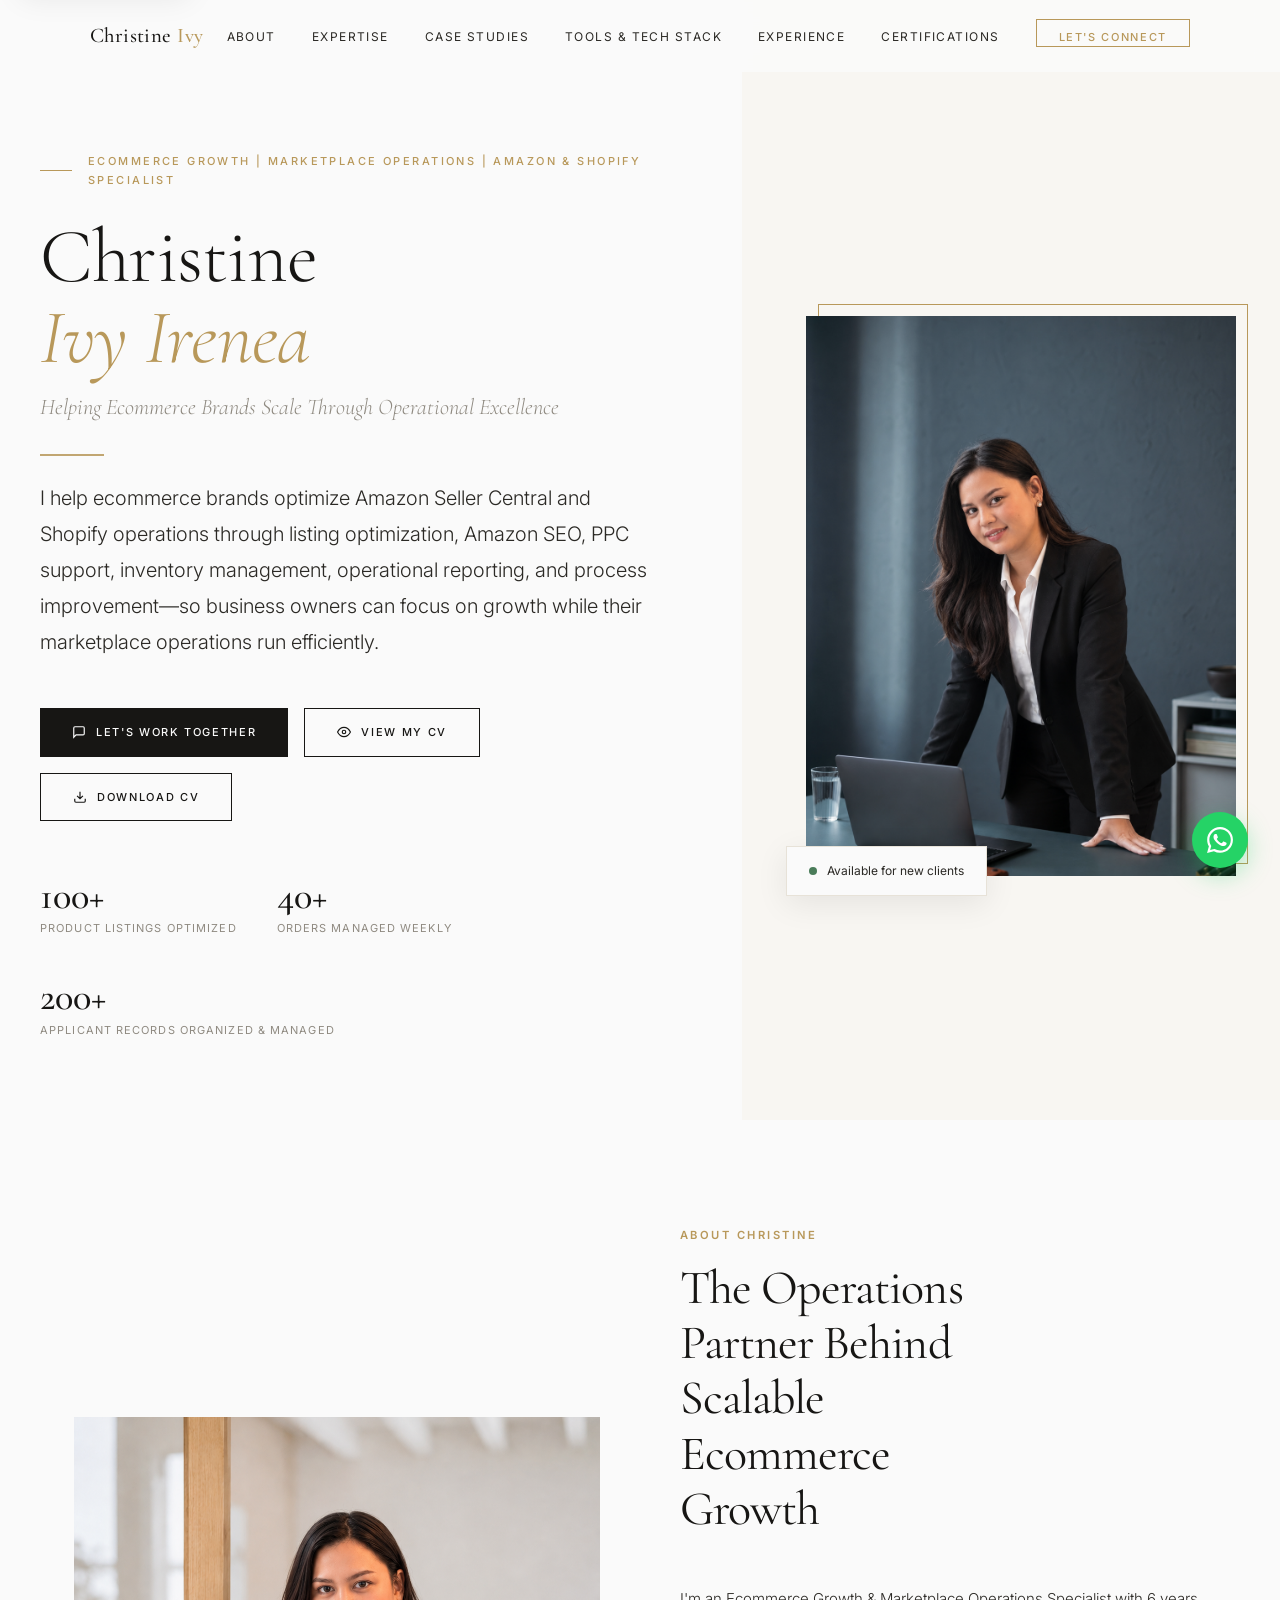
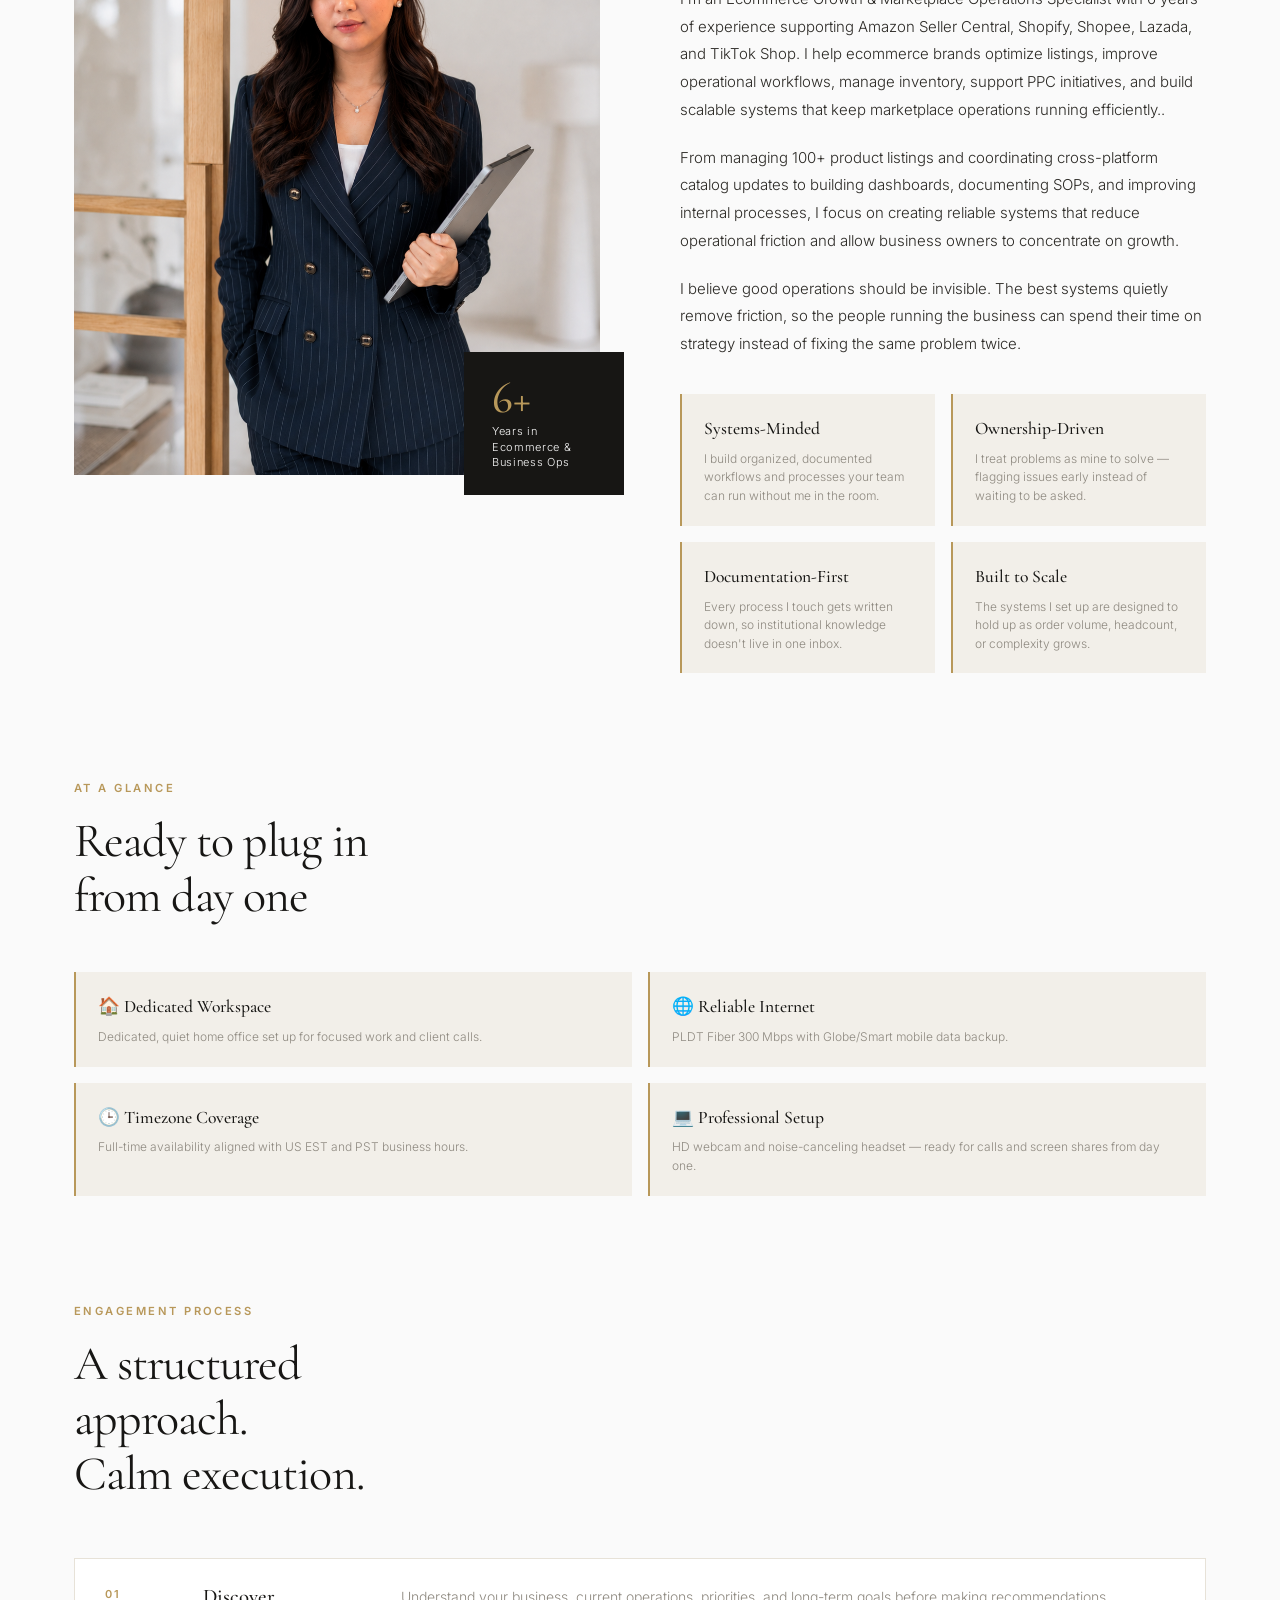
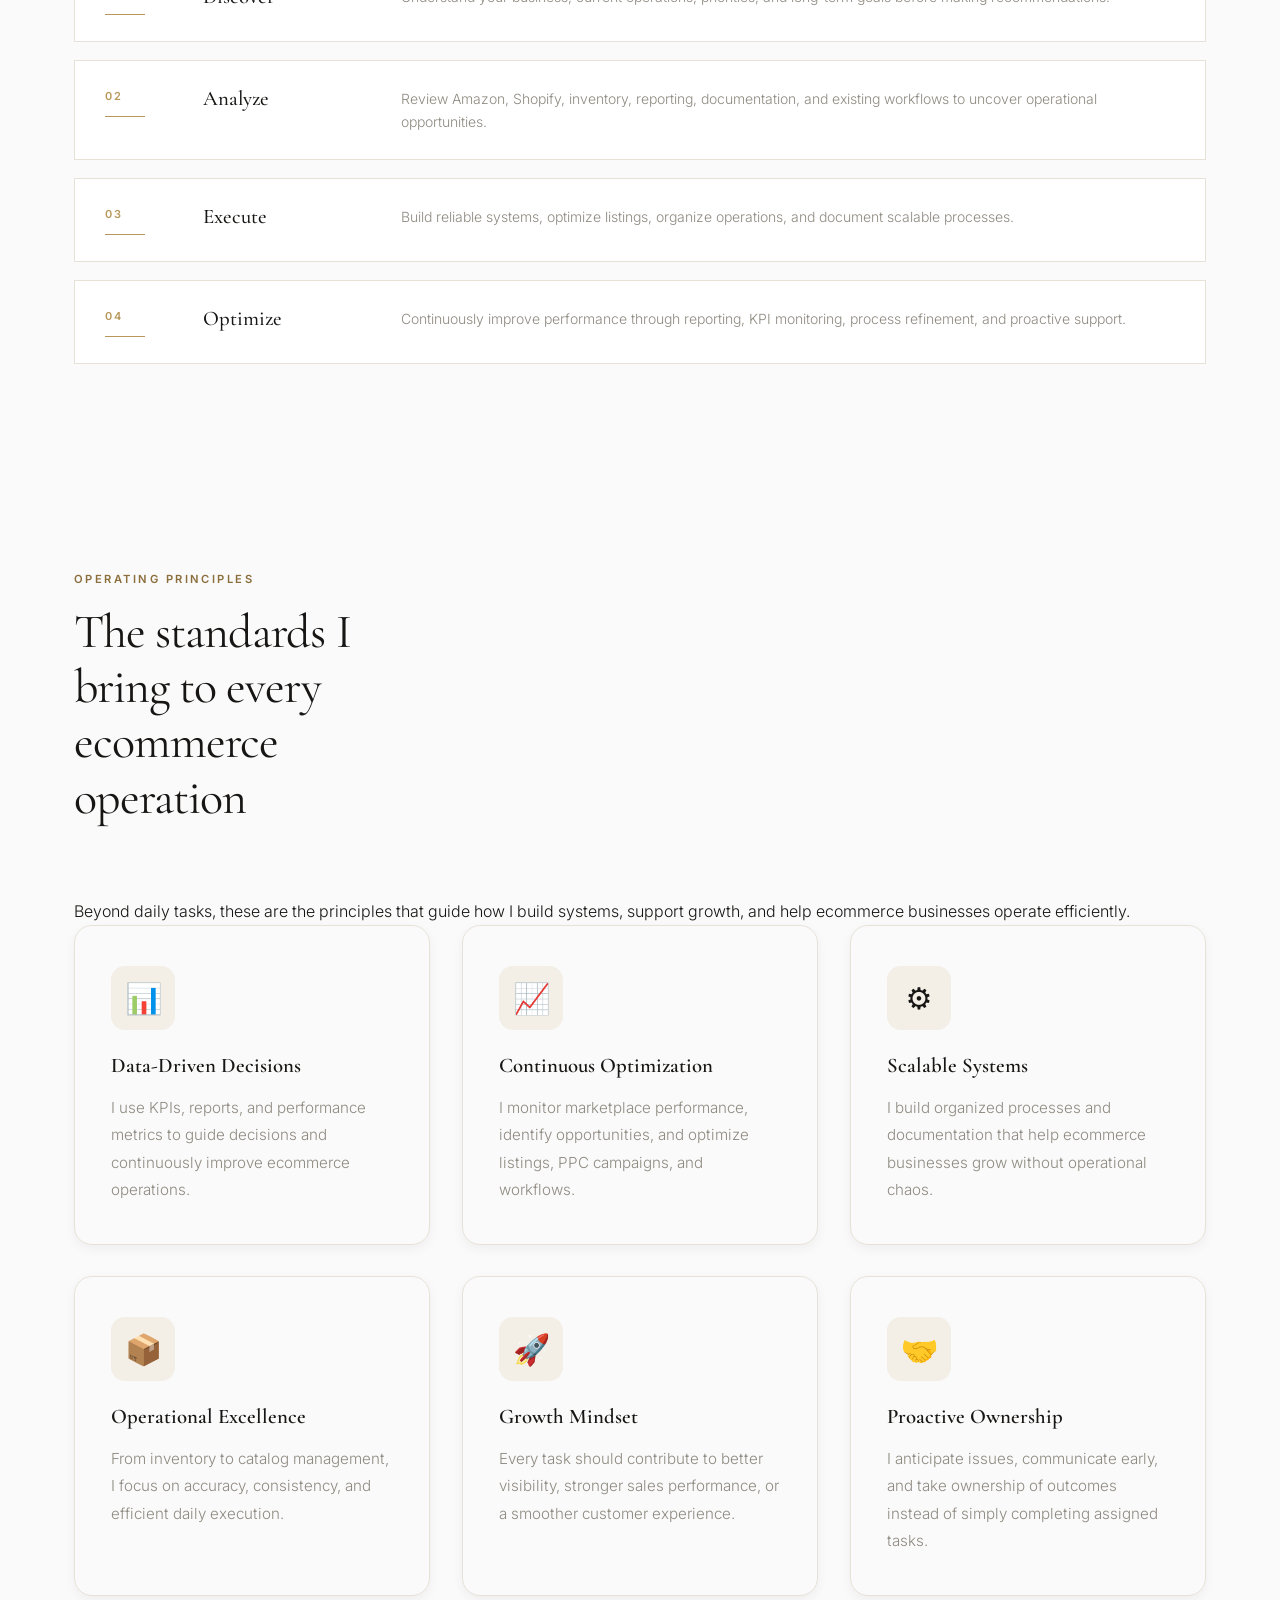
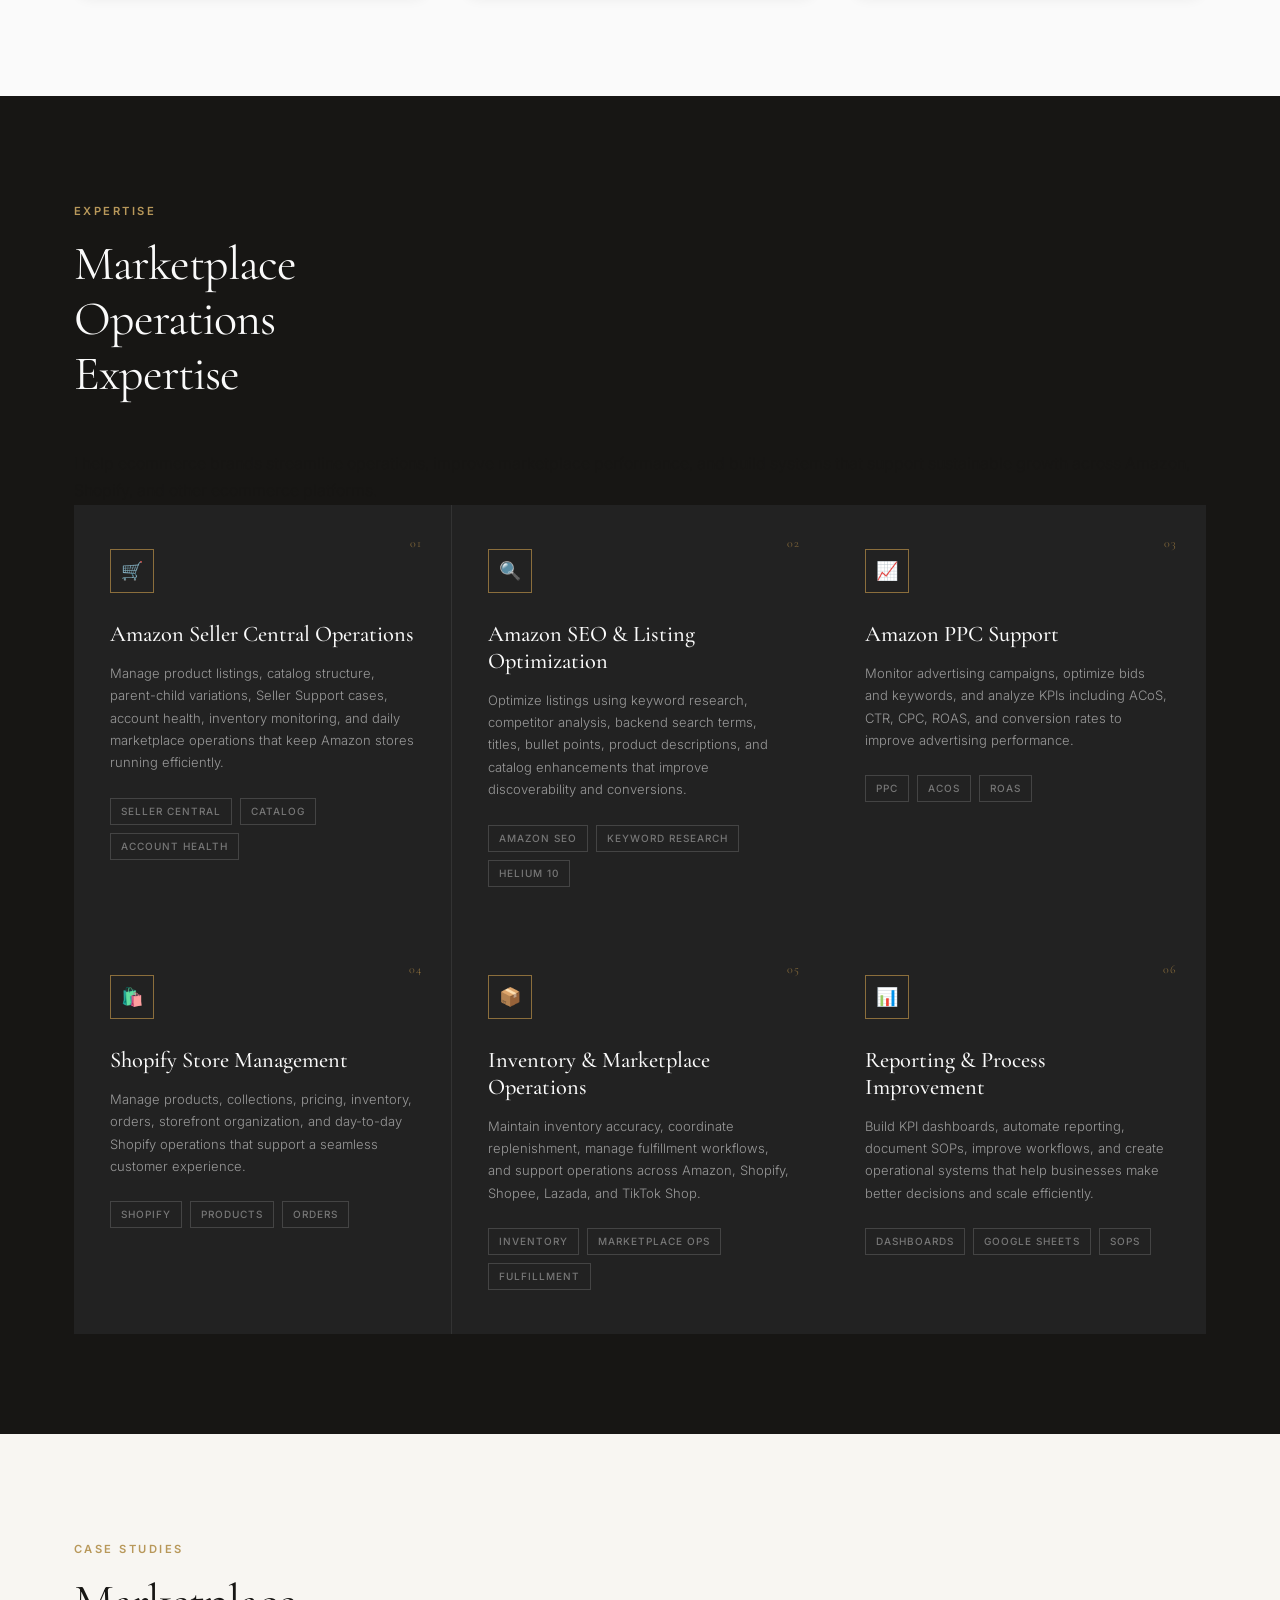
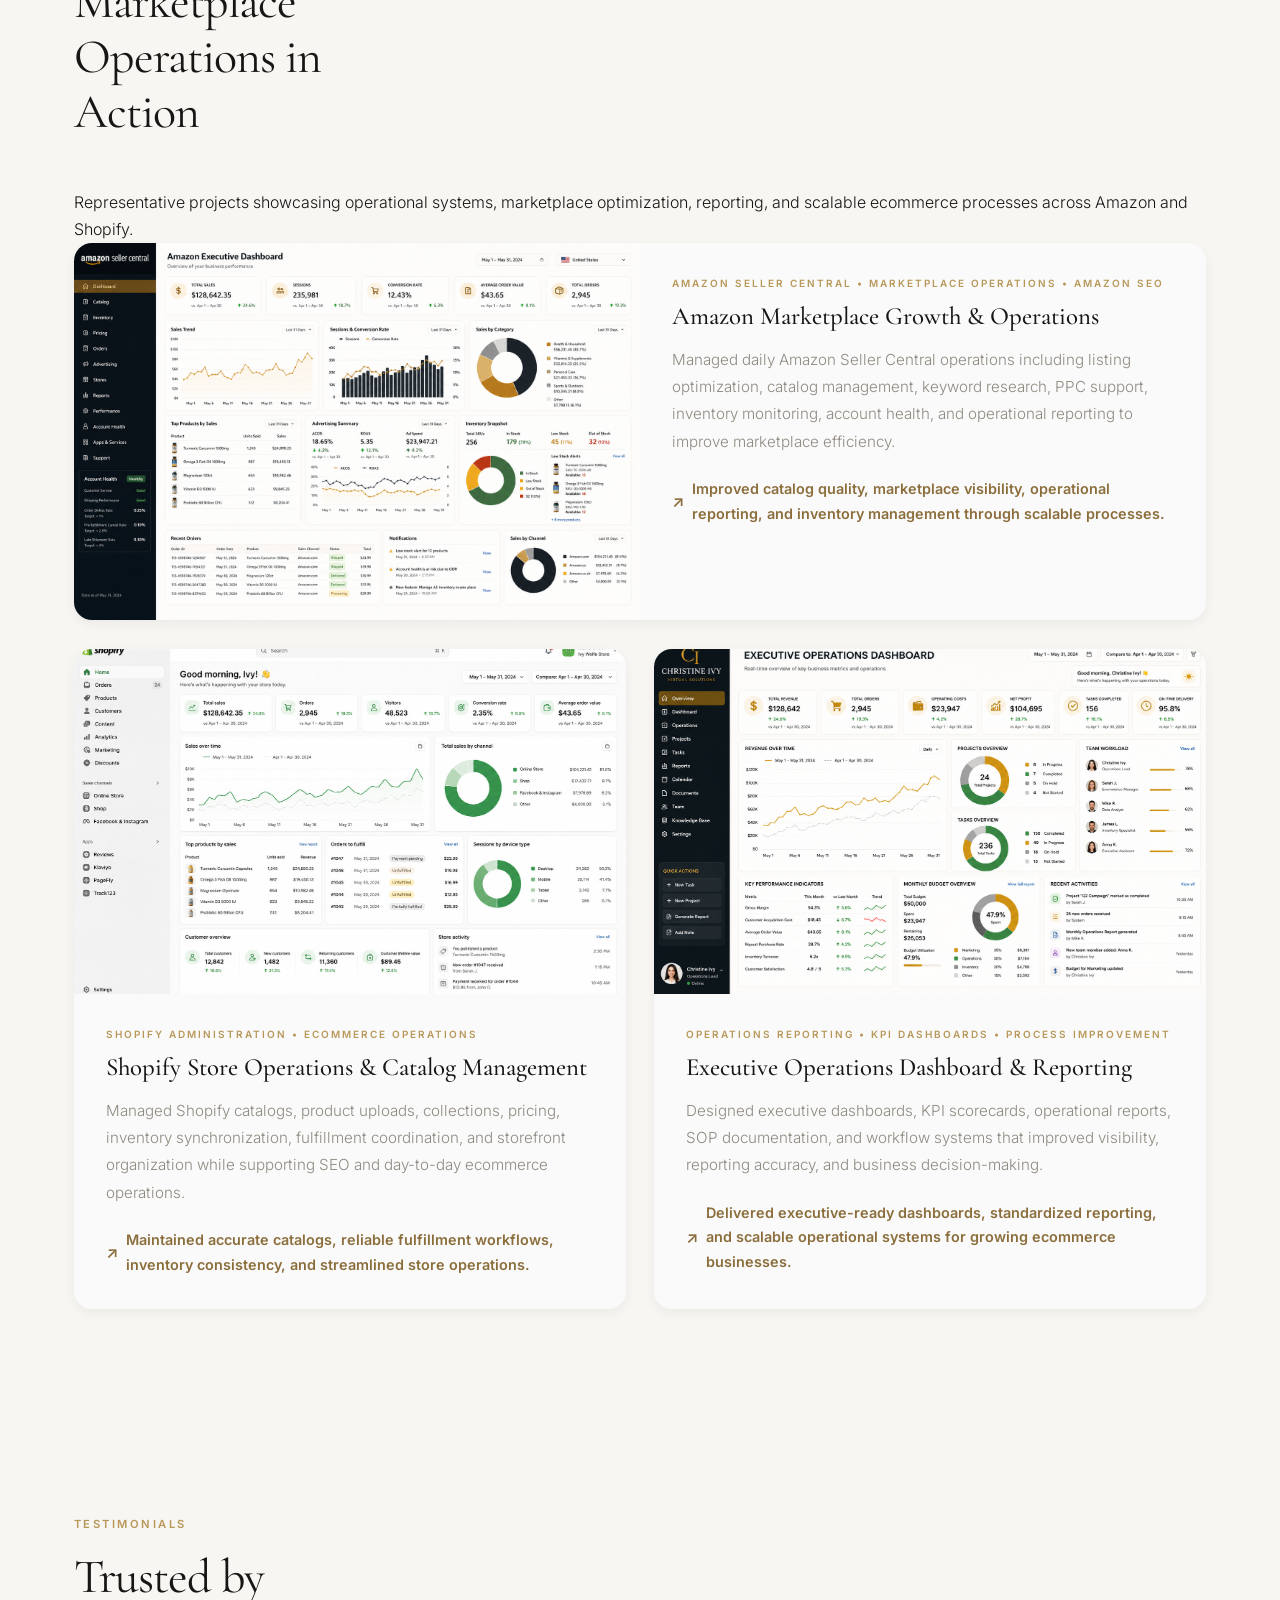
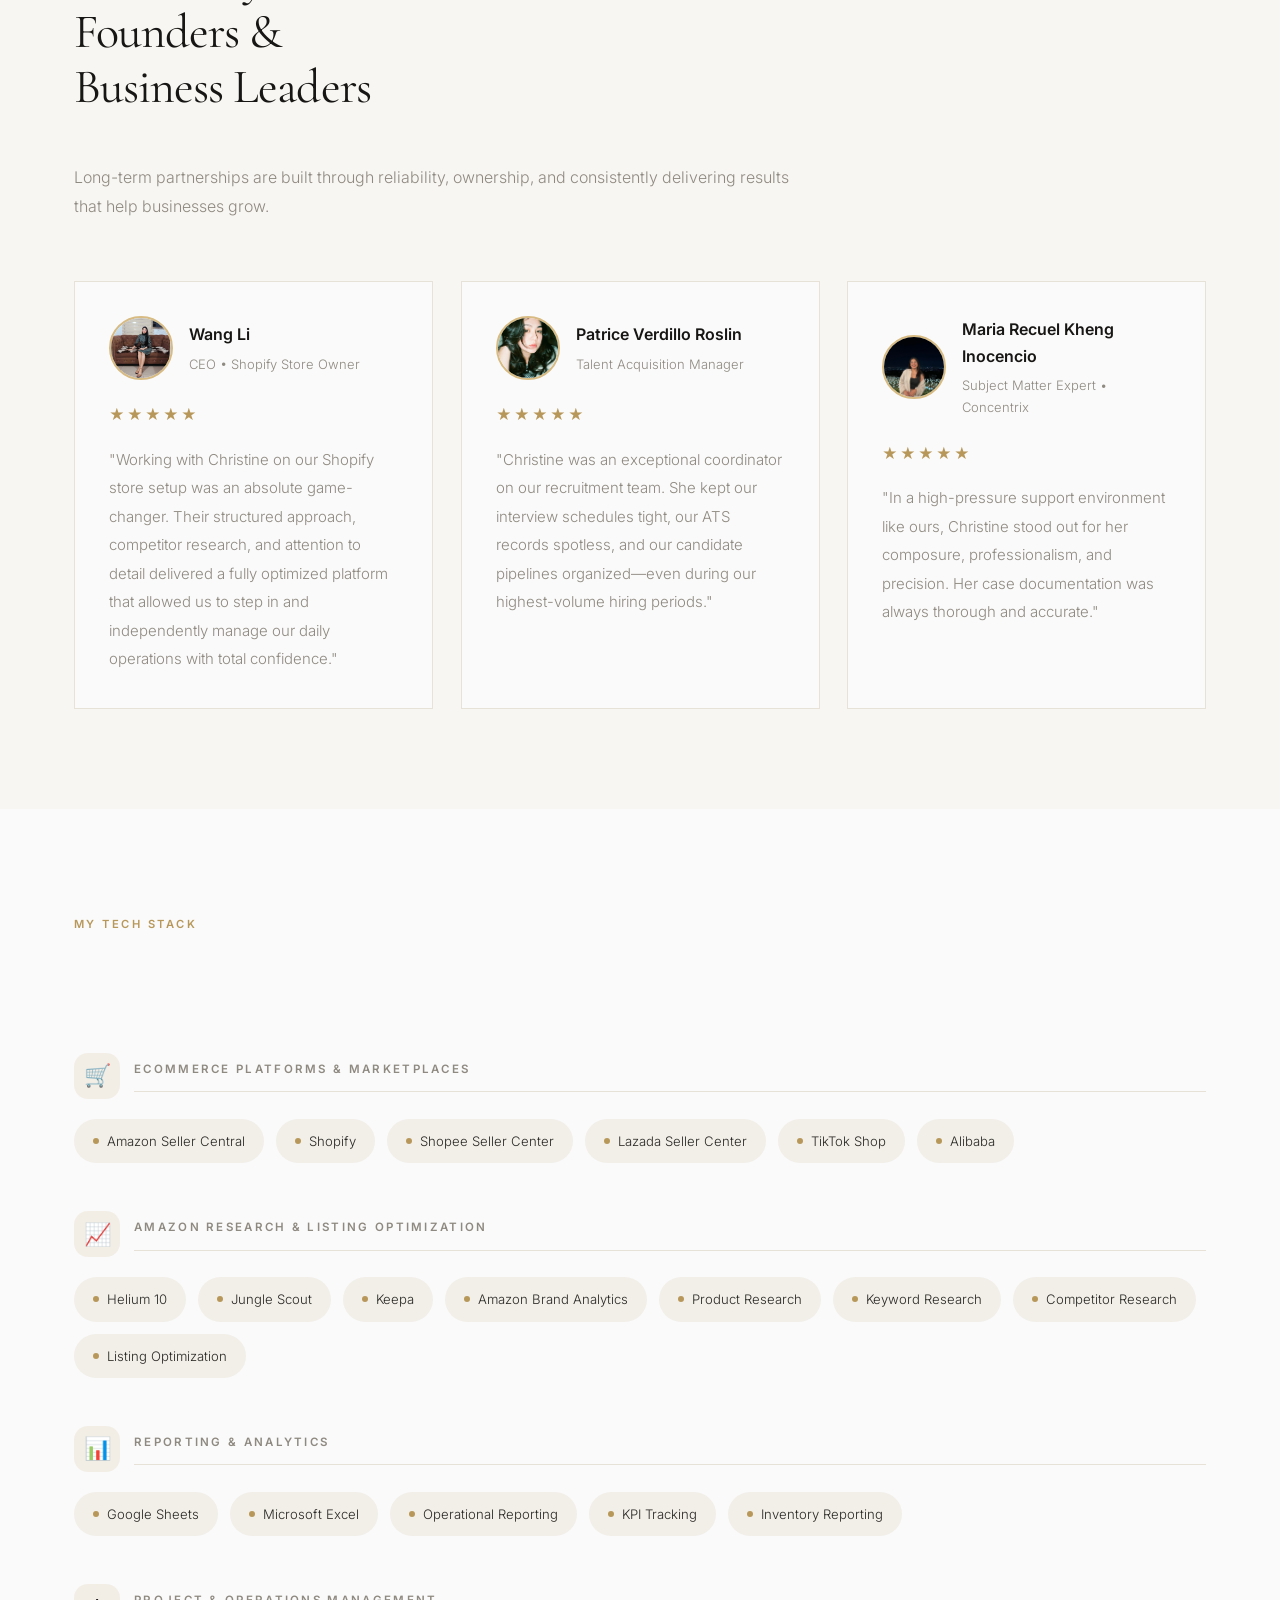
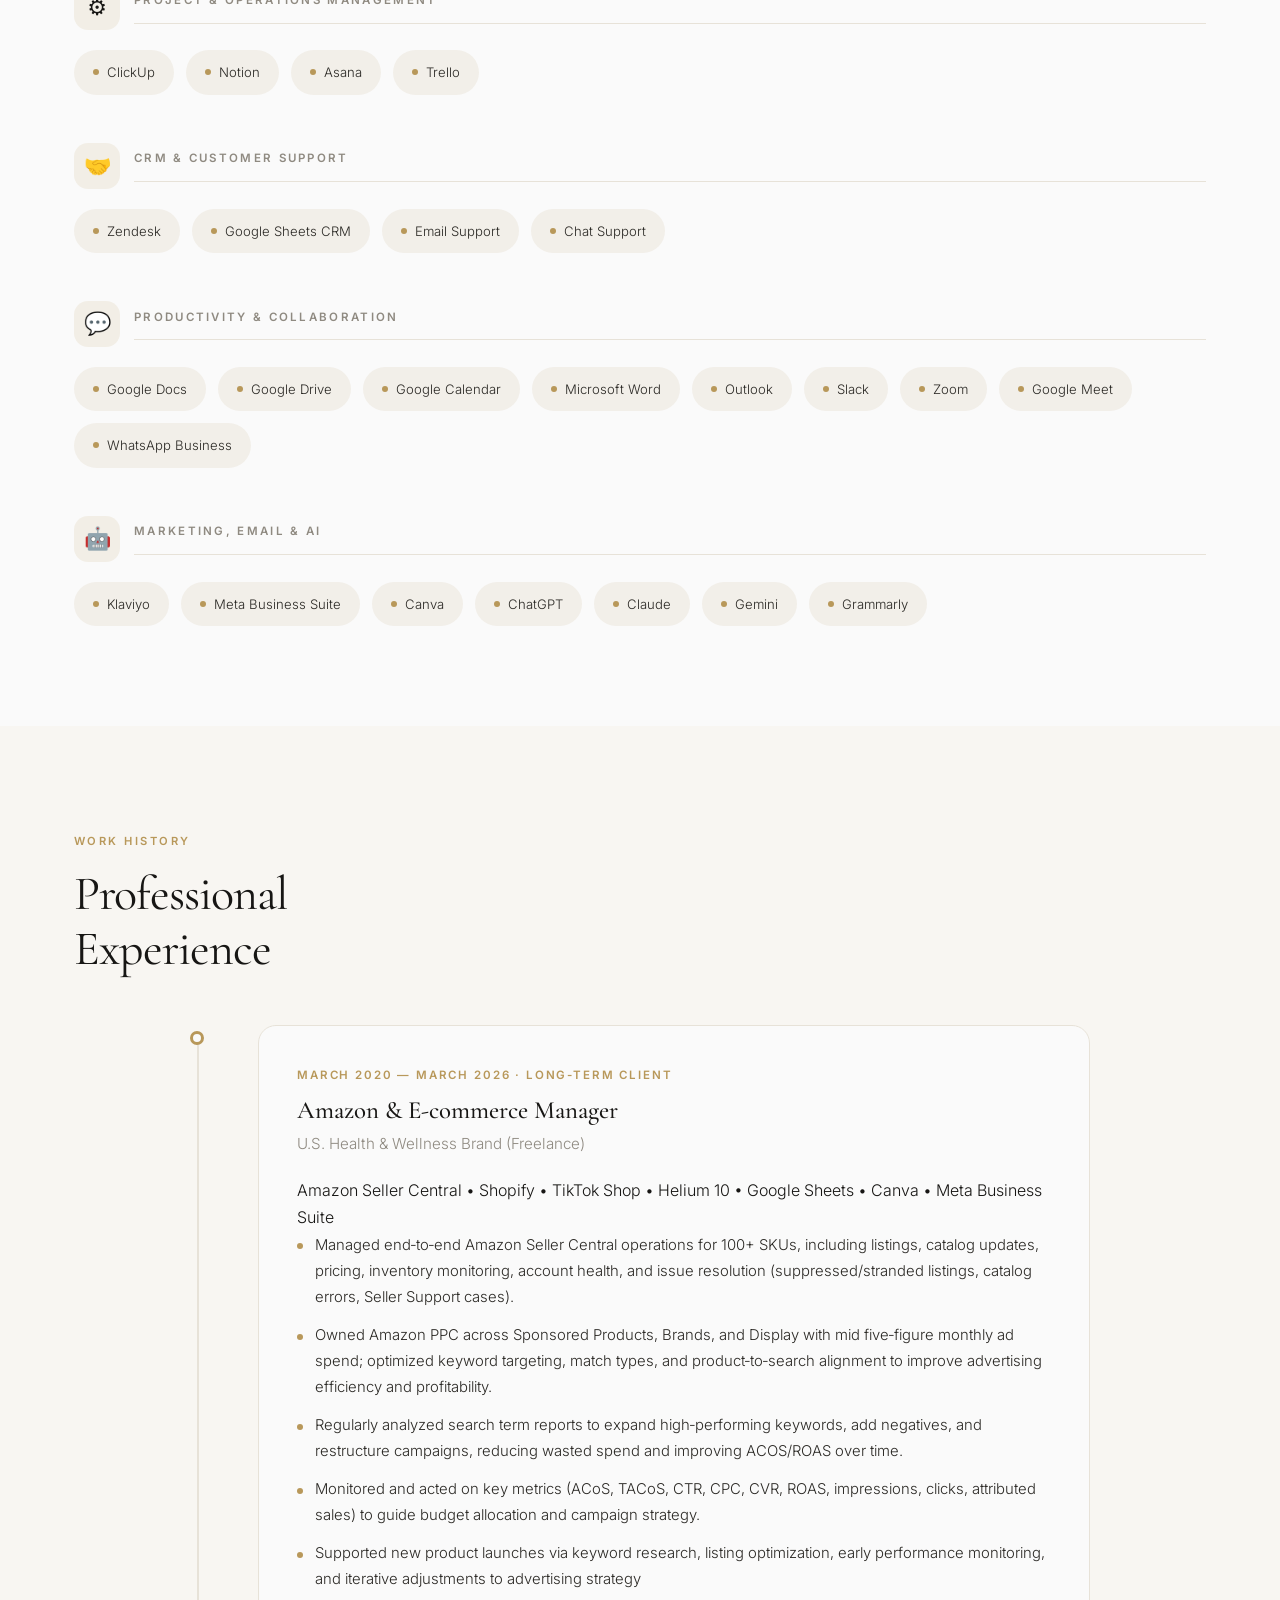
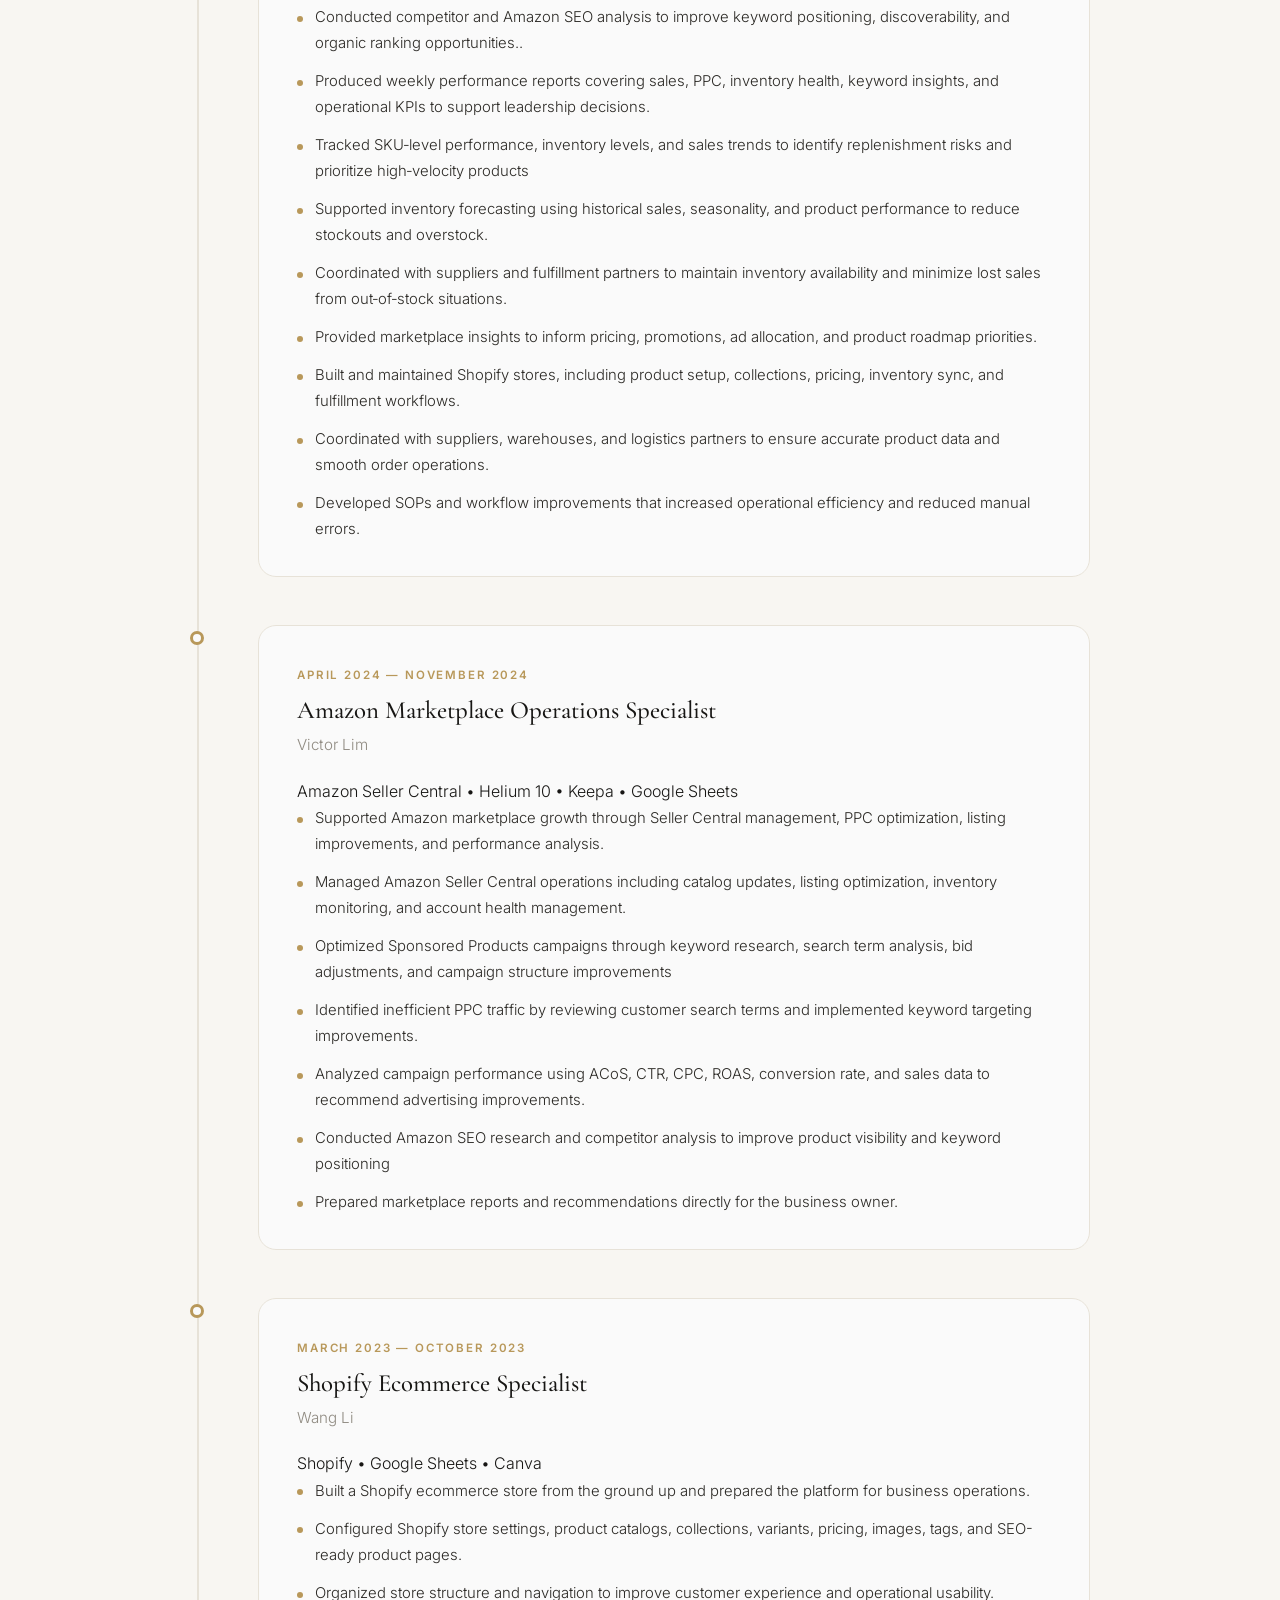
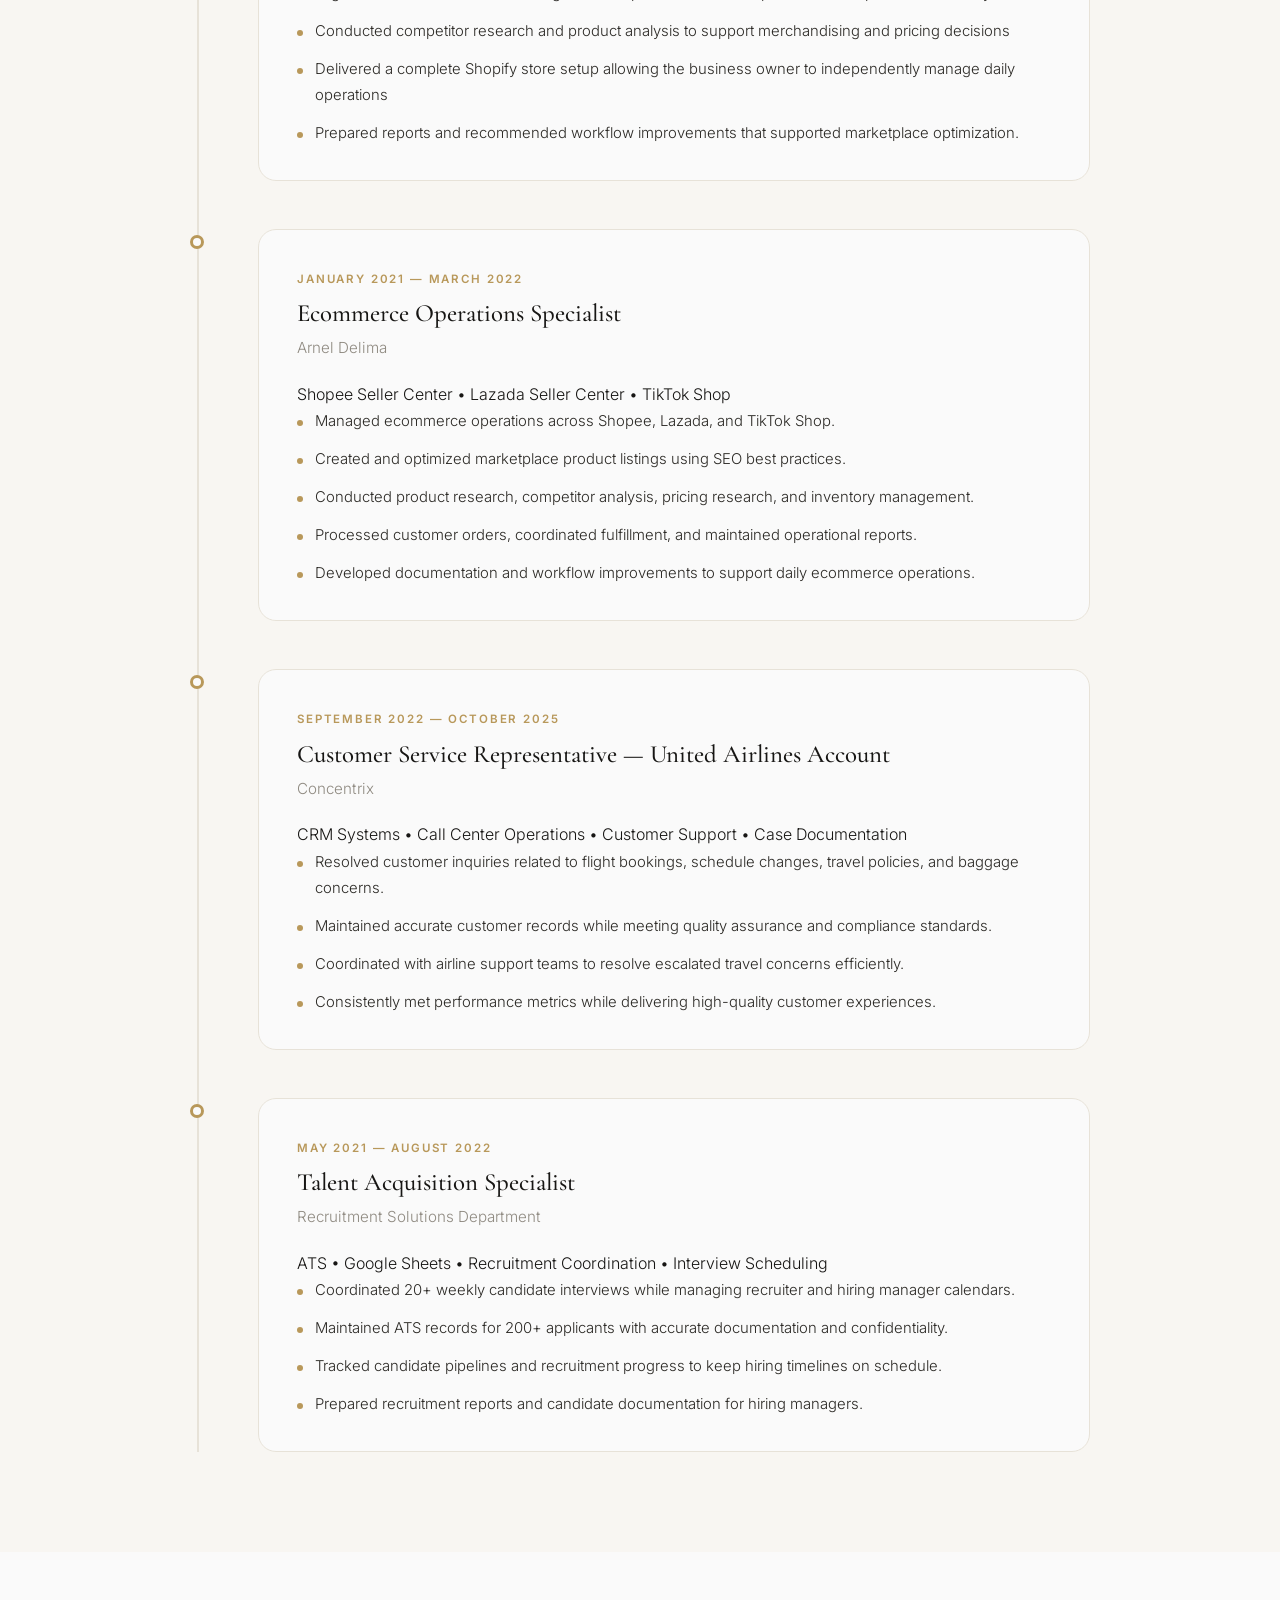
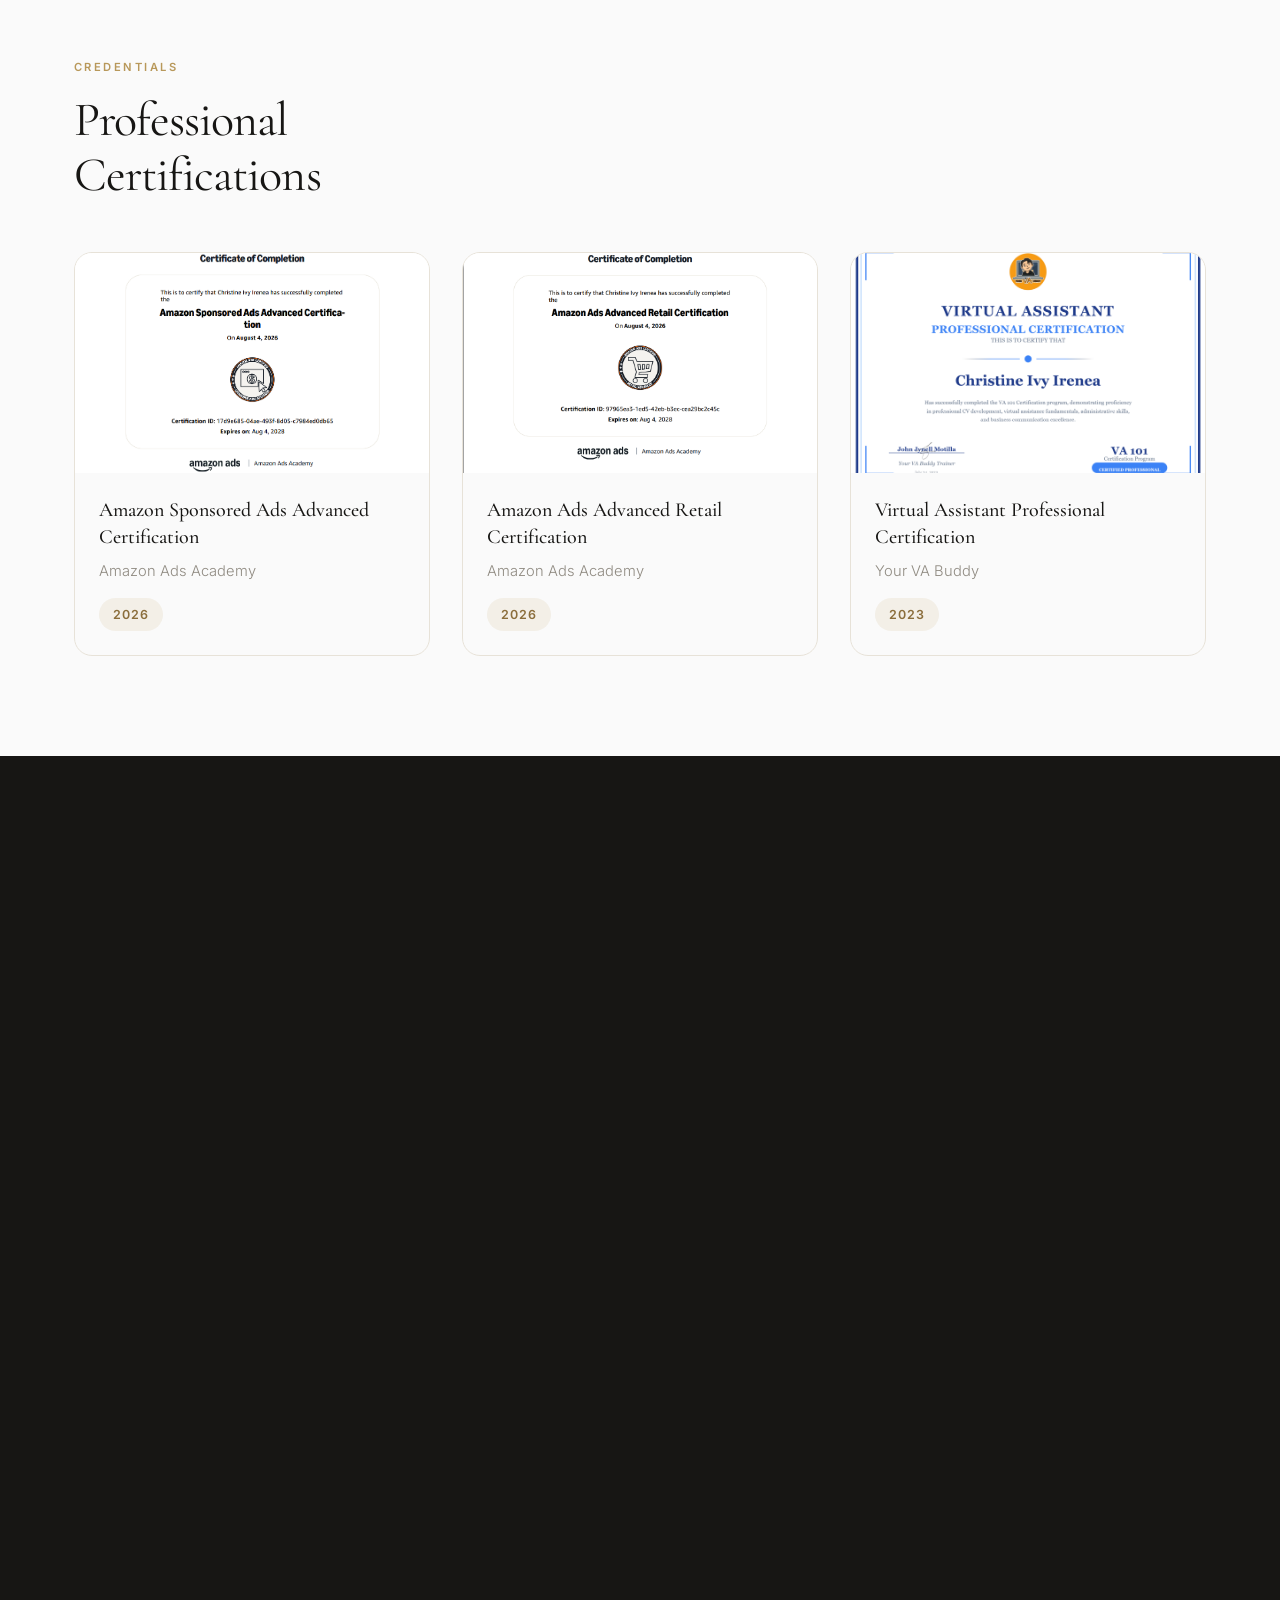
<file: index.html>
<!DOCTYPE html>
<html lang="en">

<head>
  <meta charset="UTF-8" />
  <meta name="viewport" content="width=device-width, initial-scale=1.0" />

  <meta name="description"
    content="Ecommerce Growth & Marketplace Operations Specialist with 6 years of experience optimizing Amazon Seller Central, Shopify, product listings, Amazon SEO, PPC support, inventory management, and marketplace operations for growing ecommerce brands." />

  <meta name="author" content="Christine Ivy Irenea" />

  <meta name="keywords"
    content="Amazon Seller Central, Shopify Operations, Ecommerce Operations, Marketplace Operations, Amazon SEO, Amazon PPC, Listing Optimization, Inventory Management, Catalog Management, Product Research, Competitor Research, Ecommerce Growth, Google Sheets, SOP Development, Process Improvement" />

  <meta property="og:title"
    content="Christine Ivy Irenea — Ecommerce Growth & Marketplace Operations Specialist" />

  <meta property="og:description"
    content="Helping ecommerce brands optimize Amazon Seller Central and Shopify operations through listing optimization, Amazon SEO, PPC support, inventory management, reporting, and process improvement." />

  <meta property="og:type" content="website" />

  <meta property="og:image"
    content="https://christineivyva-ctrl.github.io/images/profile.png" />

  <meta name="twitter:card" content="summary_large_image" />

  <meta name="twitter:title"
    content="Christine Ivy Irenea — Ecommerce Growth & Marketplace Operations Specialist" />

  <meta name="twitter:description"
    content="Helping ecommerce brands improve marketplace performance through Amazon Seller Central, Shopify, listing optimization, PPC support, inventory management, and operational reporting." />

  <meta name="twitter:image"
    content="https://christineivyva-ctrl.github.io/images/profile.png" />

  <title>
    Christine Ivy Irenea | Ecommerce Growth & Marketplace Operations Specialist
  </title>

  <link rel="canonical" href="https://christineivyva-ctrl.github.io/" />

  <link rel="preconnect" href="https://fonts.googleapis.com" />
  <link rel="preconnect" href="https://fonts.gstatic.com" crossorigin />

  <link
    href="https://fonts.googleapis.com/css2?family=Cormorant+Garamond:ital,wght@0,300;0,400;0,500;0,600;1,300;1,400&family=Inter:wght@300;400;500;600&display=swap"
    rel="stylesheet" />

  <link rel="stylesheet" href="style.css" />

  <script type="application/ld+json">
{
  "@context":"https://schema.org",
  "@type":"Person",
  "name":"Christine Ivy Irenea",
  "jobTitle":"Ecommerce Growth & Marketplace Operations Specialist",
  "description":"Ecommerce Growth & Marketplace Operations Specialist with 6 years of experience supporting Amazon Seller Central, Shopify, marketplace operations, Amazon SEO, PPC support, inventory management, catalog optimization, reporting, and process improvement.",
  "email":"mailto:christineivy.va@gmail.com",
  "sameAs":[
    "https://linkedin.com/in/christine-ivy-irenea"
  ]
}
</script>

</head>

<body>

  <!-- Skip Link -->
  <a href="#hero" class="skip-link">
    Skip to content
  </a>

  <!-- Floating WhatsApp -->
  <a href="https://api.whatsapp.com/send?phone=639079512928&text=Hi%20Christine%2C%20I%20found%20your%20portfolio%20and%20would%20like%20to%20connect."
    target="_blank"
    rel="noopener noreferrer"
    class="floating-wa"
    aria-label="Chat on WhatsApp">

    <svg width="26" height="26" viewBox="0 0 24 24" fill="white" aria-hidden="true">
      <path d="M17.472 14.382c-.297-.149-1.758-.867-2.03-.967-.273-.099-.471-.148-.67.15-.197.297-.767.966-.94 1.164-.173.199-.347.223-.644.075-.297-.15-1.255-.463-2.39-1.475-.883-.788-1.48-1.761-1.653-2.059-.173-.297-.018-.458.13-.606.134-.133.298-.347.446-.52.149-.174.198-.298.298-.497.099-.198.05-.371-.025-.52-.075-.149-.669-1.612-.916-2.207-.242-.579-.487-.5-.669-.51-.173-.008-.371-.01-.57-.01-.198 0-.52.074-.792.372-.272.297-1.04 1.016-1.04 2.479 0 1.462 1.065 2.875 1.213 3.074.149.198 2.096 3.2 5.077 4.487.709.306 1.262.489 1.694.625.712.227 1.36.195 1.871.118.571-.085 1.758-.719 2.006-1.413.248-.694.248-1.289.173-1.413-.074-.124-.272-.198-.57-.347m-5.421 7.403h-.004a9.87 9.87 0 01-5.031-1.378l-.361-.214-3.741.982.998-3.648-.235-.374a9.86 9.86 0 01-1.51-5.26c.001-5.45 4.436-9.884 9.888-9.884 2.64 0 5.122 1.03 6.988 2.898a9.825 9.825 0 012.893 6.994c-.003 5.45-4.437 9.884-9.885 9.884m8.413-18.297A11.815 11.815 0 0012.05 0C5.495 0 .16 5.335.157 11.892c0 2.096.547 4.142 1.588 5.945L.057 24l6.305-1.654a11.882 11.882 0 005.683 1.448h.005c6.554 0 11.89-5.335 11.893-11.893a11.821 11.821 0 00-3.48-8.413z"/>
    </svg>

  </a>

  <!-- Navigation -->
  <nav id="main-nav" role="navigation" aria-label="Main navigation">

    <div class="nav-inner">

      <a href="#hero" class="nav-logo">
        Christine <span>Ivy</span>
      </a>

      <ul class="nav-links" role="list">
        <li><a href="#about">About</a></li>
        <li><a href="#services">Expertise</a></li>
        <li><a href="#projects">Case Studies</a></li>
        <li><a href="#tools">Tools & Tech Stack</a></li>
        <li><a href="#experience">Experience</a></li>
        <li><a href="#certifications">Certifications</a></li>
        <li><a href="#contact" class="nav-cta">Let's Connect</a></li>
      </ul>

      <button
        class="hamburger"
        id="hamburger"
        aria-label="Open navigation menu"
        aria-expanded="false">

        <span></span>
        <span></span>
        <span></span>

      </button>

    </div>

  </nav>

  <!-- Mobile Menu -->
  <div
    class="mobile-menu"
    id="mobile-menu"
    role="dialog"
    aria-label="Mobile navigation">

    <a href="#about" class="mobile-link">About</a>
    <a href="#services" class="mobile-link">Expertise</a>
    <a href="#projects" class="mobile-link">Case Studies</a>
    <a href="#tools" class="mobile-link">Tools & Tech Stack</a>
    <a href="#experience" class="mobile-link">Experience</a>
    <a href="#certifications" class="mobile-link">Certifications</a>
    <a href="#contact" class="mobile-link">Let's Connect</a>

  </div>

  <!-- ══════════════════════════════════════════
       HERO — rewritten around business outcomes, not tasks
  ══════════════════════════════════════════ -->
<section id="hero" aria-label="Introduction">

  <div class="hero-left">

    <div class="hero-eyebrow fade-up">
      <div class="hero-eyebrow-line"></div>
      <span>Ecommerce Growth | Marketplace Operations | Amazon & Shopify Specialist</span>
    </div>

    <h1 class="hero-name fade-up" style="transition-delay:0.1s">
      Christine<br><em>Ivy Irenea</em>
    </h1>

    <p class="hero-role fade-up" style="transition-delay:0.18s">
      Helping Ecommerce Brands Scale Through Operational Excellence
    </p>

    <div class="gold-rule" id="hero-rule"></div>

    <p class="hero-desc fade-up" style="transition-delay:0.25s">
      I help ecommerce brands optimize Amazon Seller Central and Shopify operations through listing optimization, Amazon SEO, PPC support, inventory management, operational reporting, and process improvement—so business owners can focus on growth while their marketplace operations run efficiently.
    </p>

    <div class="hero-actions fade-up" style="transition-delay:0.32s">

      <a href="#contact" class="btn-primary">
        <svg width="14" height="14" viewBox="0 0 24 24" fill="none" stroke="currentColor" stroke-width="2">
          <path d="M21 15a2 2 0 0 1-2 2H7l-4 4V5a2 2 0 0 1 2-2h14a2 2 0 0 1 2 2z"/>
        </svg>
        Let's Work Together
      </a>

      <a href="resume/christine-ivy-irenea.pdf"
         target="_blank"
         rel="noopener noreferrer"
         class="btn-outline">
        <svg width="14" height="14" viewBox="0 0 24 24" fill="none" stroke="currentColor" stroke-width="2">
          <path d="M1 12s4-8 11-8 11 8 11 8-4 8-11 8-11-8-11-8z"/>
          <circle cx="12" cy="12" r="3"/>
        </svg>
        View My CV
      </a>

      <a href="resume/christine-ivy-irenea.pdf"
         download
         class="btn-outline">
        <svg width="14" height="14" viewBox="0 0 24 24" fill="none" stroke="currentColor" stroke-width="2">
          <path d="M21 15v4a2 2 0 0 1-2 2H5a2 2 0 0 1-2-2v-4M7 10l5 5 5-5M12 15V3"/>
        </svg>
        Download CV
      </a>

    </div>

    <div class="hero-stats fade-up" style="transition-delay:0.4s">

      <div class="hero-stat">
        <div class="hero-stat-num" data-target="100" data-suffix="+">0</div>
        <div class="hero-stat-label">
          Product Listings Optimized
        </div>
      </div>

      <div class="hero-stat">
        <div class="hero-stat-num" data-target="40" data-suffix="+">0</div>
        <div class="hero-stat-label">
          Orders Managed Weekly
        </div>
      </div>

      <div class="hero-stat">
        <div class="hero-stat-num" data-target="200" data-suffix="+">0</div>
        <div class="hero-stat-label">
          Applicant Records Organized &amp; Managed
        </div>
      </div>

    </div>

  </div>

  <div class="hero-right">

    <div class="hero-image-wrap fade-up" style="transition-delay:0.2s">

      <img
        src="images/profile.png"
        alt="Christine Ivy Irenea, Ecommerce Growth & Marketplace Operations Specialist" />

      <div class="hero-availability">
        <span class="avail-dot"></span>
        <span class="avail-text">
          Available for new clients
        </span>
      </div>

    </div>

  </div>

</section>
 
  <!-- ══════════════════════════════════════════
       ABOUT — tightened ~25%, systems/ownership-focused;
       logistics (office/internet/timezone) moved to Quick Facts below
  ══════════════════════════════════════════ -->
  <section id="about" aria-label="About Christine">
    <div class="container">
      <div class="about-grid">

        <div class="about-image-wrap fade-up">
          <div class="about-image-frame">
            <img src="images/about.png" alt="Christine Ivy Irenea at work" loading="lazy" decoding="async" />
          </div>
          <!-- UPDATED: 4+ years corrected to 6 years per current resume -->
          <div class="about-image-badge">
            <div class="about-badge-num" data-target="6" data-suffix="+">6</div>
            <div class="about-badge-label">Years in Ecommerce &amp; Business Ops</div>
          </div>
        </div>

        <div class="about-text fade-up" style="transition-delay:0.15s">
          <span class="section-label">About Christine</span>
          <h2 class="section-title">The Operations Partner Behind Scalable Ecommerce Growth</h2>
          <p>I'm an Ecommerce Growth & Marketplace Operations Specialist with 6 years of experience supporting Amazon Seller Central, Shopify, Shopee, Lazada, and TikTok Shop. I help ecommerce brands optimize listings, improve operational workflows, manage inventory, support PPC initiatives, and build scalable systems that keep marketplace operations running efficiently..</p>
          <p>From managing 100+ product listings and coordinating cross-platform catalog updates to building dashboards, documenting SOPs, and improving internal processes, I focus on creating reliable systems that reduce operational friction and allow business owners to concentrate on growth.</p>
          <p>I believe good operations should be invisible. The best systems quietly remove friction, so the people running the business can spend their time on strategy instead of fixing the same problem twice.</p>
          <!-- UPDATED: pillars reframed around systems thinking, ownership, documentation, and business impact -->
          <div class="about-pillars">
            <div class="about-pillar">
              <div class="about-pillar-title">Systems-Minded</div>
              <p>I build organized, documented workflows and processes your team can run without me in the room.</p>
            </div>
            <div class="about-pillar">
              <div class="about-pillar-title">Ownership-Driven</div>
              <p>I treat problems as mine to solve — flagging issues early instead of waiting to be asked.</p>
            </div>
            <div class="about-pillar">
              <div class="about-pillar-title">Documentation-First</div>
              <p>Every process I touch gets written down, so institutional knowledge doesn't live in one inbox.</p>
            </div>
            <div class="about-pillar">
              <div class="about-pillar-title">Built to Scale</div>
              <p>The systems I set up are designed to hold up as order volume, headcount, or complexity grows.</p>
            </div>
          </div>
        </div>

      </div>
    </div>
  </section>

  <!-- ══════════════════════════════════════════
       NEW SECTION: QUICK FACTS
       Logistics details moved out of About, into their own scannable block.
       Reuses .about-pillars / .about-pillar for visual consistency with the About section above.
  ══════════════════════════════════════════ -->
  <section id="quick-facts" aria-label="Quick Facts">
    <div class="container">
      <span class="section-label fade-up">At a Glance</span>
      <h2 class="section-title fade-up">Ready to plug in from day one</h2>
      <div class="about-pillars fade-up" style="transition-delay:0.1s">
        <div class="about-pillar">
          <div class="about-pillar-title">🏠 Dedicated Workspace</div>
          <p>Dedicated, quiet home office set up for focused work and client calls.</p>
        </div>
        <div class="about-pillar">
          <div class="about-pillar-title">🌐 Reliable Internet</div>
          <p>PLDT Fiber 300 Mbps with Globe/Smart mobile data backup.</p>
        </div>
        <div class="about-pillar">
          <div class="about-pillar-title">🕒 Timezone Coverage</div>
          <p>Full-time availability aligned with US EST and PST business hours.</p>
        </div>
        <div class="about-pillar">
          <div class="about-pillar-title">💻 Professional Setup</div>
          <p>HD webcam and noise-canceling headset — ready for calls and screen shares from day one.</p>
        </div>
      </div>
    </div>
  </section>

<!-- ══════════════════════════════════════════
     ENGAGEMENT PROCESS
══════════════════════════════════════════ -->
<section id="how-i-work">

    <div class="container">

        <span class="section-label fade-up">
            Engagement Process
        </span>

        <h2 class="section-title fade-up">
            A structured approach.<br>
            Calm execution.
        </h2>

        <div class="workflow">

            <div class="workflow-item fade-up">

                <div class="workflow-top">
                    <span class="workflow-step">01</span>
                    <div class="workflow-line"></div>
                </div>

                <h3>Discover</h3>

                <p>
                    Understand your business, current operations, priorities,
                    and long-term goals before making recommendations.
                </p>

            </div>

            <div class="workflow-arrow">↓</div>

            <div class="workflow-item fade-up" style="transition-delay:.08s">

                <div class="workflow-top">
                    <span class="workflow-step">02</span>
                    <div class="workflow-line"></div>
                </div>

                <h3>Analyze</h3>

                <p>
                    Review Amazon, Shopify, inventory, reporting,
                    documentation, and existing workflows to uncover
                    operational opportunities.
                </p>

            </div>

            <div class="workflow-arrow">↓</div>

            <div class="workflow-item fade-up" style="transition-delay:.16s">

                <div class="workflow-top">
                    <span class="workflow-step">03</span>
                    <div class="workflow-line"></div>
                </div>

                <h3>Execute</h3>

                <p>
                    Build reliable systems, optimize listings,
                    organize operations, and document scalable processes.
                </p>

            </div>

            <div class="workflow-arrow">↓</div>

            <div class="workflow-item fade-up" style="transition-delay:.24s">

                <div class="workflow-top">
                    <span class="workflow-step">04</span>
                    <div class="workflow-line"></div>
                </div>

                <h3>Optimize</h3>

                <p>
                    Continuously improve performance through reporting,
                    KPI monitoring, process refinement, and proactive support.
                </p>

            </div>

        </div>

    </div>

</section>

<!-- ══════════════════════════════════════════
     OPERATING PRINCIPLES
══════════════════════════════════════════ -->
<section id="principles" aria-label="Operating Principles">
  <div class="container">

    <span class="section-label fade-up">
      Operating Principles
    </span>

    <h2 class="section-title fade-up">
      The standards I bring to every ecommerce operation
    </h2>

    <p class="section-intro fade-up" style="transition-delay:.05s">
      Beyond daily tasks, these are the principles that guide how I build systems, support growth, and help ecommerce businesses operate efficiently.
    </p>

    <div class="principles-grid">

      <div class="principle-card fade-up">
        <div class="principle-icon">📊</div>
        <h3 class="principle-title">Data-Driven Decisions</h3>
        <p class="principle-desc">
          I use KPIs, reports, and performance metrics to guide decisions and continuously improve ecommerce operations.
        </p>
      </div>

      <div class="principle-card fade-up" style="transition-delay:.05s">
        <div class="principle-icon">📈</div>
        <h3 class="principle-title">Continuous Optimization</h3>
        <p class="principle-desc">
          I monitor marketplace performance, identify opportunities, and optimize listings, PPC campaigns, and workflows.
        </p>
      </div>

      <div class="principle-card fade-up" style="transition-delay:.10s">
        <div class="principle-icon">⚙️</div>
        <h3 class="principle-title">Scalable Systems</h3>
        <p class="principle-desc">
          I build organized processes and documentation that help ecommerce businesses grow without operational chaos.
        </p>
      </div>

      <div class="principle-card fade-up" style="transition-delay:.15s">
        <div class="principle-icon">📦</div>
        <h3 class="principle-title">Operational Excellence</h3>
        <p class="principle-desc">
          From inventory to catalog management, I focus on accuracy, consistency, and efficient daily execution.
        </p>
      </div>

      <div class="principle-card fade-up" style="transition-delay:.20s">
        <div class="principle-icon">🚀</div>
        <h3 class="principle-title">Growth Mindset</h3>
        <p class="principle-desc">
          Every task should contribute to better visibility, stronger sales performance, or a smoother customer experience.
        </p>
      </div>

      <div class="principle-card fade-up" style="transition-delay:.25s">
        <div class="principle-icon">🤝</div>
        <h3 class="principle-title">Proactive Ownership</h3>
        <p class="principle-desc">
          I anticipate issues, communicate early, and take ownership of outcomes instead of simply completing assigned tasks.
        </p>
      </div>

    </div>

  </div>
</section>

<!-- ═══════════════════════════════════════════
     EXPERTISE
═══════════════════════════════════════════ -->
<section id="services" aria-label="Core Expertise">
  <div class="container">

    <span class="section-label fade-up">
      Expertise
    </span>

    <h2 class="section-title fade-up">
      Marketplace Operations Expertise
    </h2>

    <p class="section-intro fade-up" style="transition-delay:.05s">
      I help ecommerce brands streamline operations, improve marketplace performance, and build systems that support sustainable growth across Amazon, Shopify, and other ecommerce platforms.
    </p>

    <div class="services-grid">

      <!-- CARD 1 -->
      <article class="service-card fade-up">
        <span class="service-num">01</span>

        <div class="service-icon">🛒</div>

        <h3 class="service-title">
          Amazon Seller Central Operations
        </h3>

        <p class="service-desc">
          Manage product listings, catalog structure, parent-child variations, Seller Support cases, account health, inventory monitoring, and daily marketplace operations that keep Amazon stores running efficiently.
        </p>

        <div class="service-tags">
          <span class="tag">Seller Central</span>
          <span class="tag">Catalog</span>
          <span class="tag">Account Health</span>
        </div>
      </article>

      <!-- CARD 2 -->
      <article class="service-card fade-up" style="transition-delay:.08s">

        <span class="service-num">02</span>

        <div class="service-icon">🔍</div>

        <h3 class="service-title">
          Amazon SEO & Listing Optimization
        </h3>

        <p class="service-desc">
          Optimize listings using keyword research, competitor analysis, backend search terms, titles, bullet points, product descriptions, and catalog enhancements that improve discoverability and conversions.
        </p>

        <div class="service-tags">
          <span class="tag">Amazon SEO</span>
          <span class="tag">Keyword Research</span>
          <span class="tag">Helium 10</span>
        </div>

      </article>

      <!-- CARD 3 -->
      <article class="service-card fade-up" style="transition-delay:.16s">

        <span class="service-num">03</span>

        <div class="service-icon">📈</div>

        <h3 class="service-title">
          Amazon PPC Support
        </h3>

        <p class="service-desc">
          Monitor advertising campaigns, optimize bids and keywords, and analyze KPIs including ACoS, CTR, CPC, ROAS, and conversion rates to improve advertising performance.
        </p>

        <div class="service-tags">
          <span class="tag">PPC</span>
          <span class="tag">ACoS</span>
          <span class="tag">ROAS</span>
        </div>

      </article>

      <!-- CARD 4 -->
      <article class="service-card fade-up" style="transition-delay:.24s">

        <span class="service-num">04</span>

        <div class="service-icon">🛍️</div>

        <h3 class="service-title">
          Shopify Store Management
        </h3>

        <p class="service-desc">
          Manage products, collections, pricing, inventory, orders, storefront organization, and day-to-day Shopify operations that support a seamless customer experience.
        </p>

        <div class="service-tags">
          <span class="tag">Shopify</span>
          <span class="tag">Products</span>
          <span class="tag">Orders</span>
        </div>

      </article>

      <!-- CARD 5 -->
      <article class="service-card fade-up" style="transition-delay:.32s">

        <span class="service-num">05</span>

        <div class="service-icon">📦</div>

        <h3 class="service-title">
          Inventory & Marketplace Operations
        </h3>

        <p class="service-desc">
          Maintain inventory accuracy, coordinate replenishment, manage fulfillment workflows, and support operations across Amazon, Shopify, Shopee, Lazada, and TikTok Shop.
        </p>

        <div class="service-tags">
          <span class="tag">Inventory</span>
          <span class="tag">Marketplace Ops</span>
          <span class="tag">Fulfillment</span>
        </div>

      </article>

      <!-- CARD 6 -->
      <article class="service-card fade-up" style="transition-delay:.40s">

        <span class="service-num">06</span>

        <div class="service-icon">📊</div>

        <h3 class="service-title">
          Reporting & Process Improvement
        </h3>

        <p class="service-desc">
          Build KPI dashboards, automate reporting, document SOPs, improve workflows, and create operational systems that help businesses make better decisions and scale efficiently.
        </p>

        <div class="service-tags">
          <span class="tag">Dashboards</span>
          <span class="tag">Google Sheets</span>
          <span class="tag">SOPs</span>
        </div>

      </article>

    </div>

  </div>
</section>
<!-- ══════════════════════════════════════════
     CASE STUDIES
══════════════════════════════════════════ -->
<section id="projects" aria-label="Featured Case Studies">
  <div class="container">

    <span class="section-label fade-up">
      Case Studies
    </span>

    <h2 class="section-title fade-up">
      Marketplace Operations in Action
    </h2>

    <p class="section-intro fade-up" style="transition-delay:.05s">
      Representative projects showcasing operational systems, marketplace optimization, reporting, and scalable ecommerce processes across Amazon and Shopify.
    </p>

    <div class="projects-grid">

      <!-- AMAZON ================================================= -->

      <article class="project-card project-card--featured fade-up">

        <div class="project-img">

          <img
            src="images/case-amazon-dashboard.png"
            alt="Amazon Executive Dashboard"
            loading="lazy"
            decoding="async">

          <a href="./case-study/amazon-marketplace.html"
             class="project-overlay">

            <span class="project-overlay-label">
              View Case Study →
            </span>

          </a>

        </div>

        <div class="project-body">

          <div class="project-category">
            Amazon Seller Central • Marketplace Operations • Amazon SEO
          </div>

          <h3 class="project-title">
            Amazon Marketplace Growth & Operations
          </h3>

          <p class="project-desc">
            Managed daily Amazon Seller Central operations including listing optimization, catalog management, keyword research, PPC support, inventory monitoring, account health, and operational reporting to improve marketplace efficiency.
          </p>

          <span class="project-result">
            Improved catalog quality, marketplace visibility, operational reporting, and inventory management through scalable processes.
          </span>

        </div>

      </article>


      <!-- SHOPIFY ================================================= -->

      <article class="project-card fade-up"
               style="transition-delay:.10s">

        <div class="project-img">

          <img
            src="images/case-shopify-dashboard.png"
            alt="Shopify Operations Dashboard"
            loading="lazy"
            decoding="async">

          <a href="./case-study/shopify-operations.html"
             class="project-overlay">

            <span class="project-overlay-label">
              View Case Study →
            </span>

          </a>

        </div>

        <div class="project-body">

          <div class="project-category">
            Shopify Administration • Ecommerce Operations
          </div>

          <h3 class="project-title">
            Shopify Store Operations & Catalog Management
          </h3>

          <p class="project-desc">
            Managed Shopify catalogs, product uploads, collections, pricing, inventory synchronization, fulfillment coordination, and storefront organization while supporting SEO and day-to-day ecommerce operations.
          </p>

          <span class="project-result">
            Maintained accurate catalogs, reliable fulfillment workflows, inventory consistency, and streamlined store operations.
          </span>

        </div>

      </article>


      <!-- REPORTING =============================================== -->

      <article class="project-card fade-up"
               style="transition-delay:.20s">

        <div class="project-img">

          <img
            src="images/case-operations-dashboard.png"
            alt="Executive Operations Dashboard"
            loading="lazy"
            decoding="async">

          <a href="./case-study/operational-reporting.html"
             class="project-overlay">

            <span class="project-overlay-label">
              View Case Study →
            </span>

          </a>

        </div>

        <div class="project-body">

          <div class="project-category">
            Operations Reporting • KPI Dashboards • Process Improvement
          </div>

          <h3 class="project-title">
            Executive Operations Dashboard & Reporting
          </h3>

          <p class="project-desc">
            Designed executive dashboards, KPI scorecards, operational reports, SOP documentation, and workflow systems that improved visibility, reporting accuracy, and business decision-making.
          </p>

          <span class="project-result">
            Delivered executive-ready dashboards, standardized reporting, and scalable operational systems for growing ecommerce businesses.
          </span>

        </div>

      </article>

    </div>

  </div>
</section>
<!-- ══════════════════════════════════════════
     TESTIMONIALS
══════════════════════════════════════════ -->

<section id="testimonials" aria-label="Client Testimonials">

    <div class="container">

        <span class="section-label fade-up">
            Testimonials
        </span>

        <h2 class="section-title fade-up">
            Trusted by Founders & Business Leaders
        </h2>

        <p class="section-desc fade-up">
            Long-term partnerships are built through reliability,
            ownership, and consistently delivering results that help
            businesses grow.
        </p>

        <div class="testimonials-grid">

            <!-- ======================= -->

            <article class="testimonial-card fade-up">

                <div class="testimonial-header">

                    <img
                        src="images/testimonial-sarah.jpg"
                        alt="Sarah Jane Rivero"
                        class="testimonial-photo"
                    >

                    <div>

                        <div class="testimonial-name">
                            Wang Li
                        </div>

                        <div class="testimonial-position">
                            CEO • Shopify Store Owner
                        </div>

                    </div>

                </div>

                <div class="testimonial-stars">
                    ★★★★★
                </div>

                <p class="testimonial-text">
                    "Working with Christine on our Shopify store setup was an absolute game-changer. Their structured approach, competitor research, and attention to detail delivered a fully optimized platform that allowed us to step in and independently manage our daily operations with total confidence."
                </p>

            </article>

            <!-- ======================= -->

            <article class="testimonial-card fade-up" style="transition-delay:.1s">

                <div class="testimonial-header">

                    <img
                        src="images/testimonial-patrice.jpg"
                        alt="Patrice Verdillo Roslin"
                        class="testimonial-photo"
                    >

                    <div>

                        <div class="testimonial-name">
                            Patrice Verdillo Roslin
                        </div>

                        <div class="testimonial-position">
                            Talent Acquisition Manager
                        </div>

                    </div>

                </div>

                <div class="testimonial-stars">
                    ★★★★★
                </div>

                <p class="testimonial-text">
                    "Christine was an exceptional coordinator on our recruitment team. She kept our interview schedules tight, our ATS records spotless, and our candidate pipelines organized—even during our highest-volume hiring periods."
                </p>

            </article>

            <!-- ======================= -->

            <article class="testimonial-card fade-up" style="transition-delay:.2s">

                <div class="testimonial-header">

                    <img
                        src="images/testimonial-maria.jpg"
                        alt="Maria Recuel Kheng Inocencio"
                        class="testimonial-photo"
                    >

                    <div>

                        <div class="testimonial-name">
                            Maria Recuel Kheng Inocencio
                        </div>

                        <div class="testimonial-position">
                            Subject Matter Expert • Concentrix
                        </div>

                    </div>

                </div>

                <div class="testimonial-stars">
                    ★★★★★
                </div>

                <p class="testimonial-text">
                    "In a high-pressure support environment like ours, Christine stood out for her composure, professionalism, and precision. Her case documentation was always thorough and accurate."
                </p>

            </article>

        </div>

    </div>

</section>
<!-- ═══════════════════════════════════════════
     TOOLS & TECH STACK
═══════════════════════════════════════════ -->
<section id="tools" aria-label="Tools and Tech Stack">
  <div class="container">

    <span class="section-label fade-up">My Tech Stack</span>
    <h2 class="section-title fade-up">Tools I Use</h2>

    <div class="tools-categories fade-up" style="transition-delay:.1s">

      <!-- Ecommerce -->
      <div class="tools-category">

        <div class="tools-category-header">
          <span class="tools-icon">🛒</span>
          <div class="tools-category-label">
            Ecommerce Platforms & Marketplaces
          </div>
        </div>

        <div class="tools-row">

          <span class="tool-chip"><span class="tool-chip-dot"></span>Amazon Seller Central</span>
          <span class="tool-chip"><span class="tool-chip-dot"></span>Shopify</span>
          <span class="tool-chip"><span class="tool-chip-dot"></span>Shopee Seller Center</span>
          <span class="tool-chip"><span class="tool-chip-dot"></span>Lazada Seller Center</span>
          <span class="tool-chip"><span class="tool-chip-dot"></span>TikTok Shop</span>
          <span class="tool-chip"><span class="tool-chip-dot"></span>Alibaba</span>

        </div>

      </div>

      <!-- Amazon -->
      <div class="tools-category">

        <div class="tools-category-header">
          <span class="tools-icon">📈</span>
          <div class="tools-category-label">
            Amazon Research & Listing Optimization
          </div>
        </div>

        <div class="tools-row">

          <span class="tool-chip"><span class="tool-chip-dot"></span>Helium 10</span>
          <span class="tool-chip"><span class="tool-chip-dot"></span>Jungle Scout</span>
          <span class="tool-chip"><span class="tool-chip-dot"></span>Keepa</span>
          <span class="tool-chip"><span class="tool-chip-dot"></span>Amazon Brand Analytics</span>
          <span class="tool-chip"><span class="tool-chip-dot"></span>Product Research</span>
          <span class="tool-chip"><span class="tool-chip-dot"></span>Keyword Research</span>
          <span class="tool-chip"><span class="tool-chip-dot"></span>Competitor Research</span>
          <span class="tool-chip"><span class="tool-chip-dot"></span>Listing Optimization</span>

        </div>

      </div>

      <!-- Reporting -->
      <div class="tools-category">

        <div class="tools-category-header">
          <span class="tools-icon">📊</span>
          <div class="tools-category-label">
            Reporting & Analytics
          </div>
        </div>

        <div class="tools-row">

          <span class="tool-chip"><span class="tool-chip-dot"></span>Google Sheets</span>
          <span class="tool-chip"><span class="tool-chip-dot"></span>Microsoft Excel</span>
          <span class="tool-chip"><span class="tool-chip-dot"></span>Operational Reporting</span>
          <span class="tool-chip"><span class="tool-chip-dot"></span>KPI Tracking</span>
          <span class="tool-chip"><span class="tool-chip-dot"></span>Inventory Reporting</span>

        </div>

      </div>

      <!-- Operations -->
      <div class="tools-category">

        <div class="tools-category-header">
          <span class="tools-icon">⚙️</span>
          <div class="tools-category-label">
            Project & Operations Management
          </div>
        </div>

        <div class="tools-row">

          <span class="tool-chip"><span class="tool-chip-dot"></span>ClickUp</span>
          <span class="tool-chip"><span class="tool-chip-dot"></span>Notion</span>
          <span class="tool-chip"><span class="tool-chip-dot"></span>Asana</span>
          <span class="tool-chip"><span class="tool-chip-dot"></span>Trello</span>

        </div>

      </div>

      <!-- CRM -->
      <div class="tools-category">

        <div class="tools-category-header">
          <span class="tools-icon">🤝</span>
          <div class="tools-category-label">
            CRM & Customer Support
          </div>
        </div>

        <div class="tools-row">

          <span class="tool-chip"><span class="tool-chip-dot"></span>Zendesk</span>
          <span class="tool-chip"><span class="tool-chip-dot"></span>Google Sheets CRM</span>
          <span class="tool-chip"><span class="tool-chip-dot"></span>Email Support</span>
          <span class="tool-chip"><span class="tool-chip-dot"></span>Chat Support</span>

        </div>

      </div>

      <!-- Productivity -->
      <div class="tools-category">

        <div class="tools-category-header">
          <span class="tools-icon">💬</span>
          <div class="tools-category-label">
            Productivity & Collaboration
          </div>
        </div>

        <div class="tools-row">

          <span class="tool-chip"><span class="tool-chip-dot"></span>Google Docs</span>
          <span class="tool-chip"><span class="tool-chip-dot"></span>Google Drive</span>
          <span class="tool-chip"><span class="tool-chip-dot"></span>Google Calendar</span>
          <span class="tool-chip"><span class="tool-chip-dot"></span>Microsoft Word</span>
          <span class="tool-chip"><span class="tool-chip-dot"></span>Outlook</span>
          <span class="tool-chip"><span class="tool-chip-dot"></span>Slack</span>
          <span class="tool-chip"><span class="tool-chip-dot"></span>Zoom</span>
          <span class="tool-chip"><span class="tool-chip-dot"></span>Google Meet</span>
          <span class="tool-chip"><span class="tool-chip-dot"></span>WhatsApp Business</span>

        </div>

      </div>

      <!-- AI -->
      <div class="tools-category">

        <div class="tools-category-header">
          <span class="tools-icon">🤖</span>
          <div class="tools-category-label">
            Marketing, Email & AI
          </div>
        </div>

        <div class="tools-row">

          <span class="tool-chip"><span class="tool-chip-dot"></span>Klaviyo</span>
          <span class="tool-chip"><span class="tool-chip-dot"></span>Meta Business Suite</span>
          <span class="tool-chip"><span class="tool-chip-dot"></span>Canva</span>
          <span class="tool-chip"><span class="tool-chip-dot"></span>ChatGPT</span>
          <span class="tool-chip"><span class="tool-chip-dot"></span>Claude</span>
          <span class="tool-chip"><span class="tool-chip-dot"></span>Gemini</span>
          <span class="tool-chip"><span class="tool-chip-dot"></span>Grammarly</span>

        </div>

      </div>

    </div>

  </div>
</section>
 <!-- ══════════════════════════════════════════
     PROFESSIONAL EXPERIENCE
══════════════════════════════════════════ -->
<section id="experience" aria-label="Work Experience">
  <div class="container">

    <span class="section-label fade-up">Work History</span>
    <h2 class="section-title fade-up">Professional Experience</h2>

    <div class="timeline fade-up" style="transition-delay:.1s">

      <!-- IPTS -->
      <div class="timeline-item">
        <div class="timeline-marker">
          <div class="timeline-dot"></div>
        </div>

        <div class="timeline-content">

          <div class="timeline-period">
            March 2020 — March 2026 · Long-Term Client
          </div>

          <h3 class="timeline-role">
            Amazon & E‑commerce Manager
          </h3>

          <div class="timeline-company">
            U.S. Health & Wellness Brand  (Freelance)
          </div>

          <div class="timeline-tech">
            Amazon Seller Central • Shopify • TikTok Shop • Helium 10 • Google Sheets • Canva • Meta Business Suite
          </div>

          <ul class="timeline-bullets">

            <li>Managed end‑to‑end Amazon Seller Central operations for 100+ SKUs, including listings, catalog updates, pricing, inventory monitoring, account health, and issue resolution (suppressed/stranded listings, catalog errors, Seller Support cases).</li>

            <li>Owned Amazon PPC across Sponsored Products, Brands, and Display with mid five‑figure monthly ad spend; optimized keyword targeting, match types, and product‑to‑search alignment to improve advertising efficiency and profitability.</li>

            <li>Regularly analyzed search term reports to expand high‑performing keywords, add negatives, and restructure campaigns, reducing wasted spend and improving ACOS/ROAS over time.</li>

            <li>Monitored and acted on key metrics (ACoS, TACoS, CTR, CPC, CVR, ROAS, impressions, clicks, attributed sales) to guide budget allocation and campaign strategy.</li>

            <li>Supported new product launches via keyword research, listing optimization, early performance monitoring, and iterative adjustments to advertising strategy</li>

            <li>Conducted competitor and Amazon SEO analysis to improve keyword positioning, discoverability, and organic ranking opportunities..</li>

            <li>Produced weekly performance reports covering sales, PPC, inventory health, keyword insights, and operational KPIs to support leadership decisions.</li>

            <li>Tracked SKU‑level performance, inventory levels, and sales trends to identify replenishment risks and prioritize high‑velocity products</li>

            <li>Supported inventory forecasting using historical sales, seasonality, and product performance to reduce stockouts and overstock.</li>

            <li>Coordinated with suppliers and fulfillment partners to maintain inventory availability and minimize lost sales from out‑of‑stock situations.</li>

             <li>Provided marketplace insights to inform pricing, promotions, ad allocation, and product roadmap priorities.</li>

            <li>Built and maintained Shopify stores, including product setup, collections, pricing, inventory sync, and fulfillment workflows.</li>

            <li>Coordinated with suppliers, warehouses, and logistics partners to ensure accurate product data and smooth order operations.</li>

            <li>Developed SOPs and workflow improvements that increased operational efficiency and reduced manual errors.</li>

          </ul>

        </div>
      </div>

      <!-- Victor Lim -->
      <div class="timeline-item">
        <div class="timeline-marker">
          <div class="timeline-dot"></div>
        </div>

        <div class="timeline-content">

          <div class="timeline-period">
            April 2024 — November 2024
          </div>

          <h3 class="timeline-role">
            Amazon Marketplace Operations Specialist
          </h3>

          <div class="timeline-company">
            Victor Lim
          </div>

          <div class="timeline-tech">
            Amazon Seller Central • Helium 10 • Keepa • Google Sheets
          </div>

          <ul class="timeline-bullets">

            <li>Supported Amazon marketplace growth through Seller Central management, PPC optimization, listing improvements, and performance analysis.</li>

            <li>Managed Amazon Seller Central operations including catalog updates, listing optimization, inventory monitoring, and account health management.</li>

            <li>Optimized Sponsored Products campaigns through keyword research, search term analysis, bid adjustments, and campaign structure improvements</li>

            <li>Identified inefficient PPC traffic by reviewing customer search terms and implemented keyword targeting improvements.</li>

            <li>Analyzed campaign performance using ACoS, CTR, CPC, ROAS, conversion rate, and sales data to recommend advertising improvements.</li>

            <li>Conducted Amazon SEO research and competitor analysis to improve product visibility and keyword positioning</li>

            <li>Prepared marketplace reports and recommendations directly for the business owner.</li>

          </ul>

        </div>
      </div>

      <!-- Wang Li -->
      <div class="timeline-item">
        <div class="timeline-marker">
          <div class="timeline-dot"></div>
        </div>

        <div class="timeline-content">

          <div class="timeline-period">
            March 2023 — October 2023
          </div>

          <h3 class="timeline-role">
            Shopify Ecommerce Specialist
          </h3>

          <div class="timeline-company">
            Wang Li
          </div>

          <div class="timeline-tech">
            Shopify • Google Sheets • Canva
          </div>

          <ul class="timeline-bullets">

            <li>Built a Shopify ecommerce store from the ground up and prepared the platform for business operations.</li>

            <li>Configured Shopify store settings, product catalogs, collections, variants, pricing, images, tags, and SEO-ready product pages.</li>

            <li>Organized store structure and navigation to improve customer experience and operational usability.</li>

            <li>Conducted competitor research and product analysis to support merchandising and pricing decisions</li>

            <li>Delivered a complete Shopify store setup allowing the business owner to independently manage daily operations</li>

            <li>Prepared reports and recommended workflow improvements that supported marketplace optimization.</li>

          </ul>

        </div>
      </div>

      <!-- Arnel Delima -->
      <div class="timeline-item">
        <div class="timeline-marker">
          <div class="timeline-dot"></div>
        </div>

        <div class="timeline-content">

          <div class="timeline-period">
            January 2021 — March 2022
          </div>

          <h3 class="timeline-role">
            Ecommerce Operations Specialist
          </h3>

          <div class="timeline-company">
            Arnel Delima
          </div>

          <div class="timeline-tech">
            Shopee Seller Center • Lazada Seller Center • TikTok Shop
          </div>

          <ul class="timeline-bullets">

            <li>Managed ecommerce operations across Shopee, Lazada, and TikTok Shop.</li>

            <li>Created and optimized marketplace product listings using SEO best practices.</li>

            <li>Conducted product research, competitor analysis, pricing research, and inventory management.</li>

            <li>Processed customer orders, coordinated fulfillment, and maintained operational reports.</li>

            <li>Developed documentation and workflow improvements to support daily ecommerce operations.</li>

          </ul>

        </div>
      </div>

      <!-- Concentrix -->
      <div class="timeline-item">
        <div class="timeline-marker">
          <div class="timeline-dot"></div>
        </div>

        <div class="timeline-content">

          <div class="timeline-period">
            September 2022 — October 2025
          </div>

          <h3 class="timeline-role">
            Customer Service Representative — United Airlines Account
          </h3>

          <div class="timeline-company">
            Concentrix
          </div>

          <div class="timeline-tech">
            CRM Systems • Call Center Operations • Customer Support • Case Documentation
          </div>

          <ul class="timeline-bullets">

            <li>Resolved customer inquiries related to flight bookings, schedule changes, travel policies, and baggage concerns.</li>

            <li>Maintained accurate customer records while meeting quality assurance and compliance standards.</li>

            <li>Coordinated with airline support teams to resolve escalated travel concerns efficiently.</li>

            <li>Consistently met performance metrics while delivering high-quality customer experiences.</li>

          </ul>

        </div>
      </div>

      <!-- Recruitment -->
      <div class="timeline-item">
        <div class="timeline-marker">
          <div class="timeline-dot"></div>
        </div>

        <div class="timeline-content">

          <div class="timeline-period">
            May 2021 — August 2022
          </div>

          <h3 class="timeline-role">
            Talent Acquisition Specialist
          </h3>

          <div class="timeline-company">
            Recruitment Solutions Department
          </div>

          <div class="timeline-tech">
            ATS • Google Sheets • Recruitment Coordination • Interview Scheduling
          </div>

          <ul class="timeline-bullets">

            <li>Coordinated 20+ weekly candidate interviews while managing recruiter and hiring manager calendars.</li>

            <li>Maintained ATS records for 200+ applicants with accurate documentation and confidentiality.</li>

            <li>Tracked candidate pipelines and recruitment progress to keep hiring timelines on schedule.</li>

            <li>Prepared recruitment reports and candidate documentation for hiring managers.</li>

          </ul>

        </div>
      </div>

    </div>
  </div>
</section>

<!-- ═══════════════════════════════════════════
     PROFESSIONAL CERTIFICATIONS
═══════════════════════════════════════════ -->
<section id="certifications" aria-label="Professional Certifications">
  <div class="container">

    <span class="section-label fade-up">Credentials</span>
    <h2 class="section-title fade-up">Professional Certifications</h2>

    <div class="certs-grid">

    <!-- Amazon Sponsored Ads Advanced Certification -->
      <div class="cert-card fade-up" style="transition-delay:.08s">
        <a href="images/certs/amazon-sponsored-ads-advanced-certification.png" target="_blank" rel="noopener noreferrer">
          <img
            src="images/certs/amazon-sponsored-ads-advanced-certification.png"
            alt="Amazon Sponsored Ads Advanced Certification"
            class="cert-image"
            loading="lazy">
        </a>

        <div class="cert-content">
          <div class="cert-name">Amazon Sponsored Ads Advanced Certification</div>
          <div class="cert-issuer">Amazon Ads Academy</div>
          <div class="cert-year">2026</div>
        </div>
      </div>   

      <!-- Amazon Ads Advanced Retail Certification -->
      <div class="cert-card fade-up" style="transition-delay:.08s">
        <a href="images/certs/amazon-ads-advanced-retail-certification.png" target="_blank" rel="noopener noreferrer">
          <img
            src="images/certs/amazon-ads-advanced-retail-certification.png"
            alt="Amazon Ads Advanced Retail Certification"
            class="cert-image"
            loading="lazy">
        </a>

        <div class="cert-content">
          <div class="cert-name">Amazon Ads Advanced Retail Certification</div>
          <div class="cert-issuer">Amazon Ads Academy</div>
          <div class="cert-year">2026</div>
        </div>
      </div> 


      <!-- VA 101 -->
      <div class="cert-card fade-up" style="transition-delay:.16s">
        <a href="images/certs/va-101-certification.png" target="_blank" rel="noopener noreferrer">
          <img
            src="images/certs/va-101-certification.png"
            alt="Virtual Assistant Professional Certification"
            class="cert-image"
            loading="lazy">
        </a>

        <div class="cert-content">
          <div class="cert-name">Virtual Assistant Professional Certification</div>
          <div class="cert-issuer">Your VA Buddy</div>
          <div class="cert-year">2023</div>
        </div>
      </div>

    </div>

  </div>
</section>
<!-- ═══════════════════════════════════════════
     CONTACT
═══════════════════════════════════════════ -->
<section id="contact" aria-label="Contact Christine">
  <div class="container">

    <span class="section-label fade-up">Let's Connect</span>

    <h2 class="section-title fade-up">
      Ready to optimize your ecommerce operations?
    </h2>

    <div class="contact-grid">

      <!-- LEFT COLUMN -->
      <div class="contact-info fade-up">

        <p>
          I'm available full-time for remote ecommerce roles aligned with US EST and PST business hours. I help ecommerce brands streamline marketplace operations through Amazon Seller Central management, Shopify operations, listing optimization, inventory management, PPC support, reporting, and process improvement—allowing business owners to focus on growth while daily operations run efficiently.
        </p>

        <div class="contact-note">
          <strong>Specialized in:</strong><br>
          Amazon Seller Central • Amazon SEO • Amazon PPC • Shopify Operations • Product Research • Catalog Management • Inventory Management • KPI Reporting • Marketplace Operations
        </div>

        <div class="contact-links">

          <!-- EMAIL -->
          <a href="mailto:christineivy.va@gmail.com" class="contact-link">
            <div class="contact-link-icon" aria-hidden="true">✉</div>
            <div class="contact-link-text">
              <div class="contact-link-label">Email</div>
              christineivy.va@gmail.com
            </div>
          </a>

          <!-- WHATSAPP -->
          <a href="https://api.whatsapp.com/send?phone=639079512928&text=Hi%20Christine%2C%20I%20found%20your%20portfolio%20and%20would%20like%20to%20connect."
             target="_blank"
             rel="noopener noreferrer"
             class="contact-link">

            <div class="contact-link-icon">
              <svg width="16" height="16" viewBox="0 0 24 24" fill="#25D366" aria-hidden="true">
                <path d="M17.472 14.382c-.297-.149-1.758-.867-2.03-.967-.273-.099-.471-.148-.67.15-.197.297-.767.966-.94 1.164-.173.199-.347.223-.644.075-.297-.15-1.255-.463-2.39-1.475-.883-.788-1.48-1.761-1.653-2.059-.173-.297-.018-.458.13-.606.134-.133.298-.347.446-.52.149-.174.198-.298.298-.497.099-.198.05-.371-.025-.52-.075-.149-.669-1.612-.916-2.207-.242-.579-.487-.5-.669-.51-.173-.008-.371-.01-.57-.01-.198 0-.52.074-.792.372-.272.297-1.04 1.016-1.04 2.479 0 1.462 1.065 2.875 1.213 3.074.149.198 2.096 3.2 5.077 4.487.709.306 1.262.489 1.694.625.712.227 1.36.195 1.871.118.571-.085 1.758-.719 2.006-1.413.248-.694.248-1.289.173-1.413-.074-.124-.272-.198-.57-.347m-5.421 7.403h-.004a9.87 9.87 0 01-5.031-1.378l-.361-.214-3.741.982.998-3.648-.235-.374a9.86 9.86 0 01-1.51-5.26c.001-5.45 4.436-9.884 9.888-9.884 2.64 0 5.122 1.03 6.988 2.898a9.825 9.825 0 012.893 6.994c-.003 5.45-4.437 9.884-9.885 9.884m8.413-18.297A11.815 11.815 0 0012.05 0C5.495 0 .16 5.335.157 11.892c0 2.096.547 4.142 1.588 5.945L.057 24l6.305-1.654a11.882 11.882 0 005.683 1.448h.005c6.554 0 11.89-5.335 11.893-11.893a11.821 11.821 0 00-3.48-8.413z"/>
              </svg>
            </div>

            <div class="contact-link-text">
              <div class="contact-link-label">WhatsApp</div>
              +63 907 951 2928
            </div>
          </a>

          <!-- LINKEDIN -->
          <a href="https://linkedin.com/in/christine-ivy-irenea"
             target="_blank"
             rel="noopener noreferrer"
             class="contact-link">

            <div class="contact-link-icon">
              <svg width="16" height="16" viewBox="0 0 24 24" fill="#0077B5" aria-hidden="true">
                <path d="M20.447 20.452h-3.554v-5.569c0-1.328-.027-3.037-1.852-3.037-1.853 0-2.136 1.445-2.136 2.939v5.667H9.351V9h3.414v1.561h.046c.477-.9 1.637-1.85 3.37-1.85 3.601 0 4.267 2.37 4.267 5.455v6.286zM5.337 7.433c-1.144 0-2.063-.926-2.063-2.065 0-1.138.92-2.063 2.063-2.063 1.14 0 2.064.925 2.064 2.063 0 1.139-.925 2.065-2.064 2.065zm1.782 13.019H3.555V9h3.564v11.452zM22.225 0H1.771C.792 0 0 .774 0 1.729v20.542C0 23.227.792 24 1.771 24h20.451C23.2 24 24 23.227 24 22.271V1.729C24 .774 23.2 0 22.222 0h.003z"/>
              </svg>
            </div>

            <div class="contact-link-text">
              <div class="contact-link-label">LinkedIn</div>
              linkedin.com/in/christine-ivy-irenea
            </div>
          </a>

        </div>

        <a href="resume/christine-ivy-irenea.pdf" download class="btn-gold">
          <svg width="14" height="14" viewBox="0 0 24 24" fill="none" stroke="currentColor" stroke-width="2" aria-hidden="true">
            <path d="M21 15v4a2 2 0 0 1-2 2H5a2 2 0 0 1-2-2v-4M7 10l5 5 5-5M12 15V3"/>
          </svg>
          Download My CV
        </a>

      </div>

      <!-- RIGHT COLUMN -->
      <div class="contact-form-wrap fade-up" style="transition-delay:.15s">

        <form id="contact-form" aria-label="Contact form">

          <div class="form-row">
            <div class="form-group">
              <label for="fname">First Name</label>
              <input type="text" id="fname" name="fname" placeholder="Jane" autocomplete="given-name">
            </div>

            <div class="form-group">
              <label for="lname">Last Name</label>
              <input type="text" id="lname" name="lname" placeholder="Smith" autocomplete="family-name">
            </div>
          </div>

          <div class="form-group">
            <label for="email">Email Address</label>
            <input type="email" id="email" name="email" placeholder="jane@company.com" autocomplete="email">
          </div>

          <div class="form-group">
            <label for="service">Service Needed</label>
            <select id="service" name="service">
              <option value="" disabled selected>Select a service</option>
              <option value="amazon">Amazon Seller Central Management</option>
              <option value="shopify">Shopify Operations</option>
              <option value="ppc">Amazon PPC Optimization</option>
              <option value="seo">Amazon SEO & Listing Optimization</option>
              <option value="research">Product Research & Competitor Analysis</option>
              <option value="inventory">Inventory & Catalog Management</option>
              <option value="reporting">KPI Reporting & Dashboard Creation</option>
              <option value="operations">Marketplace Operations</option>
              <option value="other">Other / Let's Discuss</option>
            </select>
          </div>

          <div class="form-group">
            <label for="message">Tell Me About Your Business</label>
            <textarea
              id="message"
              name="message"
              rows="5"
              placeholder="Tell me about your business, current challenges, and how I can help."></textarea>
          </div>

          <button type="button" id="form-submit" class="btn-form-submit">
            Let's Talk →
          </button>

          <div id="form-feedback" class="form-feedback" role="alert" aria-live="polite"></div>

        </form>

      </div>

    </div>
  </div>
</section>

<!-- ── FOOTER ── -->
<footer>
  <div class="footer-inner">

    <div class="footer-copy">
      &copy; <span id="footer-year"></span>
      <span>Christine Ivy Irenea</span>. All rights reserved.

      <span style="display:block; margin-top:4px; font-size:11px; color:#444; letter-spacing:.06em;">
        Amazon Seller Central • Shopify • Ecommerce Operations • Available Worldwide
      </span>
    </div>

    <nav class="footer-links" aria-label="Footer navigation">
      <a href="#about">About</a>
      <a href="#services">Expertise</a>
      <a href="#projects">Case Studies</a>
      <a href="#contact">Contact</a>
    </nav>

  </div>
</footer>

<script src="script.js"></script>
</body>
</html>
</file>
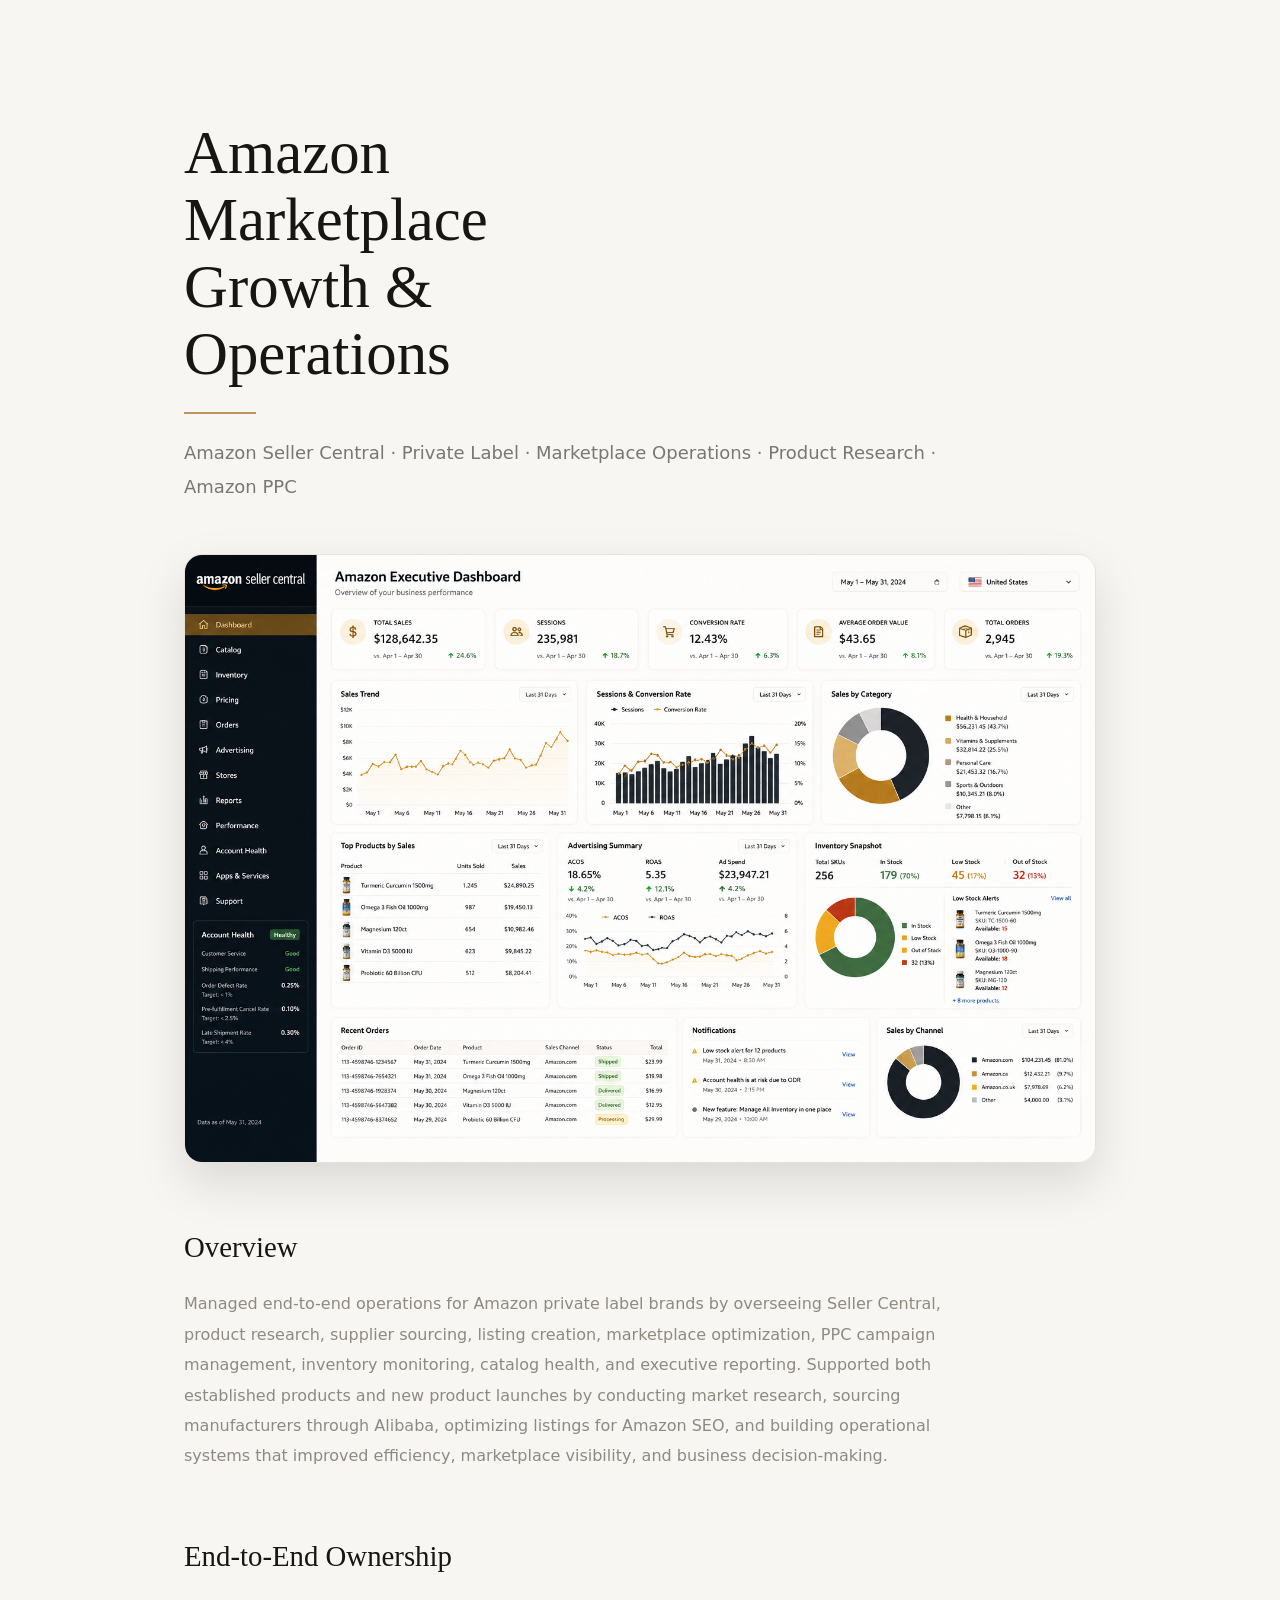
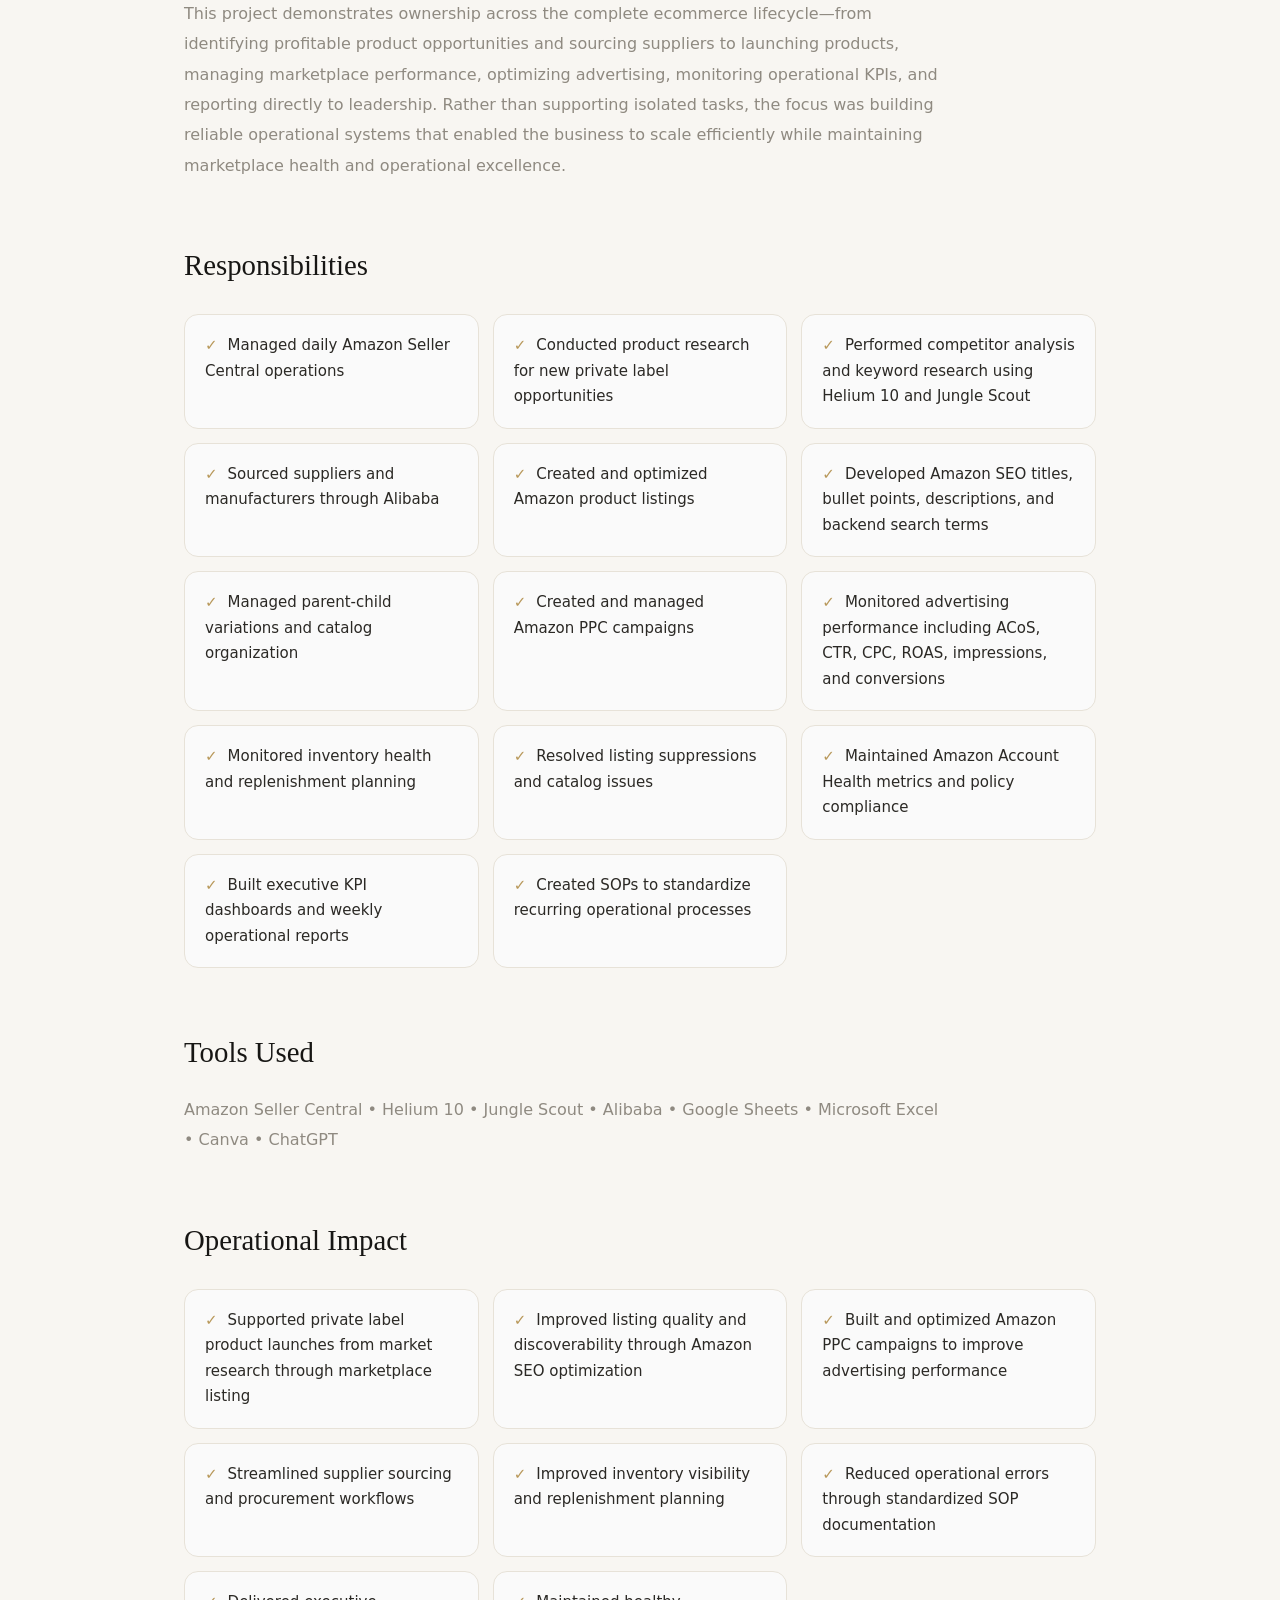
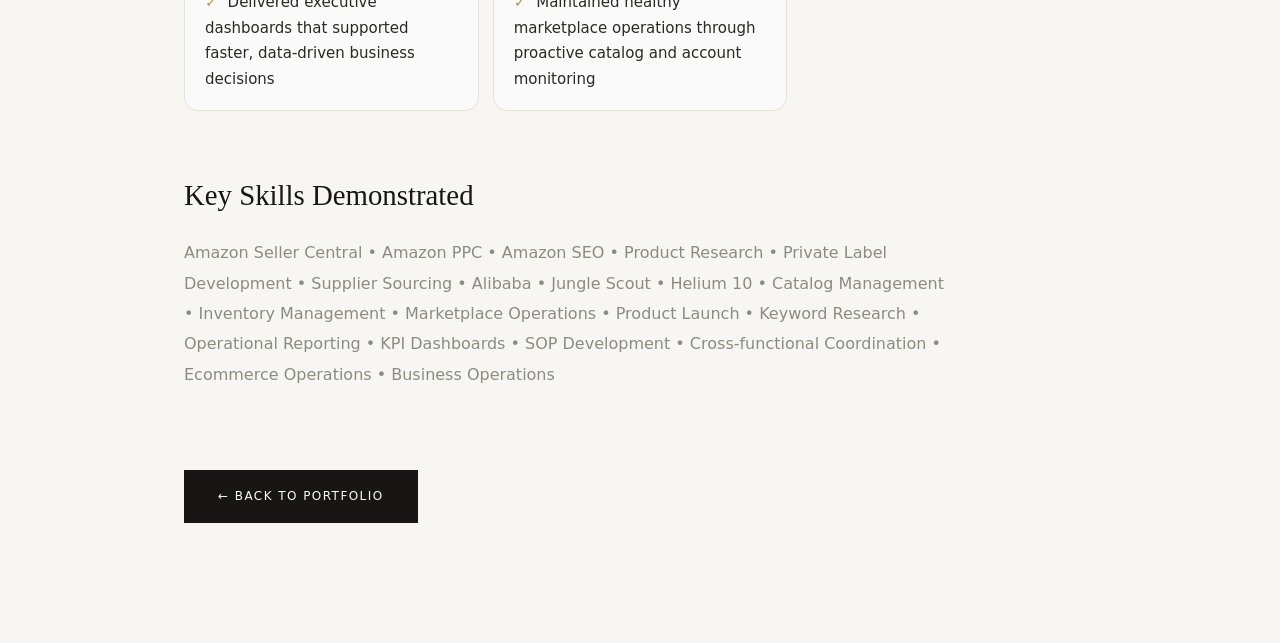
<file: case-study/amazon-marketplace.html>
<!DOCTYPE html>
<html lang="en">
<head>

<meta charset="UTF-8">
<meta name="viewport" content="width=device-width, initial-scale=1.0">

<title>Amazon Marketplace Growth | Christine Ivy</title>

<link rel="stylesheet" href="../style.css">

</head>

<body>

<section class="case-study">

<div class="container">

<h1>
Amazon Marketplace Growth & Operations
</h1>

<p style="font-size:18px;color:#777;margin-bottom:40px;">
Amazon Seller Central · Private Label · Marketplace Operations · Product Research · Amazon PPC
</p>

<img
src="../images/case-amazon-dashboard.png"
alt="Amazon Executive Operations Dashboard">

<h2>Overview</h2>

<p>

Managed end-to-end operations for Amazon private label brands by overseeing Seller Central, product research, supplier sourcing, listing creation, marketplace optimization, PPC campaign management, inventory monitoring, catalog health, and executive reporting.

Supported both established products and new product launches by conducting market research, sourcing manufacturers through Alibaba, optimizing listings for Amazon SEO, and building operational systems that improved efficiency, marketplace visibility, and business decision-making.

</p>

<h2>End-to-End Ownership</h2>

<p>

This project demonstrates ownership across the complete ecommerce lifecycle—from identifying profitable product opportunities and sourcing suppliers to launching products, managing marketplace performance, optimizing advertising, monitoring operational KPIs, and reporting directly to leadership.

Rather than supporting isolated tasks, the focus was building reliable operational systems that enabled the business to scale efficiently while maintaining marketplace health and operational excellence.

</p>

<h2>Responsibilities</h2>

<ul>

<li>Managed daily Amazon Seller Central operations</li>

<li>Conducted product research for new private label opportunities</li>

<li>Performed competitor analysis and keyword research using Helium 10 and Jungle Scout</li>

<li>Sourced suppliers and manufacturers through Alibaba</li>

<li>Created and optimized Amazon product listings</li>

<li>Developed Amazon SEO titles, bullet points, descriptions, and backend search terms</li>

<li>Managed parent-child variations and catalog organization</li>

<li>Created and managed Amazon PPC campaigns</li>

<li>Monitored advertising performance including ACoS, CTR, CPC, ROAS, impressions, and conversions</li>

<li>Monitored inventory health and replenishment planning</li>

<li>Resolved listing suppressions and catalog issues</li>

<li>Maintained Amazon Account Health metrics and policy compliance</li>

<li>Built executive KPI dashboards and weekly operational reports</li>

<li>Created SOPs to standardize recurring operational processes</li>

</ul>

<h2>Tools Used</h2>

<p>

Amazon Seller Central • Helium 10 • Jungle Scout • Alibaba • Google Sheets • Microsoft Excel • Canva • ChatGPT

</p>

<h2>Operational Impact</h2>

<ul>

<li>Supported private label product launches from market research through marketplace listing</li>

<li>Improved listing quality and discoverability through Amazon SEO optimization</li>

<li>Built and optimized Amazon PPC campaigns to improve advertising performance</li>

<li>Streamlined supplier sourcing and procurement workflows</li>

<li>Improved inventory visibility and replenishment planning</li>

<li>Reduced operational errors through standardized SOP documentation</li>

<li>Delivered executive dashboards that supported faster, data-driven business decisions</li>

<li>Maintained healthy marketplace operations through proactive catalog and account monitoring</li>

</ul>

<h2>Key Skills Demonstrated</h2>

<p>

Amazon Seller Central • Amazon PPC • Amazon SEO • Product Research • Private Label Development • Supplier Sourcing • Alibaba • Jungle Scout • Helium 10 • Catalog Management • Inventory Management • Marketplace Operations • Product Launch • Keyword Research • Operational Reporting • KPI Dashboards • SOP Development • Cross-functional Coordination • Ecommerce Operations • Business Operations

</p>

<a href="../index.html#projects">

← Back to Portfolio

</a>

</div>

</section>

</body>
</html>
</file>
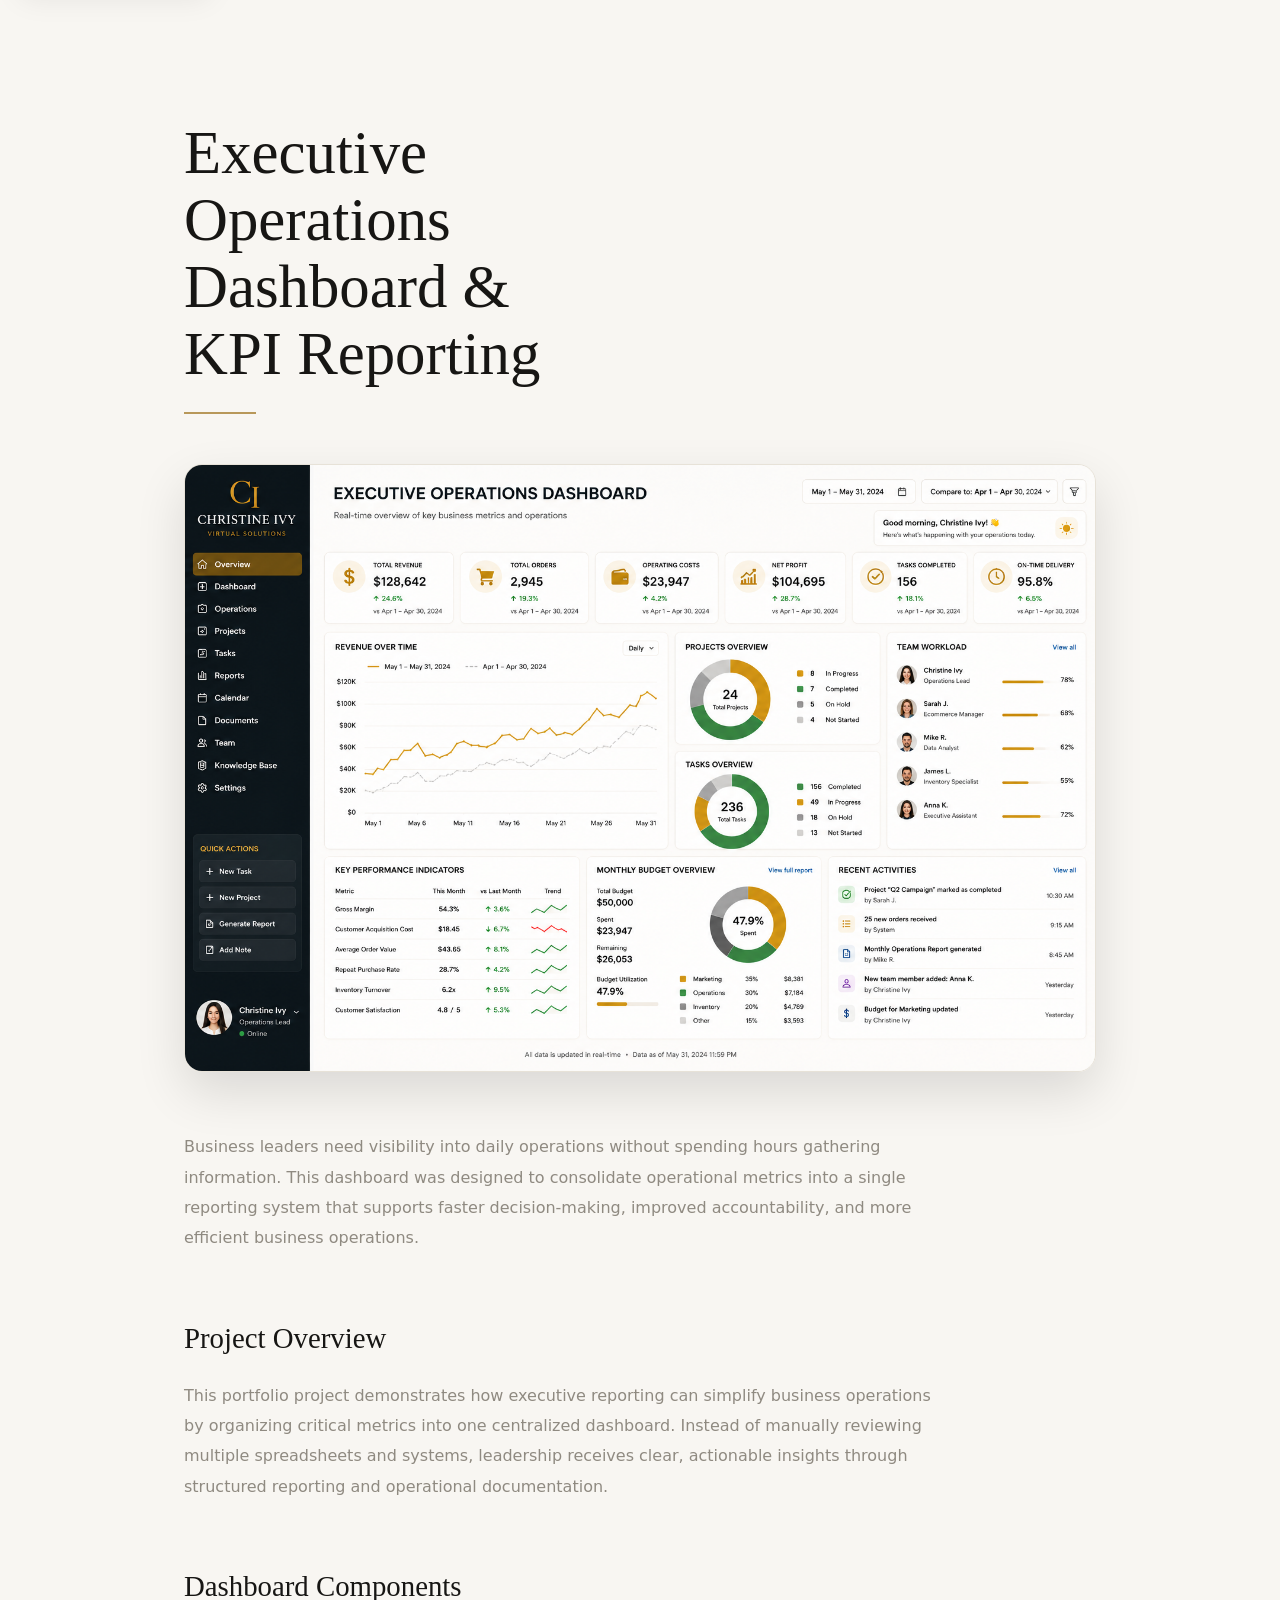
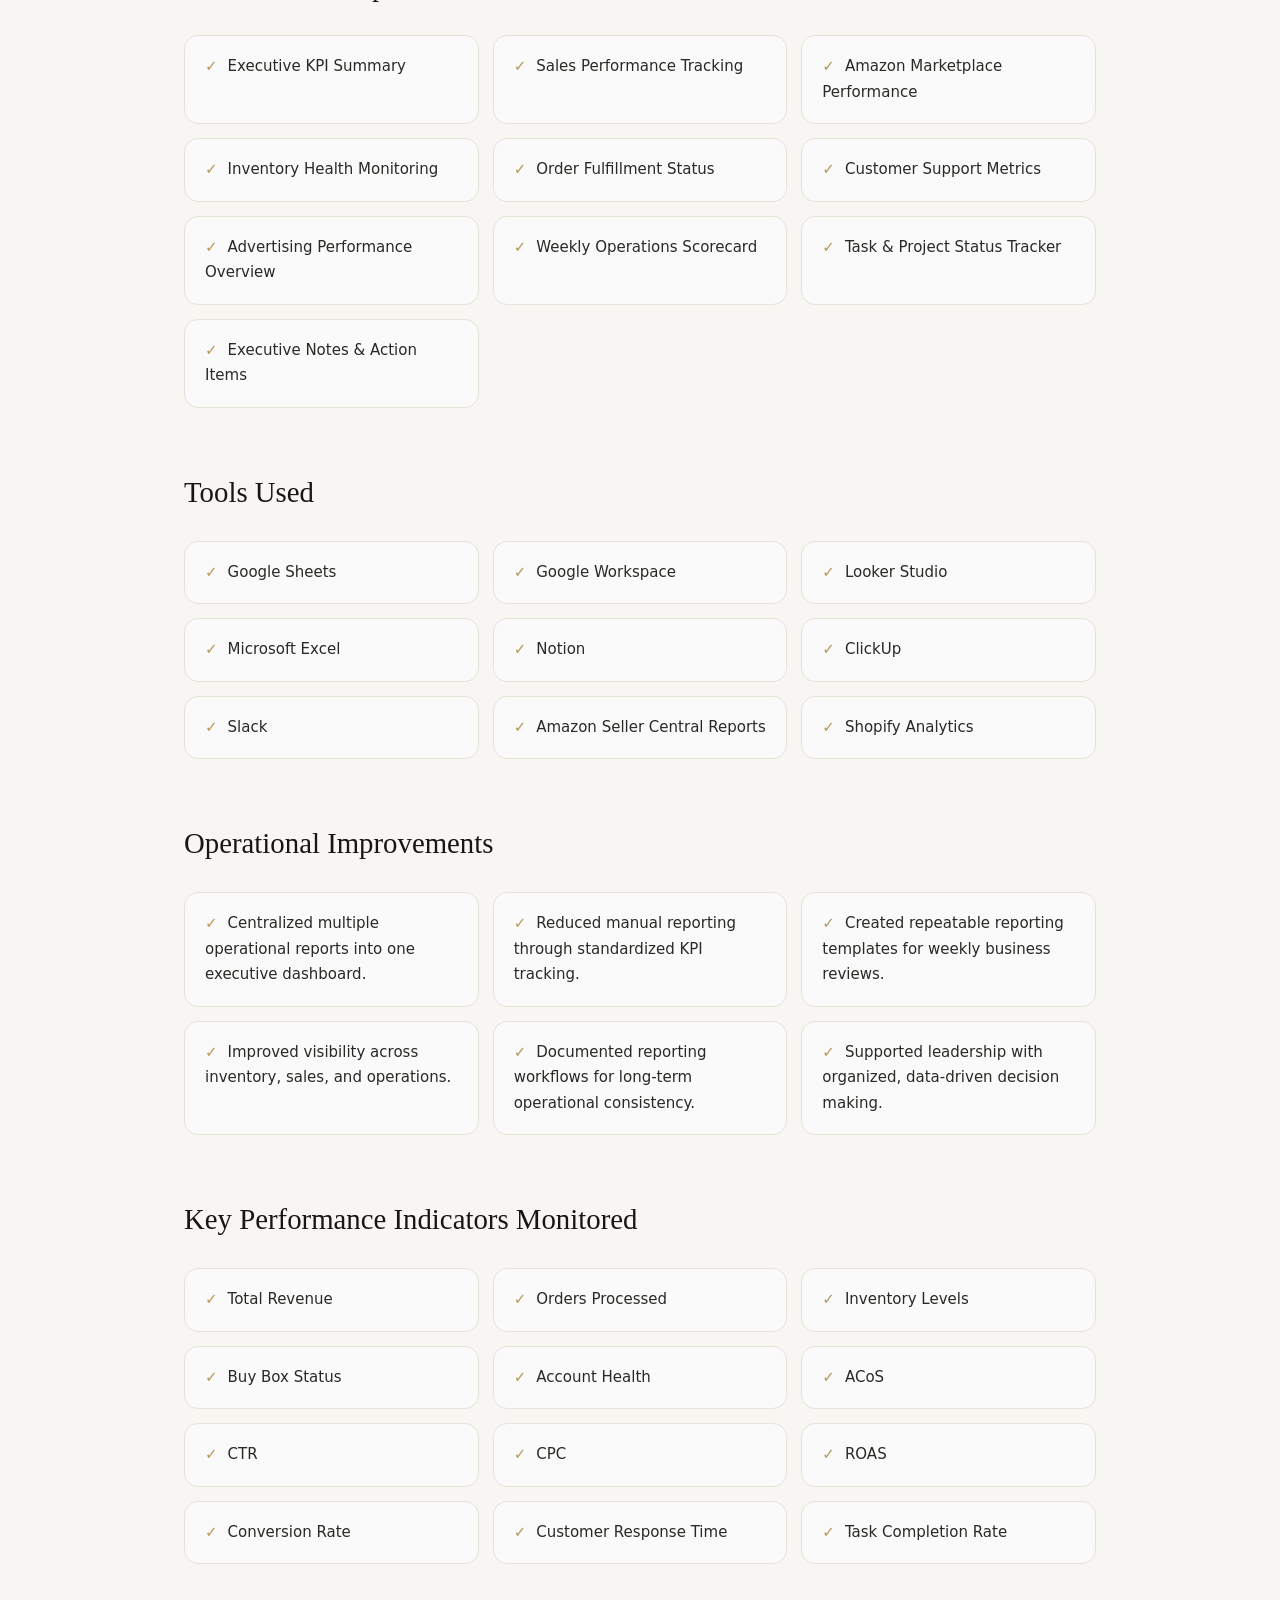
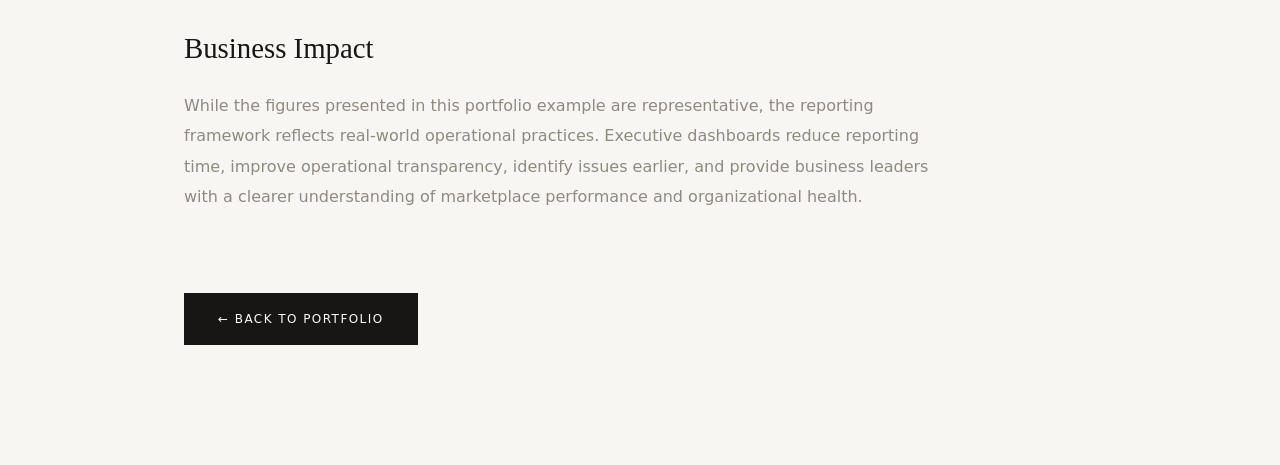
<file: case-study/operational-reporting.html>
<!DOCTYPE html>
<html lang="en">

<head>

<meta charset="UTF-8">
<meta name="viewport" content="width=device-width, initial-scale=1.0">

<title>Executive Operations Dashboard | Christine Ivy</title>

<link rel="stylesheet" href="../style.css">

</head>

<body>

<a href="../index.html" class="skip-link">
Back to Portfolio
</a>

<section class="case-study">

<div class="container">

<h1>Executive Operations Dashboard & KPI Reporting</h1>

<img
src="../images/case-operations-dashboard.png"
alt="Executive Operations Dashboard">

<p>

Business leaders need visibility into daily operations without spending hours gathering information. This dashboard was designed to consolidate operational metrics into a single reporting system that supports faster decision-making, improved accountability, and more efficient business operations.

</p>

<h2>Project Overview</h2>

<p>

This portfolio project demonstrates how executive reporting can simplify business operations by organizing critical metrics into one centralized dashboard. Instead of manually reviewing multiple spreadsheets and systems, leadership receives clear, actionable insights through structured reporting and operational documentation.

</p>

<h2>Dashboard Components</h2>

<ul>

<li>Executive KPI Summary</li>

<li>Sales Performance Tracking</li>

<li>Amazon Marketplace Performance</li>

<li>Inventory Health Monitoring</li>

<li>Order Fulfillment Status</li>

<li>Customer Support Metrics</li>

<li>Advertising Performance Overview</li>

<li>Weekly Operations Scorecard</li>

<li>Task & Project Status Tracker</li>

<li>Executive Notes & Action Items</li>

</ul>

<h2>Tools Used</h2>

<ul>

<li>Google Sheets</li>

<li>Google Workspace</li>

<li>Looker Studio</li>

<li>Microsoft Excel</li>

<li>Notion</li>

<li>ClickUp</li>

<li>Slack</li>

<li>Amazon Seller Central Reports</li>

<li>Shopify Analytics</li>

</ul>

<h2>Operational Improvements</h2>

<ul>

<li>Centralized multiple operational reports into one executive dashboard.</li>

<li>Reduced manual reporting through standardized KPI tracking.</li>

<li>Created repeatable reporting templates for weekly business reviews.</li>

<li>Improved visibility across inventory, sales, and operations.</li>

<li>Documented reporting workflows for long-term operational consistency.</li>

<li>Supported leadership with organized, data-driven decision making.</li>

</ul>

<h2>Key Performance Indicators Monitored</h2>

<ul>

<li>Total Revenue</li>

<li>Orders Processed</li>

<li>Inventory Levels</li>

<li>Buy Box Status</li>

<li>Account Health</li>

<li>ACoS</li>

<li>CTR</li>

<li>CPC</li>

<li>ROAS</li>

<li>Conversion Rate</li>

<li>Customer Response Time</li>

<li>Task Completion Rate</li>

</ul>

<h2>Business Impact</h2>

<p>

While the figures presented in this portfolio example are representative, the reporting framework reflects real-world operational practices. Executive dashboards reduce reporting time, improve operational transparency, identify issues earlier, and provide business leaders with a clearer understanding of marketplace performance and organizational health.

</p>

<a href="../index.html#projects">

← Back to Portfolio

</a>

</div>

</section>

</body>

</html>
</file>
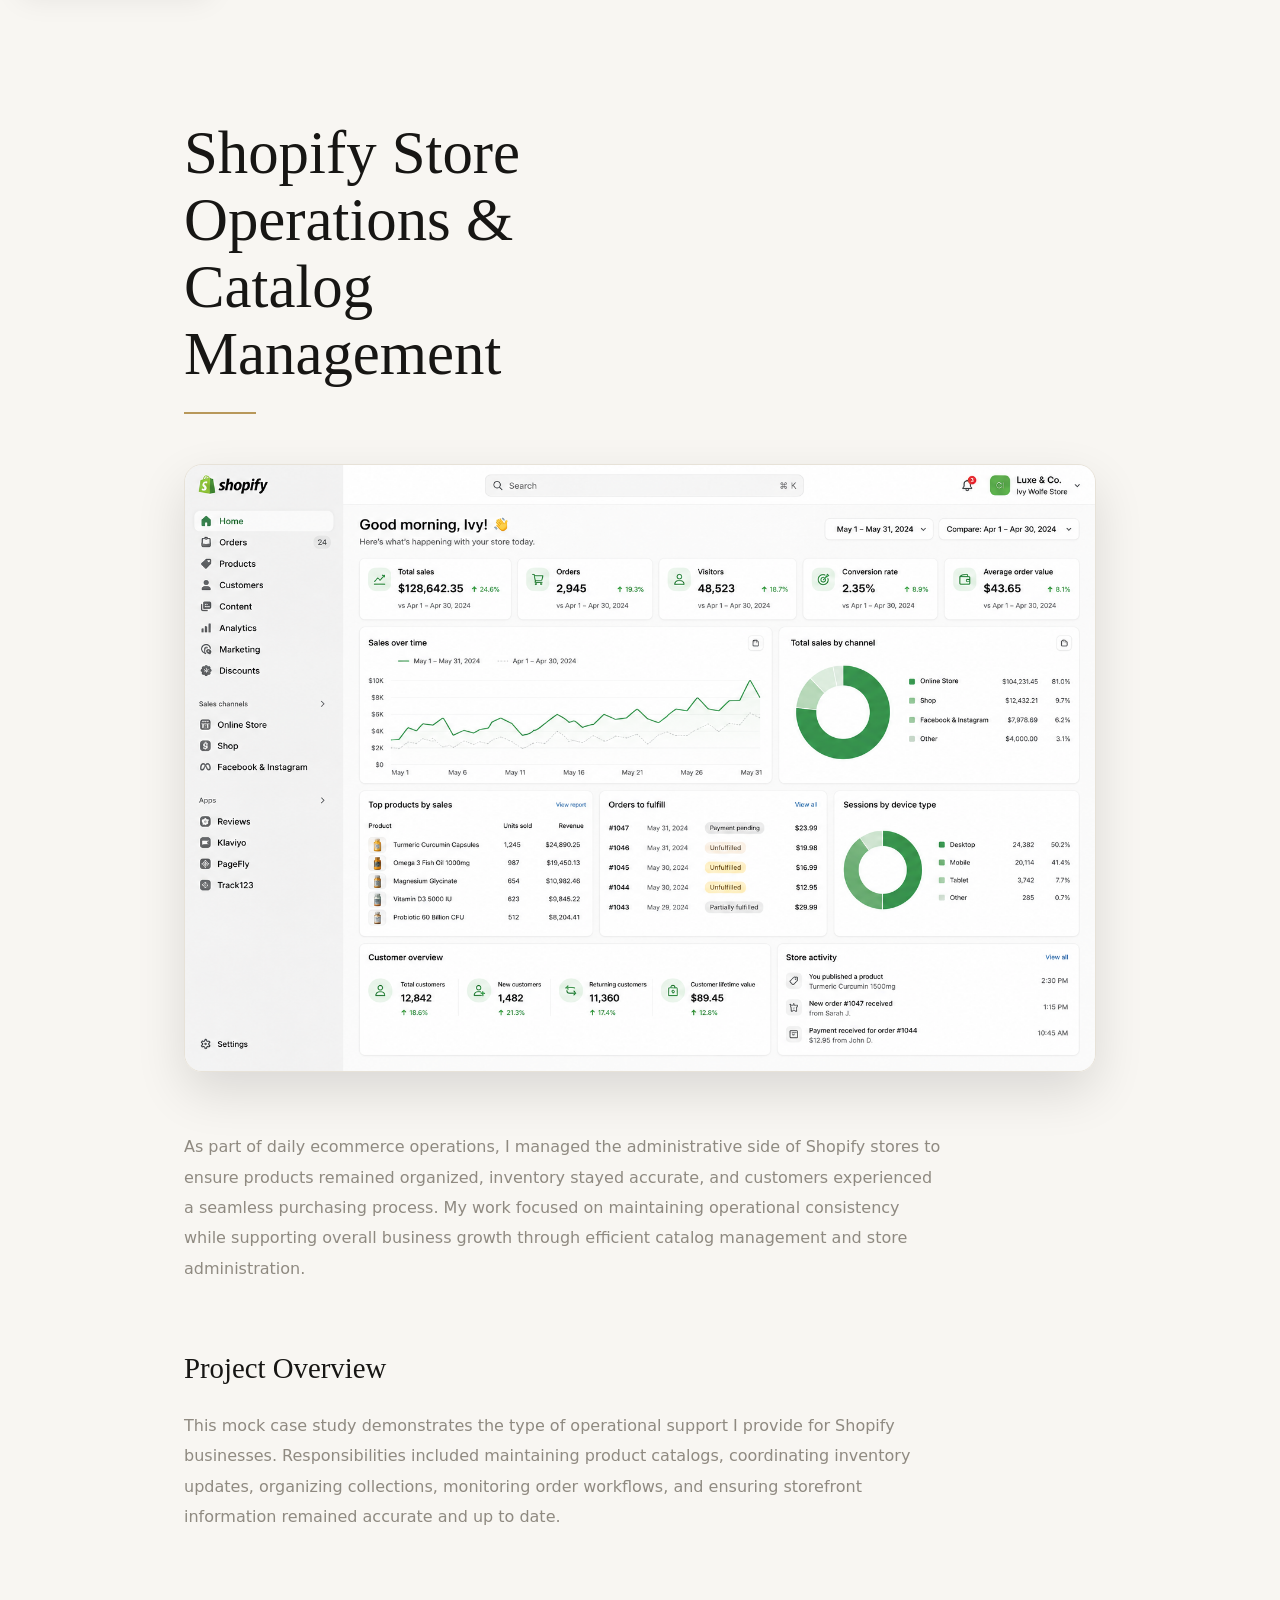
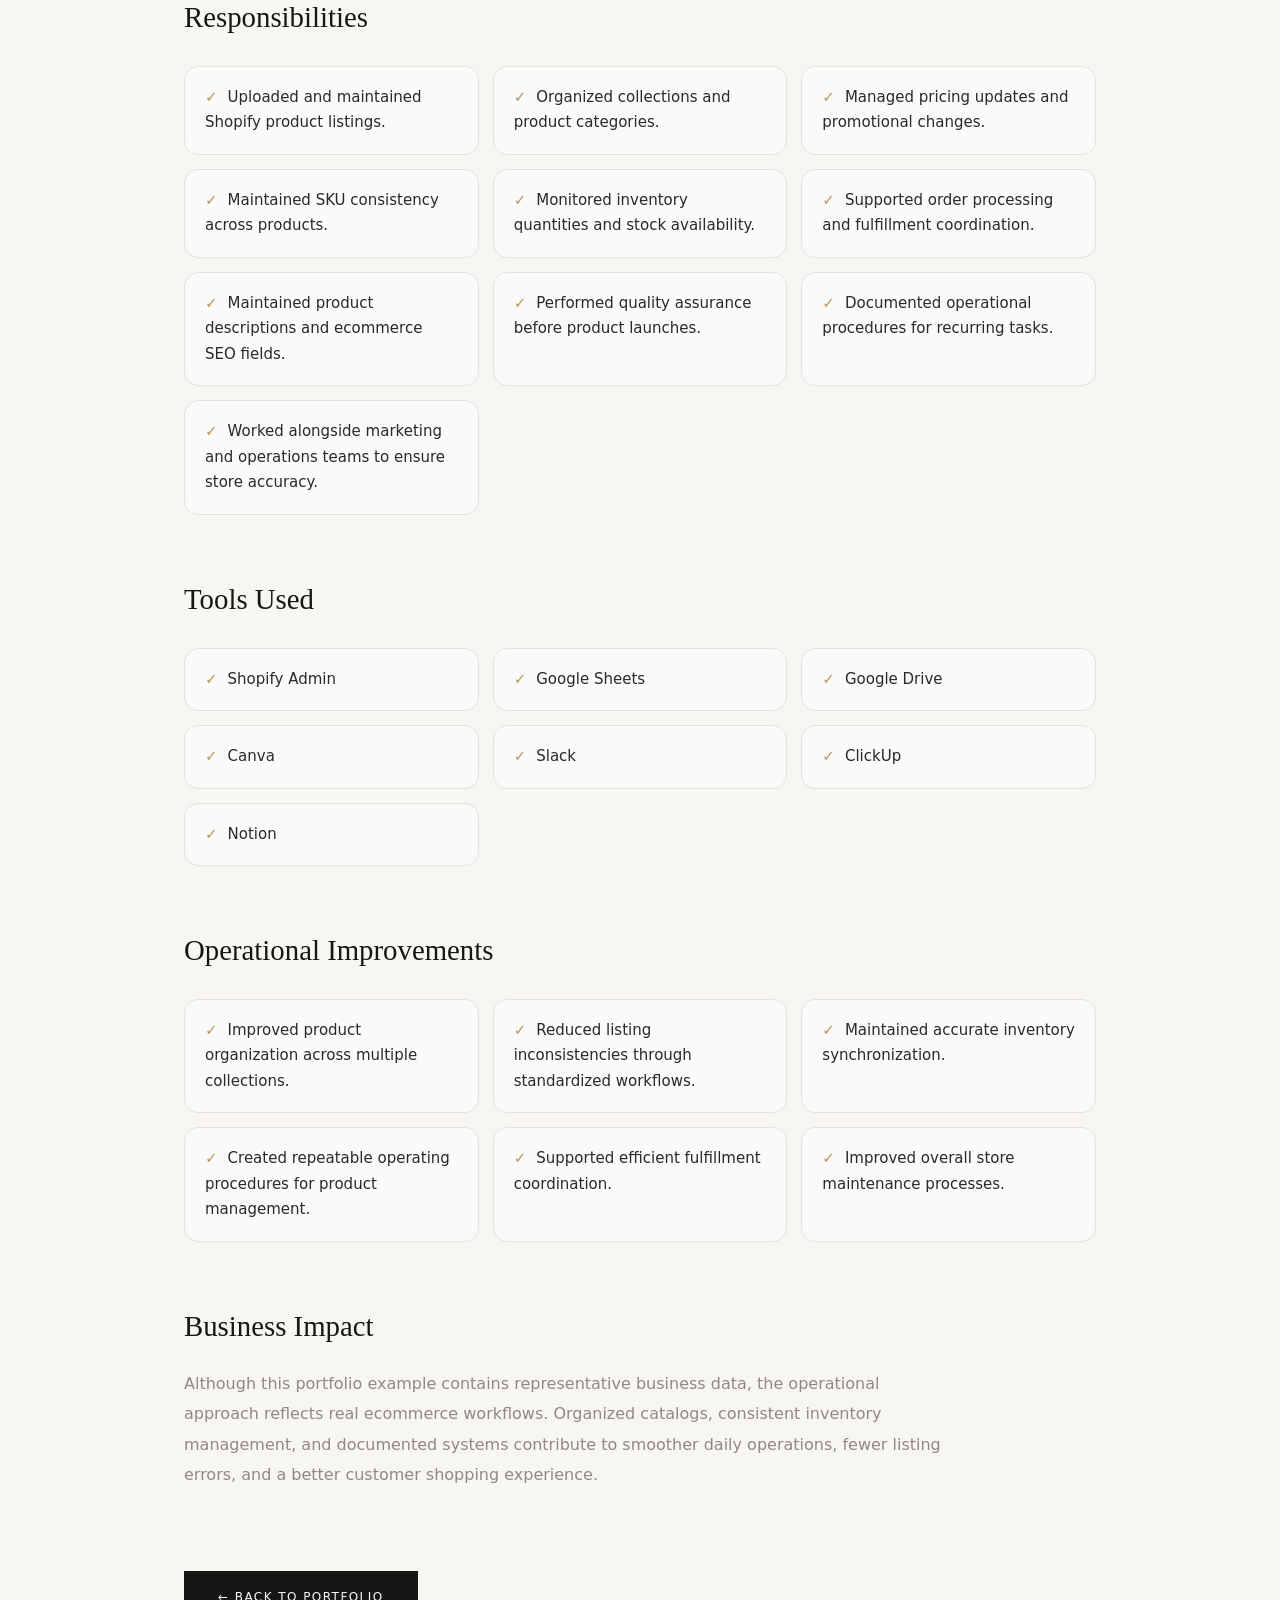
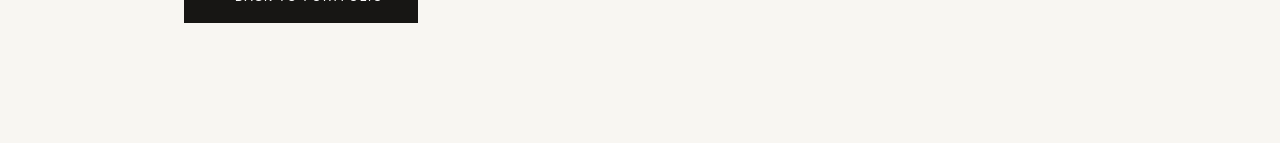
<file: case-study/shopify-operations.html>
<!DOCTYPE html>
<html lang="en">

<head>

<meta charset="UTF-8">
<meta name="viewport" content="width=device-width, initial-scale=1.0">

<title>Shopify Store Operations | Christine Ivy</title>

<link rel="stylesheet" href="../style.css">

</head>

<body>

<a href="../index.html" class="skip-link">
Back to Portfolio
</a>

<section class="case-study">

<div class="container">

<h1>Shopify Store Operations & Catalog Management</h1>

<img
src="../images/case-shopify-dashboard.png"
alt="Shopify Operations Dashboard">

<p>

As part of daily ecommerce operations, I managed the administrative side of Shopify stores to ensure products remained organized, inventory stayed accurate, and customers experienced a seamless purchasing process. My work focused on maintaining operational consistency while supporting overall business growth through efficient catalog management and store administration.

</p>

<h2>Project Overview</h2>

<p>

This mock case study demonstrates the type of operational support I provide for Shopify businesses. Responsibilities included maintaining product catalogs, coordinating inventory updates, organizing collections, monitoring order workflows, and ensuring storefront information remained accurate and up to date.

</p>

<h2>Responsibilities</h2>

<ul>

<li>Uploaded and maintained Shopify product listings.</li>

<li>Organized collections and product categories.</li>

<li>Managed pricing updates and promotional changes.</li>

<li>Maintained SKU consistency across products.</li>

<li>Monitored inventory quantities and stock availability.</li>

<li>Supported order processing and fulfillment coordination.</li>

<li>Maintained product descriptions and ecommerce SEO fields.</li>

<li>Performed quality assurance before product launches.</li>

<li>Documented operational procedures for recurring tasks.</li>

<li>Worked alongside marketing and operations teams to ensure store accuracy.</li>

</ul>

<h2>Tools Used</h2>

<ul>

<li>Shopify Admin</li>

<li>Google Sheets</li>

<li>Google Drive</li>

<li>Canva</li>

<li>Slack</li>

<li>ClickUp</li>

<li>Notion</li>

</ul>

<h2>Operational Improvements</h2>

<ul>

<li>Improved product organization across multiple collections.</li>

<li>Reduced listing inconsistencies through standardized workflows.</li>

<li>Maintained accurate inventory synchronization.</li>

<li>Created repeatable operating procedures for product management.</li>

<li>Supported efficient fulfillment coordination.</li>

<li>Improved overall store maintenance processes.</li>

</ul>

<h2>Business Impact</h2>

<p>

Although this portfolio example contains representative business data, the operational approach reflects real ecommerce workflows. Organized catalogs, consistent inventory management, and documented systems contribute to smoother daily operations, fewer listing errors, and a better customer shopping experience.

</p>

<a href="../index.html#projects">
← Back to Portfolio
</a>

</div>

</section>

</body>

</html>
</file>
<file: style.css>
/* ═══════════════════════════════════════════════════════
   DESIGN TOKENS
═══════════════════════════════════════════════════════ */

:root {

  /* ---------- COLORS ---------- */

  --white: #FAFAFA;
  --off-white: #F8F6F2;
  --card-bg: #F2EFE9;
  --light-gray: #E7E2D8;
  --mid-gray: #8F8A81;
  --dark: #2B2925;
  --near-black: #171614;

  --gold: #B8985A;
  --gold-light: #D7BB82;
  --gold-dark: #8B6E3C;

  --green-ok: #4A7C59;

  --linkedin: #0077B5;
  --whatsapp: #25D366;

  /* ---------- TYPOGRAPHY ---------- */

  --font-display:
    "Cormorant Garamond",
    Georgia,
    serif;

  --font-body:
    "Inter",
    system-ui,
    -apple-system,
    BlinkMacSystemFont,
    "Segoe UI",
    Roboto,
    sans-serif;

  /* ---------- LAYOUT ---------- */

  --max-width: 1180px;

  --nav-height: 72px;

  --section-padding: 100px;

  --container-padding: 24px;

  --border-radius: 18px;

  --border-radius-lg: 24px;

  /* ---------- SHADOWS ---------- */

  --shadow-sm:
    0 4px 12px rgba(0,0,0,.05);

  --shadow-md:
    0 12px 30px rgba(0,0,0,.08);

  --shadow-lg:
    0 20px 50px rgba(0,0,0,.12);

  /* ---------- ANIMATION ---------- */

  --ease:
    cubic-bezier(.4,0,.2,1);

  --transition:
    .35s var(--ease);

  --transition-slow:
    .65s var(--ease);

}   /* ← CLOSE :root HERE */


/* ═══════════════════════════════════════════════════════
   RESET & BASE
═══════════════════════════════════════════════════════ */

*,
*::before,
*::after {
  margin: 0;
  padding: 0;
  box-sizing: border-box;
}

html {
  font-size: 16px;
  scroll-behavior: smooth;
  -webkit-text-size-adjust: 100%;
  scroll-padding-top: var(--nav-height);
}

body {
  background: var(--white);
  color: var(--near-black);
  font-family: var(--font-body);
  font-weight: 300;
  line-height: 1.7;
  text-rendering: optimizeLegibility;
  -webkit-font-smoothing: antialiased;
  -moz-osx-font-smoothing: grayscale;
  overflow-x: hidden;
}

img,
picture {
  display: block;
  max-width: 100%;
  height: auto;
}

svg {
  display: block;
}

a {
  color: inherit;
  text-decoration: none;
  transition: color var(--transition);
}

button,
input,
select,
textarea {
  font: inherit;
}

button {
  cursor: pointer;
  border: none;
  background: transparent;
}

ul,
ol {
  list-style: none;
}

::selection {
  background: var(--gold);
  color: var(--white);
}

:focus-visible {
  outline: 2px solid var(--gold);
  outline-offset: 4px;
}

/* ═══════════════════════════════════════════════════════
   LAYOUT UTILITIES
═══════════════════════════════════════════════════════ */

.container {
  width: min(100%, var(--max-width));
  margin-inline: auto;
  padding-inline: var(--container-padding);
}

.section-label {
  display: inline-block;
  margin-bottom: 16px;

  font-family: var(--font-body);
  font-size: 0.7rem;
  font-weight: 600;
  letter-spacing: 0.22em;
  text-transform: uppercase;

  color: var(--gold);
}

.section-title {
  margin-bottom: 48px;

  font-family: var(--font-display);
  font-size: clamp(2rem, 4vw, 3rem);
  font-weight: 400;
  line-height: 1.15;
  letter-spacing: -0.02em;

  color: var(--near-black);

  max-width: 14ch;
}

.section-desc {
  max-width: 720px;
  margin-bottom: 56px;

  color: var(--mid-gray);
  font-size: 1rem;
  line-height: 1.8;
}

@media (max-width: 768px) {

  .container {
    padding-inline: 20px;
  }

  .section-title {
    margin-bottom: 32px;
  }

}

/* ═══════════════════════════════════════════════════════
   ANIMATIONS
═══════════════════════════════════════════════════════ */

.gold-rule {
  width: 0;
  height: 2px;
  margin: 24px 0;

  background: var(--gold);

  transition:
    width 1s var(--ease),
    opacity .4s ease;

  opacity: .85;
}

.gold-rule.animate {
  width: 64px;
}

.fade-up {
  opacity: 0;
  transform: translate3d(0, 28px, 0);

  transition:
    opacity var(--transition-slow),
    transform var(--transition-slow);

  will-change: opacity, transform;
}

.fade-up.visible {
  opacity: 1;
  transform: translate3d(0, 0, 0);
}

/* Respect users who prefer reduced motion */

@media (prefers-reduced-motion: reduce) {

  .gold-rule,
  .fade-up,
  .fade-up.visible {
    transition: none !important;
    animation: none !important;
    transform: none !important;
    opacity: 1 !important;
  }

}

/* ── IMAGE PLACEHOLDER ───────────────────────────────── */
.img-placeholder {
  width: 100%;
  height: 100%;
  display: flex;
  flex-direction: column;
  align-items: center;
  justify-content: center;
  gap: 12px;
  padding: 24px;
  background: linear-gradient(135deg, var(--card-bg) 0%, var(--light-gray) 100%);
  text-align: center;
  border-radius: 12px;
}

.placeholder-icon {
  font-size: 32px;
  opacity: 0.3;
  line-height: 1;
}

.placeholder-label {
  font-size: 10px;
  font-weight: 500;
  letter-spacing: 0.15em;
  text-transform: uppercase;
  color: var(--mid-gray);
}

/* ── BUTTONS ─────────────────────────────────────────── */
.btn-primary,
.btn-outline,
.btn-gold {
  display: inline-flex;
  align-items: center;
  justify-content: center;
  gap: 10px;
  padding: 14px 32px;
  font-family: var(--font-body);
  font-size: 11px;
  font-weight: 500;
  letter-spacing: 0.15em;
  text-transform: uppercase;
  white-space: nowrap;
  border-radius: 0;
  transition:
    background var(--transition),
    color var(--transition),
    border-color var(--transition),
    transform var(--transition),
    box-shadow var(--transition);
}

.btn-primary {
  background: var(--near-black);
  color: var(--white);
}

.btn-primary:hover {
  background: var(--gold-dark);
  transform: translateY(-2px);
  box-shadow: 0 10px 24px rgba(0, 0, 0, 0.15);
}

.btn-outline {
  border: 1px solid var(--near-black);
  color: var(--near-black);
  background: transparent;
}

.btn-outline:hover {
  border-color: var(--gold);
  color: var(--gold);
  transform: translateY(-2px);
  box-shadow: 0 10px 24px rgba(0, 0, 0, 0.08);
}

.btn-gold {
  background: var(--gold);
  color: var(--white);
}

.btn-gold:hover {
  background: var(--gold-dark);
  transform: translateY(-2px);
  box-shadow: 0 10px 24px rgba(184, 152, 90, 0.3);
}

/* ── FLOATING WHATSAPP ── */
/* BUG FIX 5: The .floating-wa base rule was missing entirely.
   Only the :hover existed, so the button had no fixed position,
   no size, no background, and no border-radius — rendering it
   as a plain unstyled inline link floating nowhere on the page. */
.floating-wa {
  position: fixed;
  bottom: 32px;
  right: 32px;
  width: 56px;
  height: 56px;
  background: var(--whatsapp);
  border-radius: 50%;
  display: flex;
  align-items: center;
  justify-content: center;
  z-index: 999;
  box-shadow: 0 8px 24px rgba(37, 211, 102, 0.35);
  transition: transform var(--transition), box-shadow var(--transition);
  text-decoration: none;
}

.floating-wa:hover {
  transform: scale(1.1);
  box-shadow: 0 12px 32px rgba(37, 211, 102, 0.5);
}

/* ── NAVIGATION ──────────────────────────────────────── */
nav#main-nav {
  position: fixed;
  inset: 0 0 auto 0;
  height: var(--nav-height);
  z-index: 1000;
  background: rgba(250, 250, 250, 0.92);
  backdrop-filter: blur(12px);
  -webkit-backdrop-filter: blur(12px);
  border-bottom: 1px solid transparent;
  transition:
    border-color var(--transition),
    box-shadow var(--transition),
    background var(--transition);
}

nav#main-nav.scrolled {
  border-bottom-color: var(--light-gray);
  box-shadow: 0 2px 24px rgba(0, 0, 0, 0.06);
}

.nav-inner {
  max-width: var(--max-width);
  margin: 0 auto;
  padding: 0 40px;
  height: 100%;
  display: flex;
  align-items: center;
  justify-content: space-between;
}

.nav-logo {
  font-family: var(--font-display);
  font-size: 1.3rem;
  font-weight: 500;
  letter-spacing: 0.02em;
  color: var(--near-black);
}

.nav-logo span {
  color: var(--gold);
}

.nav-links {
  display: flex;
  align-items: center;
  gap: 36px;
}

.nav-links a {
  position: relative;
  padding-bottom: 2px;
  font-size: 12px;
  font-weight: 400;
  letter-spacing: 0.12em;
  text-transform: uppercase;
  color: var(--dark);
  transition: color var(--transition);
}

.nav-links a::after {
  content: "";
  position: absolute;
  left: 0;
  bottom: 0;
  width: 0;
  height: 1px;
  background: var(--gold);
  transition: width var(--transition);
}

.nav-links a:hover {
  color: var(--gold);
}

.nav-links a:hover::after {
  width: 100%;
}

.nav-cta {
  padding: 10px 22px;
  border: 1px solid var(--gold);
  color: var(--gold) !important;
  font-size: 11px !important;
  font-weight: 500 !important;
  letter-spacing: 0.15em !important;
  transition:
    background var(--transition),
    color var(--transition),
    border-color var(--transition);
}

.nav-cta::after {
  display: none;
}

.nav-cta:hover {
  background: var(--gold);
  color: var(--white) !important;
}

/* ── HAMBURGER ───────────────────────────────────────── */
.hamburger {
  display: none;
  flex-direction: column;
  justify-content: center;
  gap: 5px;
  padding: 4px;
  background: transparent;
  border: 0;
  cursor: pointer;
}

.hamburger span {
  display: block;
  width: 24px;
  height: 2px;
  background: var(--near-black);
  transform-origin: center;
  transition:
    transform 0.3s ease,
    opacity 0.3s ease,
    background-color 0.3s ease;
}

.hamburger.active span:nth-child(1) {
  transform: translateY(7px) rotate(45deg);
}

.hamburger.active span:nth-child(2) {
  opacity: 0;
}

.hamburger.active span:nth-child(3) {
  transform: translateY(-7px) rotate(-45deg);
}

/* ── MOBILE MENU ─────────────────────────────────────── */
.mobile-menu {
  display: none;
  position: fixed;
  top: var(--nav-height);
  left: 0;
  right: 0;
  z-index: 998;

  flex-direction: column;
  gap: 24px;

  padding: 28px 40px;

  background: var(--white);
  border-bottom: 1px solid var(--light-gray);
  box-shadow: 0 8px 24px rgba(0, 0, 0, 0.08);
}

.mobile-menu.open {
  display: flex;
}

.mobile-menu a {
  font-size: 13px;
  font-weight: 400;
  letter-spacing: 0.12em;
  text-transform: uppercase;
  color: var(--dark);
  transition: color var(--transition);
}

.mobile-menu a:hover {
  color: var(--gold);
}

/* ── HERO ────────────────────────────────────────────── */
#hero {
  position: relative;
  overflow: hidden;

  display: grid;
  grid-template-columns: 58% 42%;
  align-items: center;

  min-height: 100svh;
  padding-top: var(--nav-height);

  background: var(--white);
}

#hero::before {
  content: "";
  position: absolute;
  inset: 0 0 0 auto;
  width: 42%;
  background: var(--off-white);
  z-index: 0;
}

/* LEFT */

.hero-left {
  position: relative;
  z-index: 1;
  max-width: 760px;
  margin-left: auto;
  padding: 80px 60px 80px 40px;
}

.hero-eyebrow {
  display: flex;
  align-items: center;
  gap: 16px;
  margin-bottom: 28px;
}

.hero-eyebrow-line {
  flex-shrink: 0;
  width: 32px;
  height: 1px;
  background: var(--gold);
}

.hero-eyebrow span {
  font-size: 11px;
  font-weight: 500;
  letter-spacing: 0.22em;
  text-transform: uppercase;
  color: var(--gold);
}

.hero-name {
  margin-bottom: 12px;
  font-family: var(--font-display);
  font-size: clamp(3rem, 6vw, 5rem);
  font-weight: 300;
  line-height: 1.05;
  letter-spacing: -0.01em;
  color: var(--near-black);
}

.hero-name em {
  font-style: italic;
  color: var(--gold);
}

.hero-role {
  margin-bottom: 32px;
  font-family: var(--font-display);
  font-size: clamp(1.1rem, 2vw, 1.4rem);
  font-style: italic;
  font-weight: 300;
  line-height: 1.4;
  color: var(--mid-gray);
}

.hero-desc {
  max-width: 620px;
  margin-bottom: 48px;
  font-size: 1.25rem;
  font-weight: 300;
  line-height: 1.8;
  color: var(--dark);
}

.hero-actions {
  display: flex;
  flex-wrap: wrap;
  gap: 16px;
  margin-bottom: 56px;
}

.hero-stats {
  display: flex;
  flex-wrap: wrap;
  gap: 40px;
}

.hero-stat-num {
  font-family: var(--font-display);
  font-size: 2.4rem;
  font-weight: 500;
  line-height: 1;
  color: var(--near-black);
}

.hero-stat-label {
  margin-top: 4px;
  font-size: 11px;
  font-weight: 400;
  letter-spacing: 0.1em;
  text-transform: uppercase;
  color: var(--mid-gray);
}

/* RIGHT */

.hero-right {
  position: relative;
  z-index: 1;

  display: flex;
  justify-content: center;
  align-items: flex-start;

  padding: 80px 40px 80px 60px;
}

.hero-image-wrap {
  position: relative;
  width: 430px;
  height: 560px;
}

.hero-image-wrap::before {
  content: "";
  position: absolute;
  top: -12px;
  right: -12px;
  width: 100%;
  height: 100%;
  border: 1px solid var(--gold);
  pointer-events: none;
  z-index: 0;
}

.hero-image-wrap img,
.hero-image-wrap .img-placeholder {
  position: absolute;
  inset: 0;
  z-index: 1;

  width: 100%;
  height: 100%;
  object-fit: cover;
}

.hero-image-wrap img {
  filter: grayscale(15%);
}

.hero-availability {
  position: absolute;
  left: -20px;
  bottom: -20px;
  z-index: 2;

  display: flex;
  align-items: center;
  gap: 10px;

  padding: 14px 22px;

  background: var(--white);
  border: 1px solid var(--light-gray);
  box-shadow: 0 8px 32px rgba(0, 0, 0, 0.08);
}

.avail-dot {
  flex-shrink: 0;
  width: 8px;
  height: 8px;
  border-radius: 50%;
  background: var(--green-ok);
  animation: pulse 2s infinite;
}

.avail-text {
  font-size: 12px;
  font-weight: 400;
  color: var(--dark);
  white-space: nowrap;
}

@keyframes pulse {
  0%,
  100% {
    opacity: 1;
  }

  50% {
    opacity: 0.4;
  }
}

/* ── ABOUT ───────────────────────────────────────────── */
#about {
  padding: var(--section-padding) 0;
  background: var(--white);
}

.about-grid {
  display: grid;
  grid-template-columns: 1fr 1fr;
  gap: 80px;
  align-items: center;
}

.about-image-wrap {
  position: relative;
}

.about-image-frame {
  position: relative;
  overflow: hidden;

  width: 100%;
  aspect-ratio: 4 / 5;

  background: var(--card-bg);
}

.about-image-frame img,
.about-image-frame .img-placeholder {
  width: 100%;
  height: 100%;
  object-fit: cover;
}

.about-image-badge {
  position: absolute;
  right: -24px;
  bottom: -20px;
  z-index: 1;

  width: 160px;
  padding: 24px 28px;

  background: var(--near-black);
  color: var(--white);
}

.about-badge-num {
  font-family: var(--font-display);
  font-size: 2.8rem;
  font-weight: 500;
  line-height: 1;
  color: var(--gold);
}

.about-badge-label {
  margin-top: 4px;
  font-size: 11px;
  font-weight: 300;
  line-height: 1.4;
  letter-spacing: 0.06em;
}

.about-text p {
  margin-bottom: 20px;
  font-size: 15px;
  line-height: 1.85;
  color: var(--dark);
}

.about-text p em {
  font-family: var(--font-display);
  font-size: 1.05em;
  font-style: italic;
  color: var(--near-black);
}

.about-pillars {
  display: grid;
  grid-template-columns: repeat(2, 1fr);
  gap: 16px;
  margin-top: 36px;
}

.about-pillar {
  padding: 20px 22px;
  background: var(--card-bg);
  border-left: 2px solid var(--gold);
}

.about-pillar-title {
  margin-bottom: 6px;
  font-family: var(--font-display);
  font-size: 1.1rem;
  font-weight: 500;
  color: var(--near-black);
}

.about-pillar p {
  margin: 0;
  font-size: 12px;
  line-height: 1.55;
  color: var(--mid-gray);
}
/* ── SERVICES ────────────────────────────────────────── */

#services {
  padding: var(--section-padding) 0;
  background: var(--near-black);
}

#services .section-label {
  color: var(--gold);
}

#services .section-title {
  color: var(--white);
}

.services-grid {
  display: grid;
  grid-template-columns: repeat(3, 1fr);
  gap: 1px;
  background: #333;
}

.service-card {
  background: #222;
  padding: 44px 36px;
  position: relative;
  overflow: hidden;
  transition: background var(--transition);
  cursor: default;
}

.service-card::after {
  content: "";
  position: absolute;
  bottom: 0;
  left: 0;
  width: 0;
  height: 2px;
  background: var(--gold);
  transition: width var(--transition);
}

.service-card:hover {
  background: #1a1a1a;
}

.service-card:hover::after {
  width: 100%;
}

.service-num {
  position: absolute;
  top: 28px;
  right: 28px;
  font-family: var(--font-display);
  font-size: .75rem;
  color: var(--gold-dark);
  letter-spacing: .1em;
}

.service-icon {
  width: 44px;
  height: 44px;
  border: 1px solid var(--gold-dark);
  display: flex;
  align-items: center;
  justify-content: center;
  margin-bottom: 28px;
  font-size: 18px;
}

.service-title {
  font-family: var(--font-display);
  font-size: 1.4rem;
  font-weight: 500;
  color: var(--white);
  line-height: 1.2;
  margin-bottom: 14px;
}

.service-desc {
  font-size: 13px;
  color: #999;
  line-height: 1.72;
  margin-bottom: 24px;
}

.service-tags {
  display: flex;
  flex-wrap: wrap;
  gap: 8px;
}

.tag {
  font-size: 10px;
  font-weight: 500;
  letter-spacing: .1em;
  text-transform: uppercase;
  padding: 4px 10px;
  border: 1px solid #444;
  color: #777;
  transition: border-color var(--transition), color var(--transition);
}

.service-card:hover .tag {
  border-color: var(--gold-dark);
  color: var(--gold-light);
}

/* ═══════════════════════════════════════════════════════
   PROJECTS
═══════════════════════════════════════════════════════ */

#projects {
  padding: var(--section-padding) 0;
  background: var(--off-white);
}

.projects-grid {
  display: grid;
  grid-template-columns: repeat(2, 1fr);
  gap: 28px;
}

.project-card {
  position: relative;
  overflow: hidden;
  background: var(--white);
  border-radius: var(--border-radius);
  box-shadow: var(--shadow-sm);
  transition:
    transform var(--transition),
    box-shadow var(--transition);
}

.project-card:hover {
  transform: translateY(-6px);
  box-shadow: var(--shadow-lg);
}

.project-card--featured {
  grid-column: span 2;
  display: grid;
  grid-template-columns: 1fr 1fr;
}

.project-img {
  position: relative;
  overflow: hidden;
  aspect-ratio: 16 / 10;
}

.project-card--featured .project-img {
  height: 100%;
  aspect-ratio: auto;
}

.project-img img,
.project-img .img-placeholder {
  width: 100%;
  height: 100%;
  object-fit: cover;
  transition:
    transform .6s var(--ease),
    filter .4s ease;
}

.project-card:hover .project-img img {
  transform: scale(1.04);
}

.project-overlay {
  position: absolute;
  inset: 0;
  display: flex;
  align-items: center;
  justify-content: center;
  background: rgba(23,22,20,.65);
  opacity: 0;
  transition: opacity var(--transition);
}

.project-card:hover .project-overlay {
  opacity: 1;
}

.project-overlay-label {
  padding: 10px 20px;
  border: 1px solid var(--gold);
  color: var(--gold-light);

  font-size: 11px;
  font-weight: 600;
  letter-spacing: .15em;
  text-transform: uppercase;

  transition:
    background var(--transition),
    color var(--transition);
}

.project-overlay:hover .project-overlay-label {
  background: var(--gold);
  color: var(--white);
}

.project-body {
  padding: 32px;
}

.project-category {
  margin-bottom: 10px;

  font-size: 10px;
  font-weight: 600;
  letter-spacing: .20em;
  text-transform: uppercase;

  color: var(--gold);
}

.project-title {
  margin-bottom: 14px;

  font-family: var(--font-display);
  font-size: 1.55rem;
  font-weight: 500;
  line-height: 1.2;

  color: var(--near-black);
}

.project-desc {
  margin-bottom: 22px;

  color: var(--mid-gray);
  font-size: .95rem;
  line-height: 1.8;
}

.project-result {
  display: inline-flex;
  align-items: center;
  gap: 8px;

  color: var(--gold-dark);

  font-size: .9rem;
  font-weight: 600;
}

.project-result::before {
  content: "↗";
  font-size: 1rem;
}

/* ═══════════════════════════════════════════════════════
   OPERATING PRINCIPLES
═══════════════════════════════════════════════════════ */

#principles {
  padding: var(--section-padding) 0;
  background: var(--white);
}

#principles .section-label {
  color: var(--gold-dark);
}

#principles .section-title {
  margin-bottom: 72px;
}

.principles-grid {
  display: grid;
  grid-template-columns: repeat(3, 1fr);
  gap: 32px;
}

.principle-card {
  display: flex;
  flex-direction: column;

  padding: 40px 36px;

  background: var(--white);
  border: 1px solid var(--light-gray);
  border-radius: var(--border-radius);

  box-shadow: var(--shadow-sm);

  transition:
    transform var(--transition),
    border-color var(--transition),
    box-shadow var(--transition);
}

.principle-card:hover {
  transform: translateY(-8px);
  border-color: var(--gold);
  box-shadow: var(--shadow-lg);
}

.principle-icon {
  display: flex;
  align-items: center;
  justify-content: center;

  width: 64px;
  height: 64px;

  margin-bottom: 22px;

  font-size: 30px;

  background: rgba(184, 152, 90, .12);
  border-radius: 14px;

  transition:
    transform var(--transition),
    background var(--transition);
}

.principle-card:hover .principle-icon {
  transform: scale(1.08);
  background: rgba(184, 152, 90, .18);
}

.principle-title {
  margin-bottom: 14px;

  font-family: var(--font-display);
  font-size: 1.3rem;
  font-weight: 600;
  line-height: 1.35;

  color: var(--near-black);
}

.principle-desc {
  color: var(--mid-gray);

  font-size: .95rem;
  line-height: 1.8;
}

@media (max-width: 960px) {

  .principles-grid {
    grid-template-columns: repeat(2, 1fr);
  }

}

@media (max-width: 600px) {

  #principles .section-title {
    margin-bottom: 48px;
  }

  .principles-grid {
    grid-template-columns: 1fr;
    gap: 24px;
  }

  .principle-card {
    padding: 32px 26px;
  }

}

/* ═══════════════════════════════════════════════════════
   ACCESSIBILITY — SKIP LINK
═══════════════════════════════════════════════════════ */

.skip-link {
  position: absolute;
  top: -60px;
  left: 20px;

  padding: 12px 20px;

  background: var(--near-black);
  color: var(--white);

  font-size: .8rem;
  font-weight: 500;
  letter-spacing: .08em;
  text-transform: uppercase;

  border-radius: 8px;
  box-shadow: var(--shadow-md);

  z-index: 9999;

  transition:
    top var(--transition),
    box-shadow var(--transition);
}

.skip-link:focus {
  top: 20px;
}

.skip-link:focus-visible {
  outline: 2px solid var(--gold);
  outline-offset: 4px;
}

/* ═══════════════════════════════════════════════
   TESTIMONIALS
═══════════════════════════════════════════════ */

#testimonials{
    padding:var(--section-padding) 0;
    background:var(--off-white);
}

.testimonials-grid{
    display:grid;
    grid-template-columns:repeat(3,1fr);
    gap:28px;
    margin-top:60px;
}

.testimonial-card{

    background:var(--white);

    border:1px solid var(--light-gray);

    padding:34px;

    transition:var(--transition);

    display:flex;
    flex-direction:column;
}

.testimonial-card:hover{

    transform:translateY(-6px);

    border-color:var(--gold);

    box-shadow:var(--shadow-md);

}

.testimonial-header{

    display:flex;

    align-items:center;

    gap:16px;

    margin-bottom:22px;

}

.testimonial-photo{

    width:64px;

    height:64px;

    border-radius:50%;

    object-fit:cover;

    object-position:center;

    flex-shrink:0;

    border:2px solid var(--gold-light);

}

.testimonial-name{

    font-size:16px;

    font-weight:600;

    color:var(--near-black);

}

.testimonial-position{

    font-size:13px;

    color:var(--mid-gray);

    margin-top:4px;

}

.testimonial-stars{

    color:var(--gold);

    font-size:15px;

    letter-spacing:2px;

    margin-bottom:18px;

}

.testimonial-text{

    color:var(--mid-gray);

    font-size:15px;

    line-height:1.9;

}

@media(max-width:1024px){

    .testimonials-grid{

        grid-template-columns:repeat(2,1fr);

    }

}

@media(max-width:700px){

    .testimonials-grid{

        grid-template-columns:1fr;

    }

}

/* ═══════════════════════════════════════════════
   HOW I WORK
═══════════════════════════════════════════════ */

#how-i-work{
    padding:var(--section-padding) 0;
    background:var(--white);
}

.workflow{
    display:flex;
    flex-direction:column;
    gap:18px;
    margin-top:60px;
}

.workflow-item{

    display:grid;
    grid-template-columns:80px 170px 1fr;

    gap:32px;

    align-items:start;

    padding:28px 36px;

    background:var(--white);

    border:1px solid var(--light-gray);

    transition:all var(--transition);

}

.workflow-item:hover{

    border-color:var(--gold);

    transform:translateX(8px);

    box-shadow:var(--shadow-sm);

}

.workflow-step{

    font-size:12px;

    font-weight:600;

    letter-spacing:.22em;

    text-transform:uppercase;

    color:var(--gold);

}

.workflow-title{

    font-family:var(--font-display);

    font-size:1.45rem;

    font-weight:500;

    color:var(--near-black);

    line-height:1.2;

}

.workflow-desc{

    font-size:15px;

    color:var(--dark);

    line-height:1.75;

}
/* ═══════════════════════════════════════════════════════
   REDUCED MOTION
═══════════════════════════════════════════════════════ */

@media (prefers-reduced-motion: reduce) {

  *,
  *::before,
  *::after{
    animation:none !important;
    transition:none !important;
    scroll-behavior:auto !important;
  }

  .fade-up,
  .fade-up.visible{
    opacity:1 !important;
    transform:none !important;
  }

  .gold-rule{
    width:64px !important;
  }

  .btn-primary:hover,
  .btn-outline:hover,
  .btn-gold:hover,
  .project-card:hover,
  .service-card:hover,
  .principle-card:hover,
  .testimonial-card:hover,
  .cert-card:hover,
  .tool-chip:hover,
  .contact-link:hover,
  .workflow-step:hover{
    transform:none !important;
    box-shadow:none !important;
  }

}

/* ═══════════════════════════════════════════════════════
   TOOLS & TECH STACK
═══════════════════════════════════════════════════════ */

#tools{
  padding:var(--section-padding) 0;
  background:var(--white);
}

.tools-categories{
  display:flex;
  flex-direction:column;
  gap:48px;
}

.tools-category{
  display:flex;
  flex-direction:column;
}

.tools-category-header{
  display:flex;
  align-items:center;
  gap:14px;
  margin-bottom:20px;
}

.tools-icon{
  width:46px;
  height:46px;

  display:flex;
  align-items:center;
  justify-content:center;

  font-size:22px;

  background:rgba(184,152,90,.12);
  border-radius:14px;

  flex-shrink:0;
}

.tools-category-label{
  flex:1;

  padding-bottom:12px;

  font-size:.72rem;
  font-weight:600;
  letter-spacing:.2em;
  text-transform:uppercase;

  color:var(--mid-gray);

  border-bottom:1px solid var(--light-gray);
}

.tools-row{
  display:flex;
  flex-wrap:wrap;
  gap:12px;
}

.tool-chip{
  display:inline-flex;
  align-items:center;
  gap:8px;

  padding:10px 18px;

  background:var(--card-bg);
  border:1px solid transparent;
  border-radius:999px;

  font-size:.82rem;
  color:var(--dark);

  transition:
      background var(--transition),
      border-color var(--transition),
      color var(--transition),
      transform var(--transition),
      box-shadow var(--transition);
}

.tool-chip:hover{
  background:var(--white);
  border-color:var(--gold);
  color:var(--near-black);

  transform:translateY(-2px);

  box-shadow:var(--shadow-sm);
}

.tool-chip-dot{
  width:6px;
  height:6px;
  border-radius:50%;
  background:var(--gold);
  flex-shrink:0;
}

/* Mobile */

@media (max-width:768px){

  .tools-categories{
      gap:36px;
  }

  .tools-category-header{
      gap:12px;
  }

  .tools-icon{
      width:40px;
      height:40px;
      font-size:18px;
  }

  .tool-chip{
      padding:9px 14px;
      font-size:.78rem;
  }

}
/* ═══════════════════════════════════════════════════════
   EXPERIENCE TIMELINE
═══════════════════════════════════════════════════════ */

#experience{
  padding:var(--section-padding) 0;
  background:var(--off-white);
}

.timeline{
  position:relative;
  max-width:900px;
  margin:0 auto;
}

.timeline::before{
  content:"";
  position:absolute;
  top:8px;
  left:7px;
  width:2px;
  height:calc(100% - 8px);
  background:var(--light-gray);
}

.timeline-item{
  display:grid;
  grid-template-columns:40px 1fr;
  gap:28px;
  margin-bottom:48px;
}

.timeline-item:last-child{
  margin-bottom:0;
}

.timeline-marker{
  display:flex;
  justify-content:flex-start;
  padding-top:6px;
}

.timeline-dot{
  width:14px;
  height:14px;
  border-radius:50%;
  background:var(--white);
  border:3px solid var(--gold);
  transition:
      background var(--transition),
      transform var(--transition),
      box-shadow var(--transition);
  z-index:2;
}

.timeline-item:hover .timeline-dot{
  background:var(--gold);
  transform:scale(1.12);
  box-shadow:0 0 0 6px rgba(184,152,90,.12);
}

.timeline-content{
  background:var(--white);
  border:1px solid var(--light-gray);
  border-radius:18px;
  padding:34px 38px;
  transition:
      border-color var(--transition),
      box-shadow var(--transition),
      transform var(--transition);
}

.timeline-item:hover .timeline-content{
  border-color:var(--gold-light);
  box-shadow:var(--shadow-md);
  transform:translateY(-3px);
}

.timeline-period{
  display:inline-block;
  margin-bottom:10px;

  font-size:.72rem;
  font-weight:600;
  letter-spacing:.16em;
  text-transform:uppercase;

  color:var(--gold);
}

.timeline-role{
  font-family:var(--font-display);
  font-size:1.55rem;
  font-weight:500;
  line-height:1.2;

  color:var(--near-black);

  margin-bottom:6px;
}

.timeline-company{
  margin-bottom:20px;

  font-size:.95rem;
  color:var(--mid-gray);
}

.timeline-bullets{
  display:flex;
  flex-direction:column;
  gap:12px;
}

.timeline-bullets li{
  position:relative;
  padding-left:18px;

  font-size:.93rem;
  line-height:1.75;
  color:var(--dark);
}

.timeline-bullets li::before{
  content:"";
  position:absolute;
  left:0;
  top:.8em;

  width:6px;
  height:6px;

  border-radius:50%;
  background:var(--gold);
}

/* Mobile */

@media (max-width:768px){

  .timeline{
    max-width:100%;
  }

  .timeline-item{
    grid-template-columns:28px 1fr;
    gap:18px;
    margin-bottom:36px;
  }

  .timeline-content{
    padding:24px;
  }

  .timeline-role{
    font-size:1.3rem;
  }

  .timeline-company{
    font-size:.9rem;
  }

}

/* ═══════════════════════════════════════════════════════
   CERTIFICATIONS
═══════════════════════════════════════════════════════ */

#certifications{
  padding:var(--section-padding) 0;
  background:var(--white);
}

.certs-grid{
  display:grid;
  grid-template-columns:repeat(auto-fit,minmax(280px,1fr));
  gap:32px;
}

.cert-card{
  background:var(--white);
  border:1px solid var(--light-gray);
  border-radius:18px;
  overflow:hidden;
  transition:
      transform var(--transition),
      box-shadow var(--transition),
      border-color var(--transition);
}

.cert-card:hover{
  transform:translateY(-6px);
  border-color:var(--gold-light);
  box-shadow:var(--shadow-md);
}

.cert-card a{
  display:block;
}

.cert-image{
  width:100%;
  height:220px;
  object-fit:cover;
  transition:
      transform .45s ease,
      filter .35s ease;
}

.cert-card:hover .cert-image{
  transform:scale(1.04);
}

.cert-content{
  padding:24px;
}

.cert-name{
  font-family:var(--font-display);
  font-size:1.25rem;
  font-weight:500;
  color:var(--near-black);
  line-height:1.35;
  margin-bottom:8px;
}

.cert-issuer{
  font-size:.92rem;
  color:var(--mid-gray);
  margin-bottom:14px;
}

.cert-year{
  display:inline-flex;
  align-items:center;
  padding:6px 14px;

  border-radius:999px;

  background:rgba(184,152,90,.12);
  color:var(--gold-dark);

  font-size:.78rem;
  font-weight:600;
  letter-spacing:.08em;
  text-transform:uppercase;
}

/* Hover */

.cert-card:hover .cert-year{
  background:var(--gold);
  color:var(--white);
}

/* Mobile */

@media (max-width:768px){

  .certs-grid{
    gap:24px;
  }

  .cert-image{
    height:200px;
  }

  .cert-content{
    padding:20px;
  }

}

/* ═══════════════════════════════════════════════════════
   CONTACT
═══════════════════════════════════════════════════════ */

#contact{
    padding:var(--section-padding) 0;
    background:var(--near-black);
}

#contact .section-label{
    color:var(--gold);
}

#contact .section-title{
    color:var(--white);
    max-width:18ch;
}

.contact-grid{
    display:grid;
    grid-template-columns:1fr 1fr;
    gap:80px;
    align-items:start;
}

.contact-info p{
    font-size:1rem;
    line-height:1.9;
    color:#B7B7B7;
    margin-bottom:36px;
}

.contact-note{
    padding:20px 24px;
    margin-bottom:36px;

    background:rgba(255,255,255,.04);
    border-left:3px solid var(--gold);

    color:#BDBDBD;
    font-size:.95rem;
    line-height:1.8;
}

.contact-note strong{
    color:var(--white);
}

/* Contact Links */

.contact-links{
    display:flex;
    flex-direction:column;
    gap:16px;
    margin-bottom:36px;
}

.contact-link{
    display:flex;
    align-items:center;
    gap:18px;

    padding:18px 22px;

    border:1px solid #343434;
    border-radius:16px;

    background:rgba(255,255,255,.03);

    transition:
        transform var(--transition),
        border-color var(--transition),
        background var(--transition),
        box-shadow var(--transition);
}

.contact-link:hover{
    transform:translateY(-3px);
    border-color:var(--gold);
    background:rgba(184,152,90,.06);
    box-shadow:0 10px 28px rgba(0,0,0,.18);
}

.contact-link-icon{
    width:46px;
    height:46px;

    display:flex;
    align-items:center;
    justify-content:center;

    border-radius:50%;
    background:rgba(184,152,90,.12);

    flex-shrink:0;
}

.contact-link-text{
    color:#E8E8E8;
    font-size:.95rem;
}

.contact-link-label{
    margin-bottom:4px;

    font-size:.7rem;
    font-weight:600;
    letter-spacing:.15em;
    text-transform:uppercase;

    color:var(--gold);
}

/* Contact Form */

.contact-form-wrap{
    background:rgba(255,255,255,.03);
    border:1px solid #343434;
    border-radius:20px;
    padding:36px;
}

.form-row{
    display:grid;
    grid-template-columns:1fr 1fr;
    gap:18px;
}

.form-group{
    display:flex;
    flex-direction:column;
    gap:8px;
    margin-bottom:20px;
}

.form-group label{
    font-size:.72rem;
    font-weight:600;
    letter-spacing:.16em;
    text-transform:uppercase;
    color:var(--gold-light);
}

.form-group input,
.form-group select,
.form-group textarea{
    width:100%;

    padding:15px 18px;

    background:rgba(255,255,255,.05);
    color:var(--white);

    border:1px solid #3C3C3C;
    border-radius:12px;

    font-size:.95rem;

    transition:
        border-color var(--transition),
        background var(--transition),
        box-shadow var(--transition);

    resize:none;
}

.form-group input::placeholder,
.form-group textarea::placeholder{
    color:#777;
}

.form-group input:focus,
.form-group textarea:focus,
.form-group select:focus{
    outline:none;
    border-color:var(--gold);
    background:rgba(255,255,255,.07);
    box-shadow:0 0 0 3px rgba(184,152,90,.15);
}

.form-group select option{
    background:#1A1A1A;
}

.btn-form-submit{
    display:inline-flex;
    align-items:center;
    justify-content:center;

    margin-top:8px;
    padding:16px 34px;

    background:var(--gold);
    color:var(--white);

    font-size:.72rem;
    font-weight:600;
    letter-spacing:.16em;
    text-transform:uppercase;

    border:none;
    border-radius:999px;

    transition:
        background var(--transition),
        transform var(--transition),
        box-shadow var(--transition);
}

.btn-form-submit:hover{
    background:var(--gold-dark);
    transform:translateY(-2px);
    box-shadow:0 12px 28px rgba(184,152,90,.28);
}

.form-feedback{
    margin-top:18px;
    min-height:20px;
    font-size:.9rem;
}

.form-feedback.success{
    color:#7FD69B;
}

.form-feedback.error{
    color:#FF8A8A;
}

/* ═══════════════════════════════════════════════════════
   FOOTER
═══════════════════════════════════════════════════════ */

footer{
    background:#111;
    border-top:1px solid #262626;
    padding:40px 0;
}

.footer-inner{
    max-width:var(--max-width);
    margin:0 auto;
    padding:0 var(--container-padding);

    display:flex;
    justify-content:space-between;
    align-items:center;
    gap:24px;
    flex-wrap:wrap;
}

.footer-copy{
    color:#808080;
    font-size:.85rem;
    line-height:1.8;
}

.footer-copy span{
    color:var(--gold);
}

.footer-links{
    display:flex;
    gap:26px;
    flex-wrap:wrap;
}

.footer-links a{
    color:#8C8C8C;

    font-size:.72rem;
    letter-spacing:.14em;
    text-transform:uppercase;

    transition:color var(--transition);
}

.footer-links a:hover{
    color:var(--gold);
}

/* ═══════════════════════════════════════════════════════
   RESPONSIVE
═══════════════════════════════════════════════════════ */

@media (max-width:1024px){

    .services-grid{
        grid-template-columns:repeat(2,1fr);
    }

    .projects-grid{
        grid-template-columns:1fr;
    }

    .project-card--featured{
        grid-column:auto;
        grid-template-columns:1fr;
    }

    .project-card--featured .project-img{
        aspect-ratio:16/10;
        height:auto;
    }

}

@media (max-width:960px){

    :root{
        --section-padding:80px;
    }

    .container{
        padding-inline:28px;
    }

    .nav-inner{
        padding-inline:28px;
    }

    .nav-links{
        display:none;
    }

    .hamburger{
        display:flex;
    }

    #hero{
        grid-template-columns:1fr;
        min-height:auto;
        padding-top:calc(var(--nav-height) + 40px);
    }

    #hero::before{
        display:none;
    }

    .hero-left{
        max-width:100%;
        margin:0;
        padding:60px 28px 0;
    }

    .hero-right{
        padding:40px 28px 60px;
        background:var(--off-white);
    }

    .hero-image-wrap{
        width:300px;
        height:390px;
    }

    .about-grid,
    .contact-grid{
        grid-template-columns:1fr;
        gap:60px;
    }

    .about-image-badge{
        right:0;
    }

    .services-grid{
        grid-template-columns:repeat(2,1fr);
    }

    .principles-grid{
        grid-template-columns:repeat(2,1fr);
    }

    /* HOW I WORK */

    .workflow{

        gap:16px;

    }

    .workflow-item{

        grid-template-columns:70px 1fr;

        gap:18px;

        padding:24px 28px;

    }

    .workflow-title{

        font-size:1.3rem;

    }

    .workflow-desc{

        grid-column:2;

    }

    /* END HOW I WORK */

    .tools-row{
        gap:10px;
    }

    .certs-grid{
        grid-template-columns:repeat(2,1fr);
    }

}

@media (max-width:600px){

    :root{
        --section-padding:70px;
    }

    .container,
    .nav-inner{
        padding-inline:20px;
    }

    .mobile-menu{
        padding:28px 20px;
    }

    .services-grid,
    .principles-grid,
    .about-pillars,
    .projects-grid{
        grid-template-columns:1fr;
    }

    .hero-actions{
        flex-direction:column;
    }

    .hero-actions .btn-primary,
    .hero-actions .btn-outline,
    .btn-form-submit{
        width:100%;
        justify-content:center;
    }

    .hero-stats{
        gap:24px;
    }

    .hero-image-wrap{
        width:260px;
        height:340px;
    }

    /* HOW I WORK */

    .workflow{

        gap:14px;

    }

    .workflow-item{

        grid-template-columns:1fr;

        gap:10px;

        padding:22px;

    }

    .workflow-title{

        font-size:1.2rem;

    }

    .workflow-desc{

        grid-column:auto;

        font-size:14px;

    }

    /* END HOW I WORK */

    .form-row{
        grid-template-columns:1fr;
    }

    .contact-form-wrap{
        padding:26px;
    }

    .footer-inner{
        flex-direction:column;
        text-align:center;
    }

    .certs-grid{
        grid-template-columns:1fr;
    }

}

@media (max-width:380px){

    .hero-image-wrap{
        width:220px;
        height:290px;
    }

}
   /* ═══════════════════════════════════════════════
   ENGAGEMENT PROCESS
═══════════════════════════════════════════════ */

#how-i-work{
    padding:var(--section-padding) 0;
    background:var(--white);
}

.workflow{
    display:flex;
    flex-direction:column;
    gap:18px;
    margin-top:56px;
}

.workflow-item{
    display:grid;
    grid-template-columns:70px 170px 1fr;
    gap:28px;

    align-items:start;

    padding:26px 30px;

    border:1px solid var(--light-gray);

    background:#fff;

    transition:
        border-color var(--transition),
        box-shadow var(--transition),
        transform var(--transition);
}

.workflow-item:hover{
    border-color:var(--gold);
    box-shadow:0 14px 40px rgba(0,0,0,.05);
    transform:translateY(-2px);
}

.workflow-top{
    display:flex;
    flex-direction:column;
    align-items:flex-start;
    gap:10px;
}

.workflow-step{
    font-size:11px;
    letter-spacing:.22em;
    text-transform:uppercase;
    color:var(--gold);
    font-weight:600;
}

.workflow-line{
    width:40px;
    height:1px;
    background:var(--gold);
}

.workflow-item h3{
    font-family:var(--font-display);
    font-size:1.3rem;
    font-weight:500;
    line-height:1.2;
    color:var(--near-black);
}

.workflow-item p{
    max-width:none;
    margin:0;

    color:var(--mid-gray);

    font-size:14px;

    line-height:1.65;
}

.workflow-arrow{
    display:none;
}
/* ═══════════════════════════════════════════════════════
   CASE STUDY PAGE
═══════════════════════════════════════════════════════ */

.case-study{
    padding:120px 20px;
    min-height:100vh;
    background:var(--off-white);
}

.case-study .container{
    max-width:960px;
    margin:auto;
}

.case-study h1{
    font-family:var(--font-display);
    font-size:clamp(2.6rem,5vw,3.8rem);
    font-weight:400;
    line-height:1.1;
    color:var(--near-black);
    margin-bottom:22px;
    max-width:12ch;
}

.case-study h1::after{
    content:"";
    display:block;
    width:72px;
    height:2px;
    background:var(--gold);
    margin-top:24px;
}

.case-study img{
    width:100%;
    display:block;
    margin:50px 0 60px;

    border-radius:18px;
    border:1px solid var(--light-gray);

    box-shadow:var(--shadow-lg);
}

.case-study h2{
    margin-top:60px;
    margin-bottom:18px;

    font-family:var(--font-display);
    font-size:1.8rem;
    font-weight:500;
    color:var(--near-black);
}

.case-study p{

    max-width:760px;

    font-size:16px;
    line-height:1.9;
    color:var(--mid-gray);

    margin-bottom:20px;
}

.case-study ul{

    display:grid;
    grid-template-columns:repeat(auto-fit,minmax(260px,1fr));

    gap:14px;

    list-style:none;
    padding:0;
    margin-top:24px;
}

.case-study li{

    background:var(--white);

    border:1px solid var(--light-gray);

    padding:18px 20px;

    border-radius:14px;

    font-size:15px;
    line-height:1.7;

    color:var(--dark);

    transition:
        border-color var(--transition),
        transform var(--transition),
        box-shadow var(--transition);
}

.case-study li:hover{

    transform:translateY(-2px);

    border-color:var(--gold);

    box-shadow:var(--shadow-sm);
}

.case-study li::before{

    content:"✓";

    color:var(--gold);

    font-weight:700;

    margin-right:10px;
}

.case-study a{

    display:inline-flex;
    align-items:center;
    justify-content:center;

    margin-top:60px;

    padding:16px 34px;

    background:var(--near-black);

    color:var(--white);

    font-size:12px;
    letter-spacing:.12em;
    text-transform:uppercase;

    transition:
        background var(--transition),
        transform var(--transition),
        box-shadow var(--transition);
}

.case-study a:hover{

    background:var(--gold-dark);

    transform:translateY(-2px);

    box-shadow:var(--shadow-md);
}

/* ─────────────────────────────
   Responsive
───────────────────────────── */

@media (max-width:768px){

    .case-study{

        padding:100px 20px;
    }

    .case-study h1{

        font-size:2.3rem;
    }

    .case-study h2{

        font-size:1.5rem;
    }

    .case-study ul{

        grid-template-columns:1fr;
    }

}
</file>
